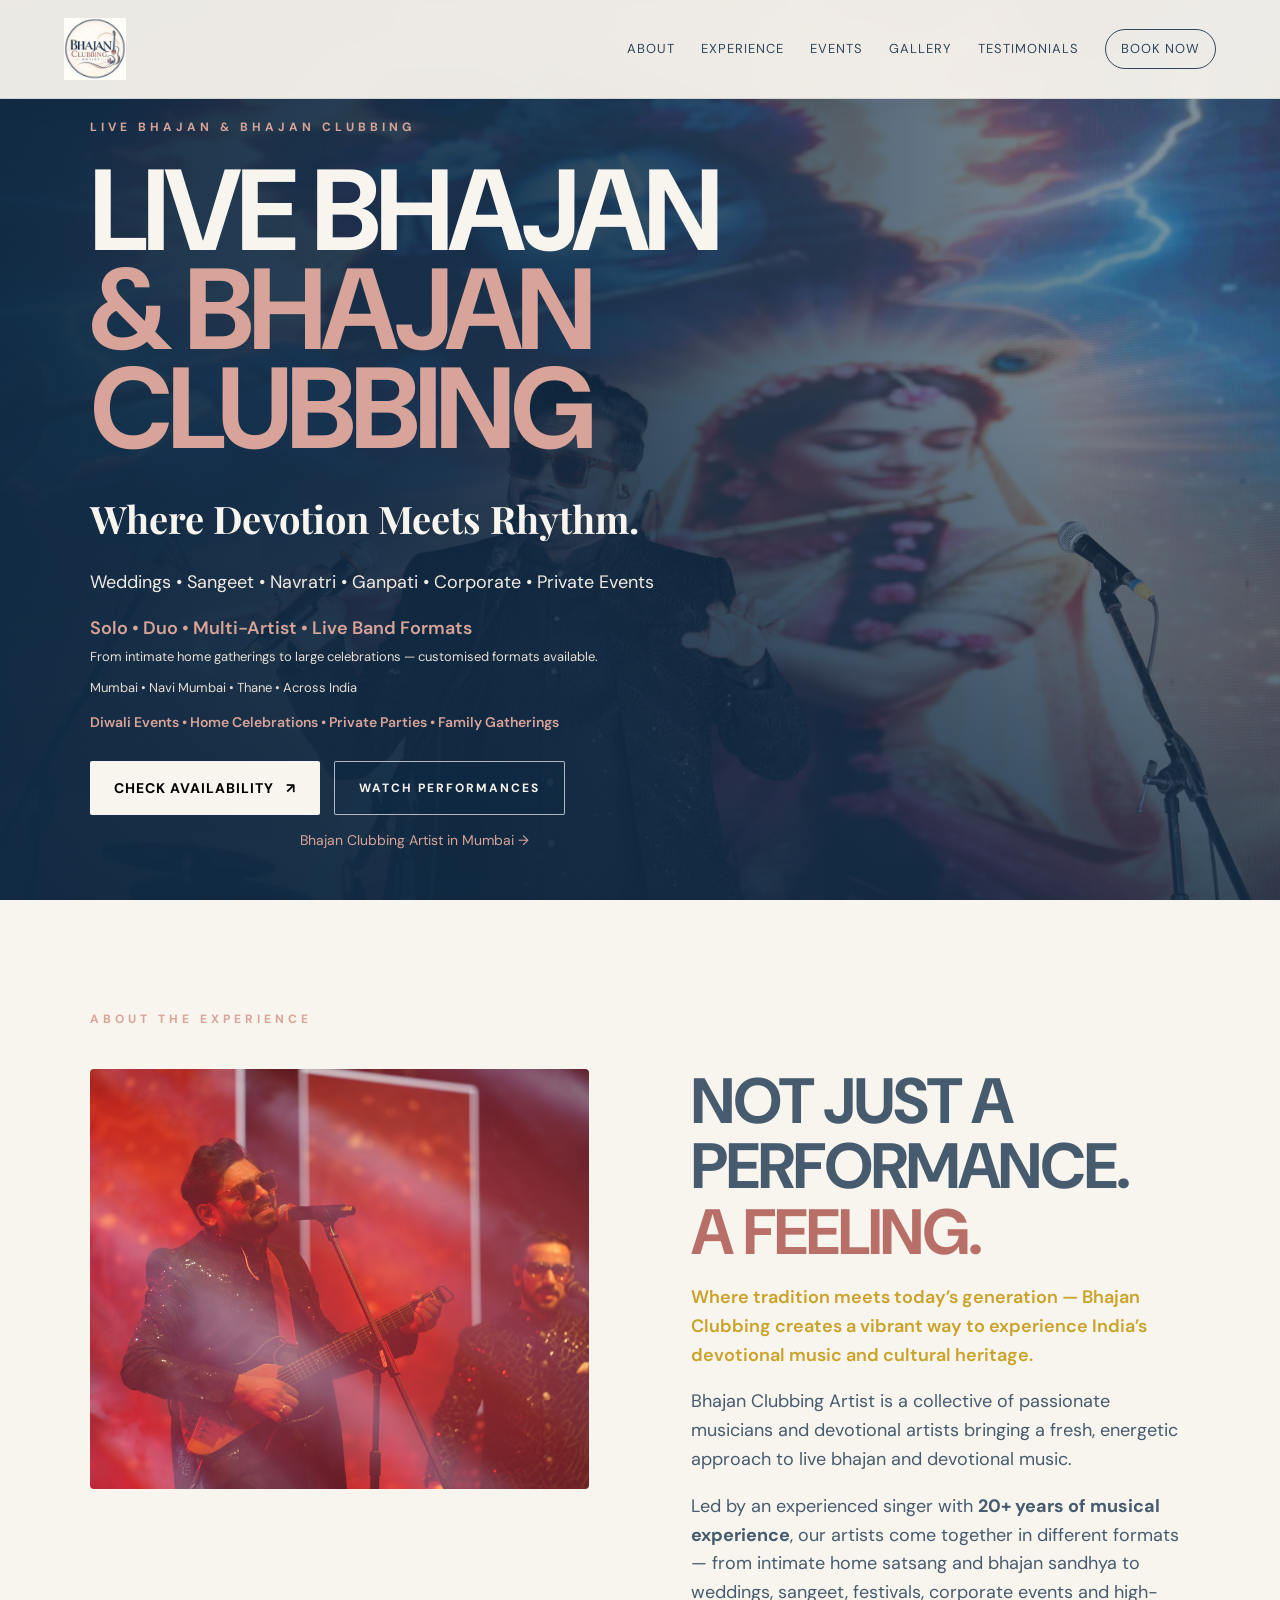
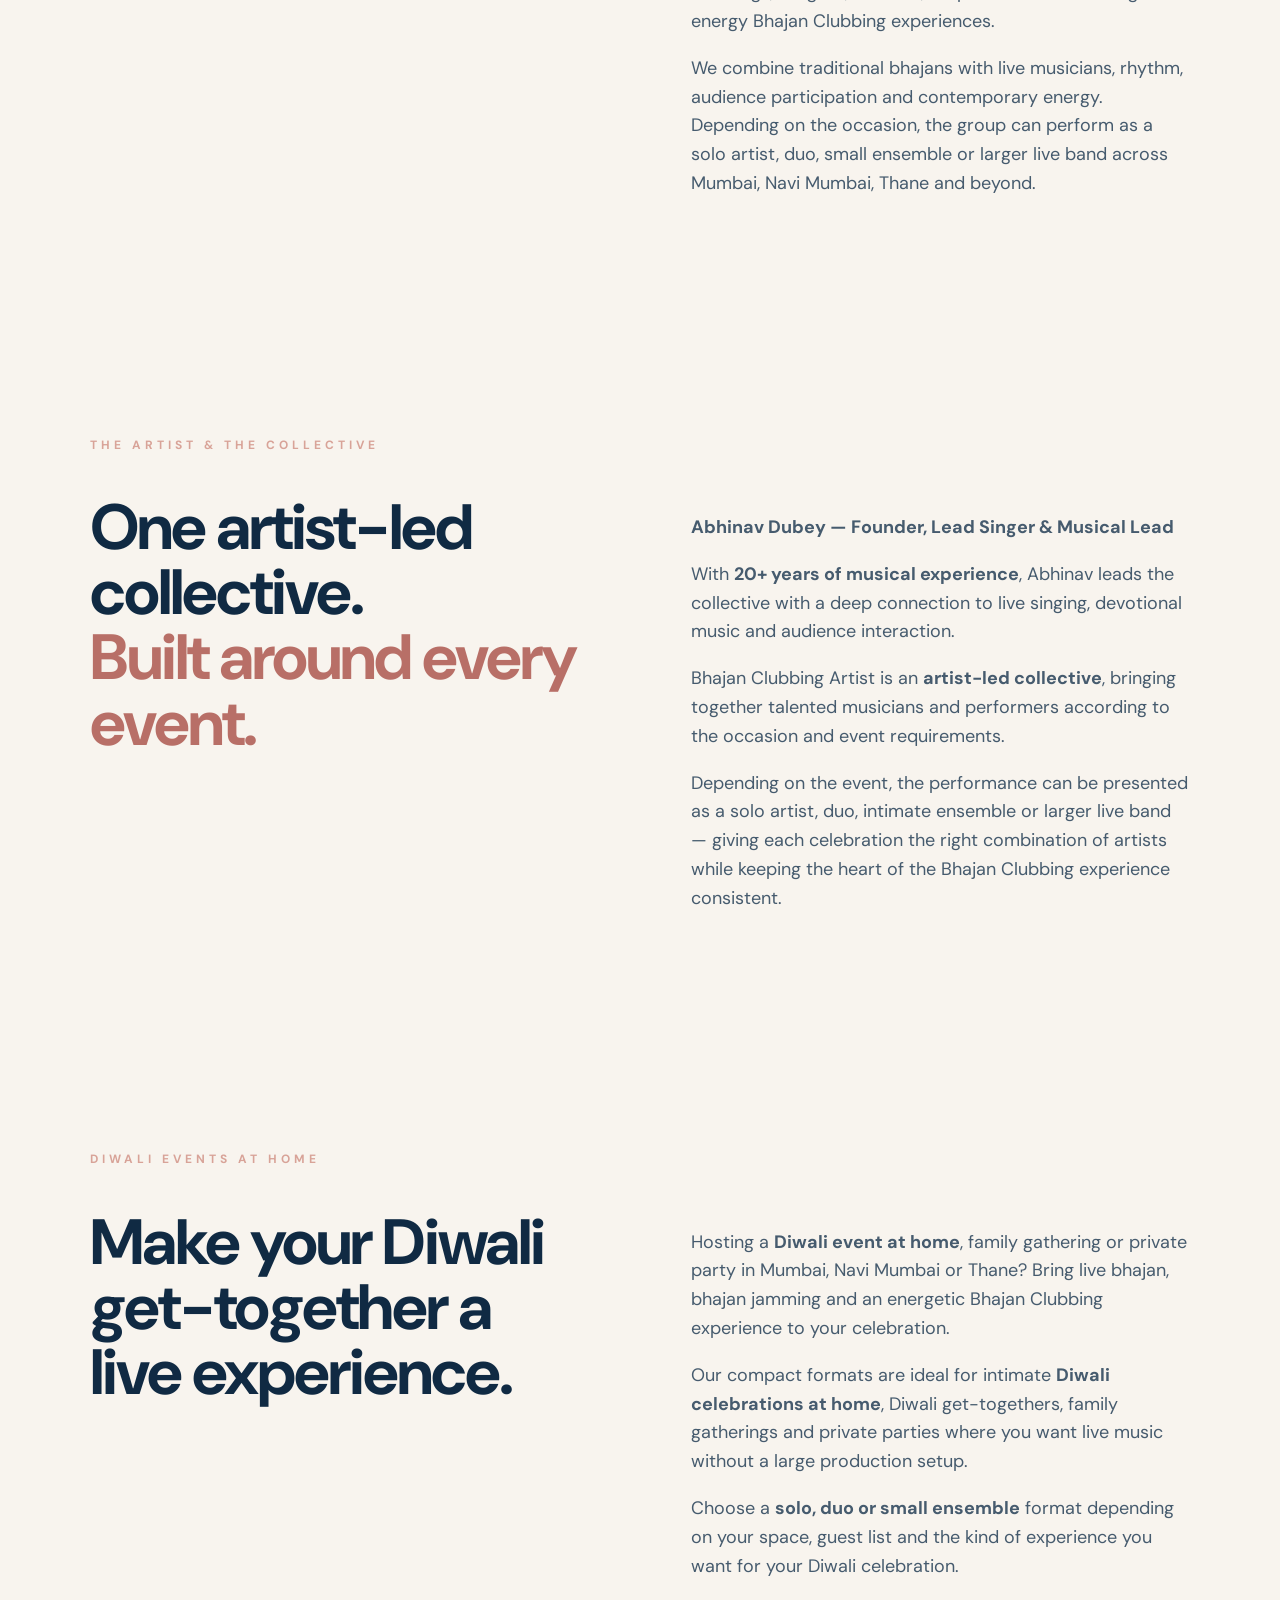
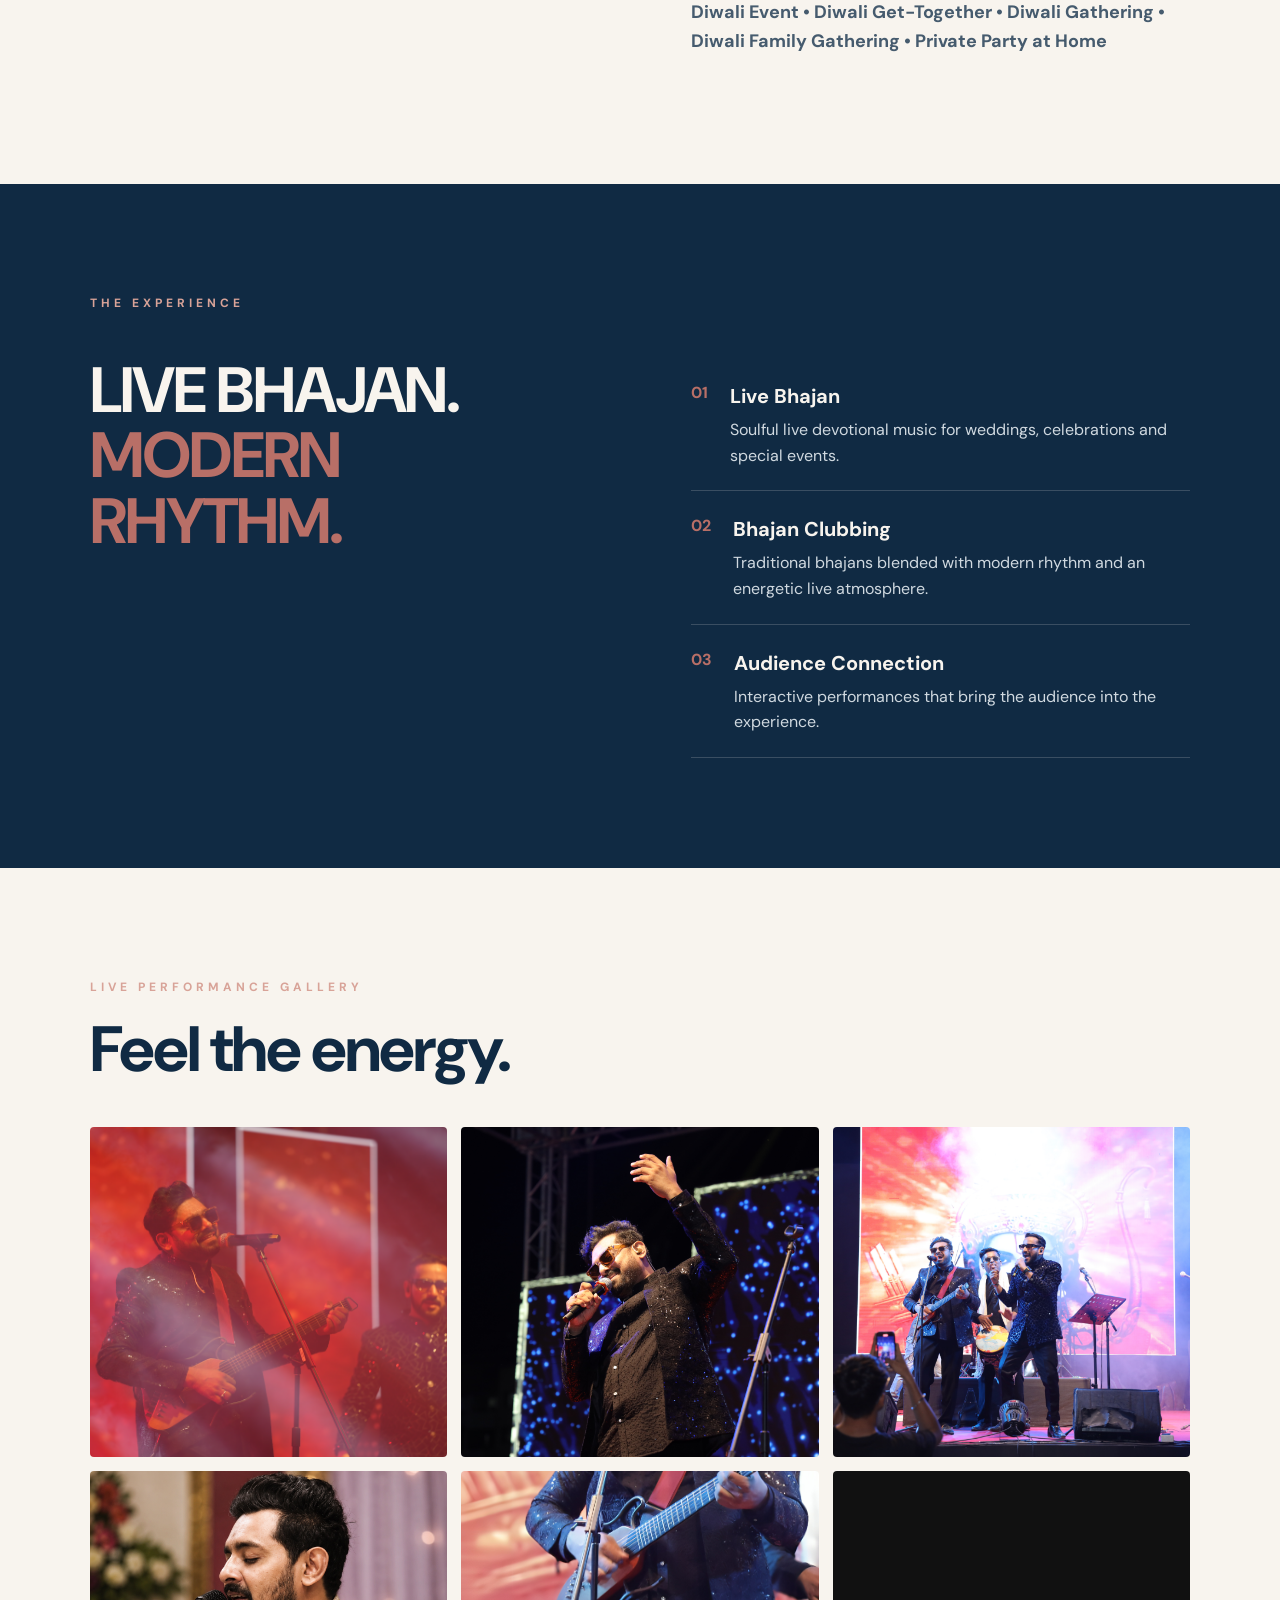
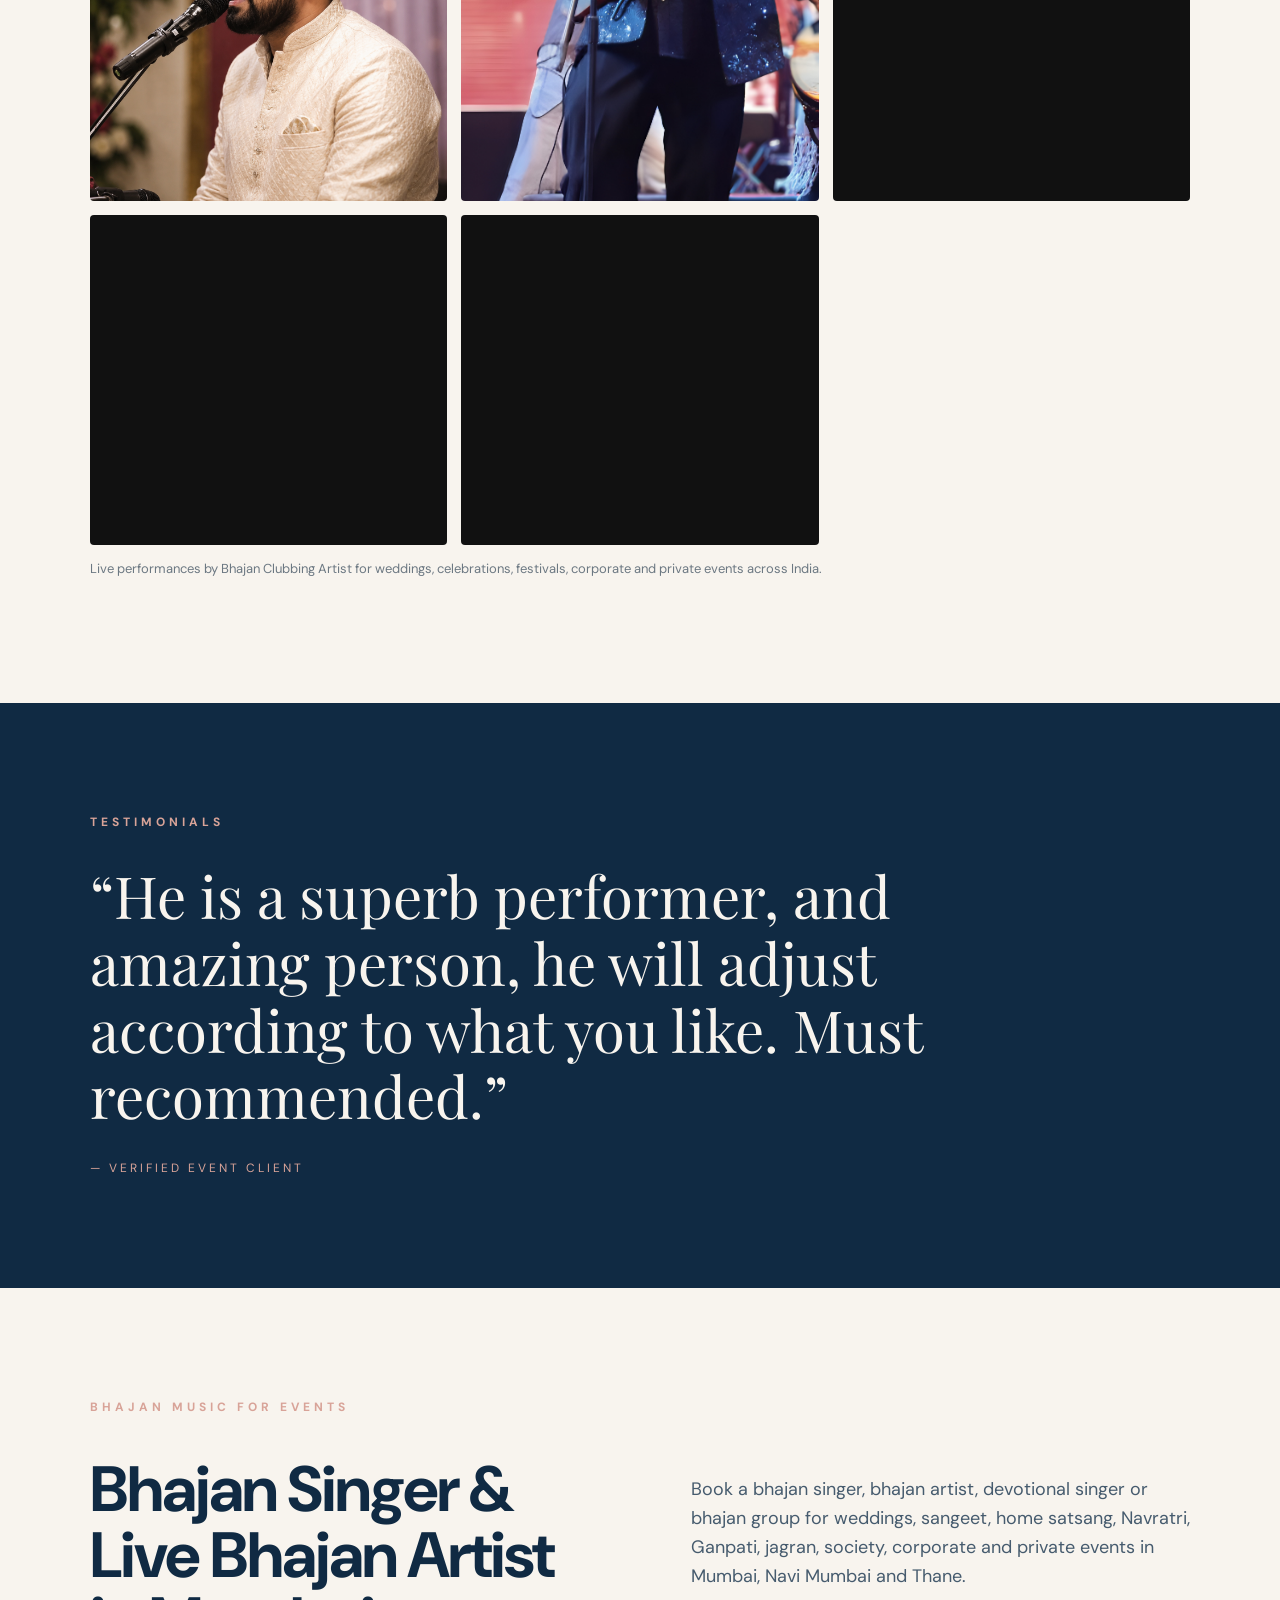
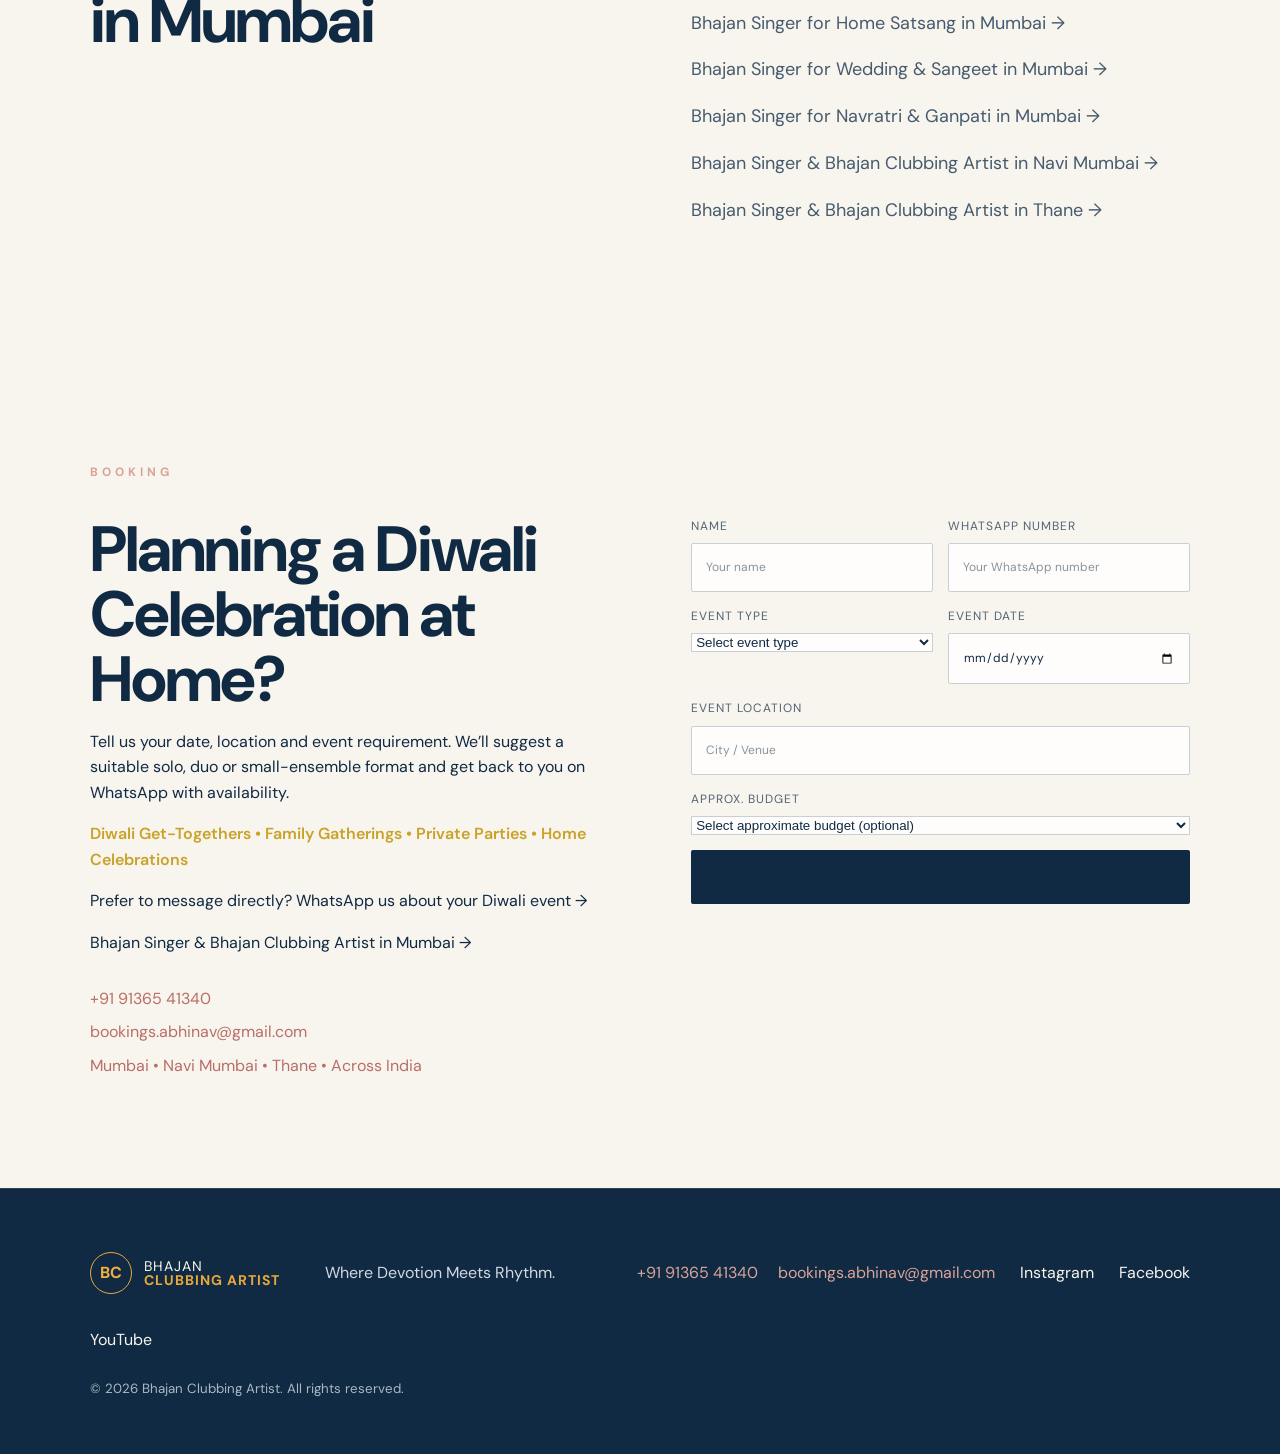
<file: index.html>
<!doctype html>
<html lang="en">
<!-- Google tag (gtag.js) -->
<script async src="https://www.googletagmanager.com/gtag/js?id=AW-18495339882">
</script>
<script>
  window.dataLayer = window.dataLayer || [];
  function gtag(){dataLayer.push(arguments);}
  gtag('js', new Date());

  gtag('config', 'AW-18495339882');
</script>
<head>
  <meta charset="utf-8">
  <meta name="viewport" content="width=device-width, initial-scale=1">

  <title>Bhajan Clubbing Artist in Mumbai &amp; Navi Mumbai | Live Bhajan</title>

  <meta name="description" content="Book a Bhajan Clubbing Artist, bhajan singer or live devotional music group in Mumbai, Navi Mumbai and Thane for Diwali events at home, Diwali get-togethers, family gatherings, private parties, weddings, festivals, corporate and private events.">

  <link rel="canonical" href="https://bhajanclubbingartist.com/">

  <meta property="og:title" content="Bhajan Clubbing Artist in Mumbai &amp; Navi Mumbai | Live Bhajan">
  <meta property="og:description" content="Live Bhajan, Bhajan Clubbing and Bhajan Jamming for weddings, Navratri, Ganpati, corporate and private events in Mumbai, Navi Mumbai, Thane and Maharashtra.">
  <meta property="og:url" content="https://bhajanclubbingartist.com/">
  <meta property="og:type" content="website">

  <meta name="twitter:card" content="summary_large_image">
  <meta name="twitter:title" content="Bhajan Clubbing Artist in Mumbai &amp; Navi Mumbai">
  <meta name="twitter:description" content="Live Bhajan, Bhajan Clubbing and Bhajan Jamming for weddings, Navratri, Ganpati, corporate and private events.">

  <link rel="preconnect" href="https://fonts.googleapis.com">
  <link rel="preconnect" href="https://fonts.gstatic.com" crossorigin>
  <link href="https://fonts.googleapis.com/css2?family=DM+Sans:wght@400;500;600;700&family=Playfair+Display:wght@600;700&display=swap" rel="stylesheet">

  <link rel="stylesheet" href="style.css">

  <script type="application/ld+json">
  {
    "@context": "https://schema.org",
    "@type": "LocalBusiness",
    "name": "Bhajan Clubbing Artist",
    "url": "https://bhajanclubbingartist.com/",
    "description": "Bhajan singer and Bhajan Clubbing Artist offering live bhajan, bhajan clubbing and bhajan jamming for weddings, sangeet, Navratri, Ganpati, satsang, corporate and private events.",
    "telephone": "+91 91365 41340",
    "email": "bookings.abhinav@gmail.com",
    "image": "https://bhajanclubbingartist.com/bhajanclubbingartist-logo.jpg",
    "priceRange": "₹₹",
    "areaServed": [
      { "@type": "City", "name": "Mumbai" },
      { "@type": "City", "name": "Navi Mumbai" },
      { "@type": "City", "name": "Thane" },
      { "@type": "State", "name": "Maharashtra" }
    ],
    "sameAs": [
      "https://www.instagram.com/soulfulabhinav3/",
      "https://www.facebook.com/share/1DUk1aSrC8/",
      "https://youtube.com/@drdmusicabhi"
    ]
  }
  </script>
</head>

<body>

  <header class="site-header">

    <a class="brand" href="#home" aria-label="Bhajan Clubbing Artist home">
  <img
    src="bhajanclubbingartist-logo.jpg"
    alt="Bhajan Clubbing Artist"
    style="height:70px;width:70px;object-fit:contain;display:block;"
  >
</a>

    <button class="menu-btn" id="menuBtn" aria-label="Open menu" aria-expanded="false">☰</button>

    <nav class="nav" id="nav">
      <a href="#about">About</a>
      <a href="#experience">Experience</a>
      <a href="#events">Events</a>
      <a href="#gallery">Gallery</a>
      <a href="#testimonials">Testimonials</a>
      <a class="nav-cta" href="#booking">Book Now</a>
    </nav>

  </header>

  <main>

    <section class="hero" id="home">
  <div class="hero-overlay"></div>

  <div class="hero-content">

    <div class="eyebrow">LIVE BHAJAN &amp; BHAJAN CLUBBING</div>

    <h1>
      LIVE BHAJAN<br>
      <span>&amp; BHAJAN CLUBBING</span>
    </h1>

    <h2>Where Devotion Meets Rhythm.</h2>

    <p>
      Weddings • Sangeet • Navratri • Ganpati • Corporate • Private Events
    </p>

    <p style="margin:14px 0 4px;color:#c9a227;font-size:18px;font-weight:600;">
      Solo • Duo • Multi-Artist • Live Band Formats
    </p>

    <p style="margin:0;color:#aaa;font-size:13px;">
      From intimate home gatherings to large celebrations — customised formats available.
    </p>

    <p style="margin:10px 0 0;color:#aaa;font-size:13px;">
      Mumbai • Navi Mumbai • Thane • Across India
    </p>

    <p style="margin:12px 0 0;color:#c9a227;font-size:14px;font-weight:600;">
      Diwali Events • Home Celebrations • Private Parties • Family Gatherings
    </p>

   <div class="hero-actions">
  <a class="btn btn-primary" href="#bookingForm">
    CHECK AVAILABILITY <span>↗</span>
  </a>

  <a class="btn btn-ghost" href="#gallery">
    WATCH PERFORMANCES
  </a>
</div>

<p style="margin:14px 0 0;text-align:center;font-size:14px;">
  <a href="/bhajan-clubbing-artist-mumbai.html"
     style="color:#c9a227;text-decoration:none;">
    Bhajan Clubbing Artist in Mumbai →
  </a>
</p>

  </div>
</section>

<!-- ABOUT -->
<section class="section about" id="about">

  <div class="section-label">ABOUT THE EXPERIENCE</div>

  <div class="two-col">

    <div>
      <img
        src="DSC06728.jpeg"
        alt="Bhajan singer and Bhajan Clubbing Artist performing live in Mumbai"
        style="width:100%;height:420px;object-fit:cover;border-radius:4px;display:block;"
      >
    </div>

    <div class="copy">

      <h2>
        NOT JUST A PERFORMANCE.<br>
        <span>A FEELING.</span>
      </h2>

      <p style="font-weight:600;color:#c9a227;">
        Where tradition meets today’s generation — Bhajan Clubbing creates a vibrant way to experience India’s devotional music and cultural heritage.
      </p>

      <p>
        Bhajan Clubbing Artist is a collective of passionate musicians and devotional artists bringing a fresh, energetic approach to live bhajan and devotional music.
      </p>

      <p>
        Led by an experienced singer with <strong>20+ years of musical experience</strong>, our artists come together in different formats — from intimate home satsang and bhajan sandhya to weddings, sangeet, festivals, corporate events and high-energy Bhajan Clubbing experiences.
      </p>

      <p>
        We combine traditional bhajans with live musicians, rhythm, audience participation and contemporary energy. Depending on the occasion, the group can perform as a solo artist, duo, small ensemble or larger live band across Mumbai, Navi Mumbai, Thane and beyond.
      </p>

    </div>

  </div>

</section>

<!-- ARTISTS -->
<section class="section" id="artists">

  <div class="section-label">THE ARTIST &amp; THE COLLECTIVE</div>

  <div class="two-col">
    <div>
      <h2>One artist-led collective.<br><span>Built around every event.</span></h2>
    </div>

    <div class="copy">
      <p>
        <strong>Abhinav Dubey — Founder, Lead Singer &amp; Musical Lead</strong>
      </p>

      <p>
        With <strong>20+ years of musical experience</strong>, Abhinav leads the collective with a deep connection to live singing, devotional music and audience interaction.
      </p>

      <p>
        Bhajan Clubbing Artist is an <strong>artist-led collective</strong>, bringing together talented musicians and performers according to the occasion and event requirements.
      </p>

      <p>
        Depending on the event, the performance can be presented as a solo artist, duo, intimate ensemble or larger live band — giving each celebration the right combination of artists while keeping the heart of the Bhajan Clubbing experience consistent.
      </p>
    </div>
  </div>

</section>


   <!-- DIWALI HOME EVENTS -->
<section class="section" id="diwali-events">

  <div class="section-label">DIWALI EVENTS AT HOME</div>

  <div class="two-col">
    <div>
      <h2>Make your Diwali get-together a live experience.</h2>
    </div>

    <div class="copy">
      <p>
        Hosting a <strong>Diwali event at home</strong>, family gathering or private party in Mumbai, Navi Mumbai or Thane? Bring live bhajan, bhajan jamming and an energetic Bhajan Clubbing experience to your celebration.
      </p>

      <p>
        Our compact formats are ideal for intimate <strong>Diwali celebrations at home</strong>, Diwali get-togethers, family gatherings and private parties where you want live music without a large production setup.
      </p>

      <p>
        Choose a <strong>solo, duo or small ensemble</strong> format depending on your space, guest list and the kind of experience you want for your Diwali celebration.
      </p>

      <p>
        <strong>Diwali Event • Diwali Get-Together • Diwali Gathering • Diwali Family Gathering • Private Party at Home</strong>
      </p>
    </div>
  </div>

</section>

<!-- EXPERIENCE -->
<section class="section dark" id="experience">

  <div class="section-label">THE EXPERIENCE</div>

  <div class="experience-grid">

    <div>
      <h2>
        LIVE BHAJAN.<br>
        <span>MODERN RHYTHM.</span>
      </h2>
    </div>

    <div class="feature-list">

      <div class="feature">
        <b>01</b>
        <div>
          <h3>Live Bhajan</h3>
          <p>
            Soulful live devotional music for weddings, celebrations and special events.
          </p>
        </div>
      </div>

      <div class="feature">
        <b>02</b>
        <div>
          <h3>Bhajan Clubbing</h3>
          <p>
            Traditional bhajans blended with modern rhythm and an energetic live atmosphere.
          </p>
        </div>
      </div>

      <div class="feature">
        <b>03</b>
        <div>
          <h3>Audience Connection</h3>
          <p>
            Interactive performances that bring the audience into the experience.
          </p>
        </div>
      </div>

    </div>

  </div>

</section>

    

   <!-- GALLERY -->
<section class="section media-section" id="gallery">

  <div class="section-label">LIVE PERFORMANCE GALLERY</div>

  <h2 class="section-title">Feel the energy.</h2>

  <div style="display:grid;grid-template-columns:repeat(3,1fr);gap:14px;">

    <div style="overflow:hidden;border-radius:4px;">
      <img src="DSC06728.jpeg"
           alt="Bhajan Clubbing Artist live performance"
           style="width:100%;height:330px;object-fit:cover;display:block;">
    </div>

    <div style="overflow:hidden;border-radius:4px;">
      <img src="0T0A6309.jpeg"
           alt="Live Bhajan Clubbing performance with musicians in Mumbai"
           style="width:100%;height:330px;object-fit:cover;display:block;">
    </div>

    <div style="overflow:hidden;border-radius:4px;">
      <img src="0T0A6297.jpeg"
           alt="Live bhajan singer and guitarist performing at an event in Mumbai"
           style="width:100%;height:330px;object-fit:cover;display:block;">
    </div>

    <div style="overflow:hidden;border-radius:4px;">
      <img src="F6178CBC-D972-4872-8378-82D3E4B531BD.png"
           alt="Bhajan Clubbing Artist live performance"
           style="width:100%;height:330px;object-fit:cover;display:block;">
    </div>

    <div style="overflow:hidden;border-radius:4px;">
      <img src="IMG_9334.JPG"
           alt="Live devotional bhajan music performance in Mumbai"
           style="width:100%;height:330px;object-fit:cover;display:block;">
    </div>

    <!-- YouTube Performance 1 -->
    <div style="overflow:hidden;border-radius:4px;background:#111;">
      <iframe
        src="https://www.youtube.com/embed/fI8KWr8RmvM"
        title="Bhajan Clubbing live performance"
        style="width:100%;height:330px;border:0;display:block;"
        allow="accelerometer; autoplay; clipboard-write; encrypted-media; gyroscope; picture-in-picture; web-share"
        allowfullscreen>
      </iframe>
    </div>

    <!-- YouTube Performance 2 -->
    <div style="overflow:hidden;border-radius:4px;background:#111;">
      <iframe
        src="https://www.youtube.com/embed/Nkga6KaKftc"
        title="Bhajan Clubbing live performance"
        style="width:100%;height:330px;border:0;display:block;"
        allow="accelerometer; autoplay; clipboard-write; encrypted-media; gyroscope; picture-in-picture; web-share"
        allowfullscreen>
      </iframe>
    </div>

    <!-- YouTube Performance 3 -->
    <div style="overflow:hidden;border-radius:4px;background:#111;">
      <iframe
        src="https://www.youtube.com/embed/dfwfM2CAWmE"
        title="Bhajan Clubbing live performance"
        style="width:100%;height:330px;border:0;display:block;"
        allow="accelerometer; autoplay; clipboard-write; encrypted-media; gyroscope; picture-in-picture; web-share"
        allowfullscreen>
      </iframe>
    </div>

  </div>

  <p class="note">
    Live performances by Bhajan Clubbing Artist for weddings, celebrations,
    festivals, corporate and private events across India.
  </p>

</section>
 
 
    
    
    <!-- TESTIMONIALS -->
<section class="section dark" id="testimonials">

  <div class="section-label">TESTIMONIALS</div>

  <div class="quote">
    “He is a superb performer, and amazing person, he will adjust according to what you like. Must recommended.”
  </div>

  <div class="quote-by">— VERIFIED EVENT CLIENT</div>

</section>

 <!-- SEO / SERVICES -->
<section class="section" id="services">
  <div class="section-label">BHAJAN MUSIC FOR EVENTS</div>
  <div class="two-col">
    <div>
      <h2>Bhajan Singer &amp; Live Bhajan Artist in Mumbai</h2>
    </div>
    <div class="copy">
      <p>Book a bhajan singer, bhajan artist, devotional singer or bhajan group for weddings, sangeet, home satsang, Navratri, Ganpati, jagran, society, corporate and private events in Mumbai, Navi Mumbai and Thane.</p>
      <p><a href="/bhajan-singer-home-satsang-mumbai.html">Bhajan Singer for Home Satsang in Mumbai →</a></p>
      <p><a href="/bhajan-singer-wedding-sangeet-mumbai.html">Bhajan Singer for Wedding &amp; Sangeet in Mumbai →</a></p>
      <p><a href="/bhajan-singer-navratri-ganpati-mumbai.html">Bhajan Singer for Navratri &amp; Ganpati in Mumbai →</a></p>
      <p><a href="/bhajan-singer-navi-mumbai.html">Bhajan Singer &amp; Bhajan Clubbing Artist in Navi Mumbai →</a></p>
      <p><a href="/bhajan-singer-thane.html">Bhajan Singer &amp; Bhajan Clubbing Artist in Thane →</a></p>
    </div>
  </div>
</section>

 <!-- BOOKING -->
<section class="section booking" id="booking">

  <div class="section-label">BOOKING</div>

  <div class="two-col booking-grid">

    <div>

      <h2>Planning a Diwali Celebration at Home?</h2>

      <p>
        Tell us your date, location and event requirement. We’ll suggest a suitable solo, duo or small-ensemble format and get back to you on WhatsApp with availability.
      </p>

      <p style="font-weight:600;color:#c9a227;">
        Diwali Get-Togethers • Family Gatherings • Private Parties • Home Celebrations
      </p>

      <p style="margin:0 0 16px;">
        Prefer to message directly?
        <a href="https://wa.me/919136541340?text=Hello%2C%20I%20am%20planning%20a%20Diwali%20celebration%20at%20home.%20I%20would%20like%20to%20check%20availability." target="_blank" rel="noopener">WhatsApp us about your Diwali event →</a>
      </p>

      <p style="margin:0 0 12px;">
        <a href="/bhajan-clubbing-artist-mumbai.html">Bhajan Singer &amp; Bhajan Clubbing Artist in Mumbai →</a>
      </p>

      <div class="contact-mini">
        <a href="tel:+919136541340">+91 91365 41340</a>

        <a href="mailto:bookings.abhinav@gmail.com">
          bookings.abhinav@gmail.com
        </a>

        <span>Mumbai • Navi Mumbai • Thane • Across India</span>
      </div>

    </div>

    <form id="bookingForm" class="booking-form">

      <label>
        Name
        <input
          name="name"
          type="text"
          placeholder="Your name"
          required>
      </label>

      <label>
        WhatsApp Number
        <input
          name="phone"
          type="tel"
          placeholder="Your WhatsApp number"
          required>
      </label>

      <label>
        Event Type
        <select name="event" required>
          <option value="">Select event type</option>
          <option value="Wedding / Sangeet">Wedding / Sangeet</option>
          <option value="Diwali Event">Diwali Event</option>
          <option value="Diwali Get-Together">Diwali Get-Together</option>
          <option value="Private / Home Celebration">Private / Home Celebration</option>
          <option value="Navratri">Navratri</option>
          <option value="Ganpati">Ganpati</option>
          <option value="Jagran / Satsang">Jagran / Satsang</option>
          <option value="Corporate Event">Corporate Event</option>
          <option value="Private Event">Private Event</option>
          <option value="Other">Other</option>
        </select>
      </label>

     <label>
  Event Date
  <input
    name="date"
    type="date"
    required
    onclick="if(this.showPicker) this.showPicker()"
    style="cursor:pointer;">
</label>

      <label>
        Event Location
        <input
          name="location"
          type="text"
          placeholder="City / Venue"
          required>
      </label>

      <label>
        Approx. Budget
        <select name="budget">
          <option value="">Select approximate budget (optional)</option>
          <option value="₹15,000 – ₹30,000">₹15,000 – ₹30,000</option>
          <option value="₹30,000 – ₹75,000">₹30,000 – ₹75,000</option>
          <option value="₹75,000 – ₹1.5 Lakh">₹75,000 – ₹1.5 Lakh</option>
          <option value="₹1.5 Lakh – ₹2.5 Lakh">₹1.5 Lakh – ₹2.5 Lakh</option>
          <option value="Customized Requirement">Customized Requirement</option>
          <option value="Not sure yet">Not sure yet</option>
        </select>
      </label>

      <button class="btn btn-primary" type="submit">
        SEND ENQUIRY ON WHATSAPP ↗
      </button>

    </form>

  </div>

</section>

  </main>


  <!-- FOOTER -->
  <footer class="footer">

    <div class="brand footer-brand">

      <span class="brand-mark">BC</span>

      <span class="brand-name">
        BHAJAN<br>
        <strong>CLUBBING ARTIST</strong>
      </span>

    </div>

    <p>Where Devotion Meets Rhythm.</p>

    <div class="footer-links">

      <a href="tel:+919136541340">
        +91 91365 41340
      </a>

      <a href="mailto:bookings.abhinav@gmail.com">
        bookings.abhinav@gmail.com
      </a>

    </div>

    <a
      href="https://www.instagram.com/soulfulabhinav3?stkn=MXh0MTVtN3JrY2pmYg%3D%3D&utm_source=qr"
      target="_blank"
      rel="noopener">
      Instagram
    </a>

    <a
      href="https://www.facebook.com/share/1DUk1aSrC8/?mibextid=wwXIfr"
      target="_blank"
      rel="noopener">
      Facebook
    </a>

    <a
      href="https://youtube.com/@drdmusicabhi?si=mj0S5ttZk9lfcn_G"
      target="_blank"
      rel="noopener">
      YouTube
    </a>

    <small>
      © <span id="year"></span> Bhajan Clubbing Artist. All rights reserved.
    </small>

  </footer>


  <script src="script.js"></script>

</body>
</html>
</file>
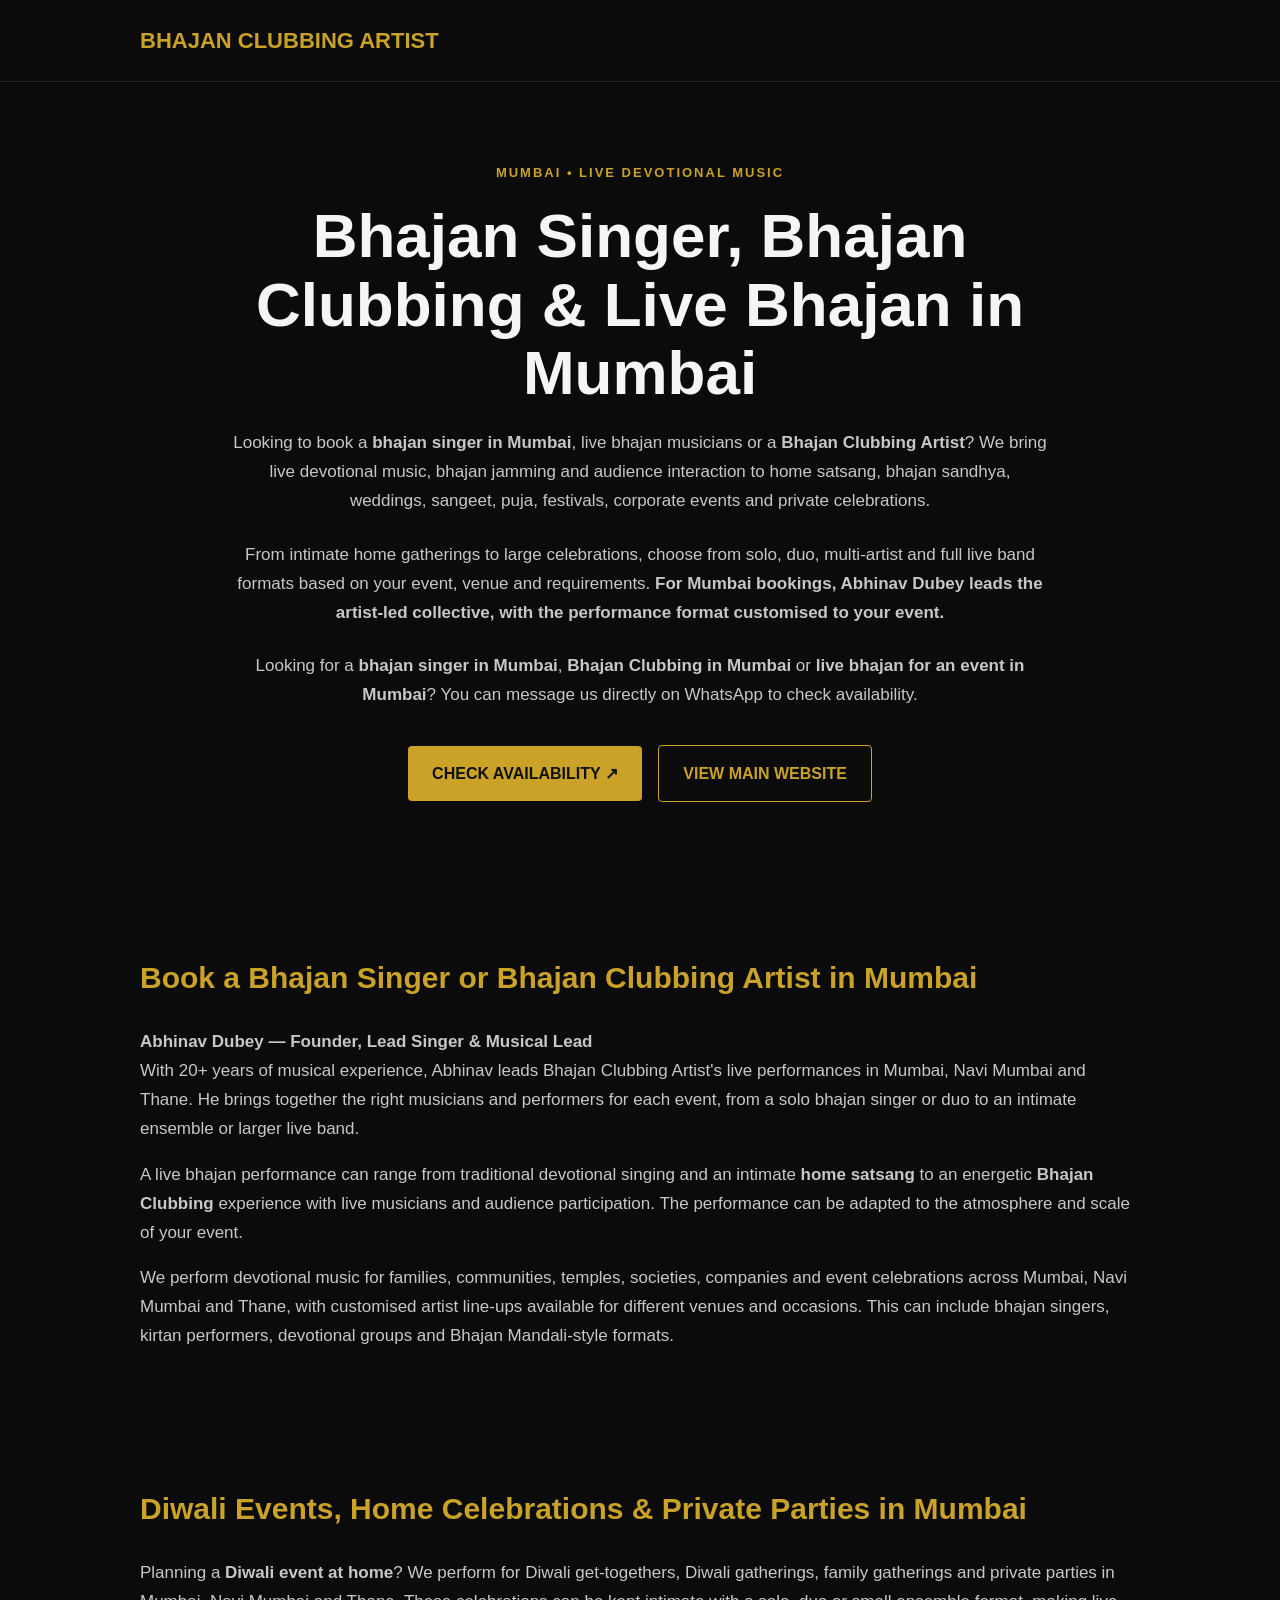
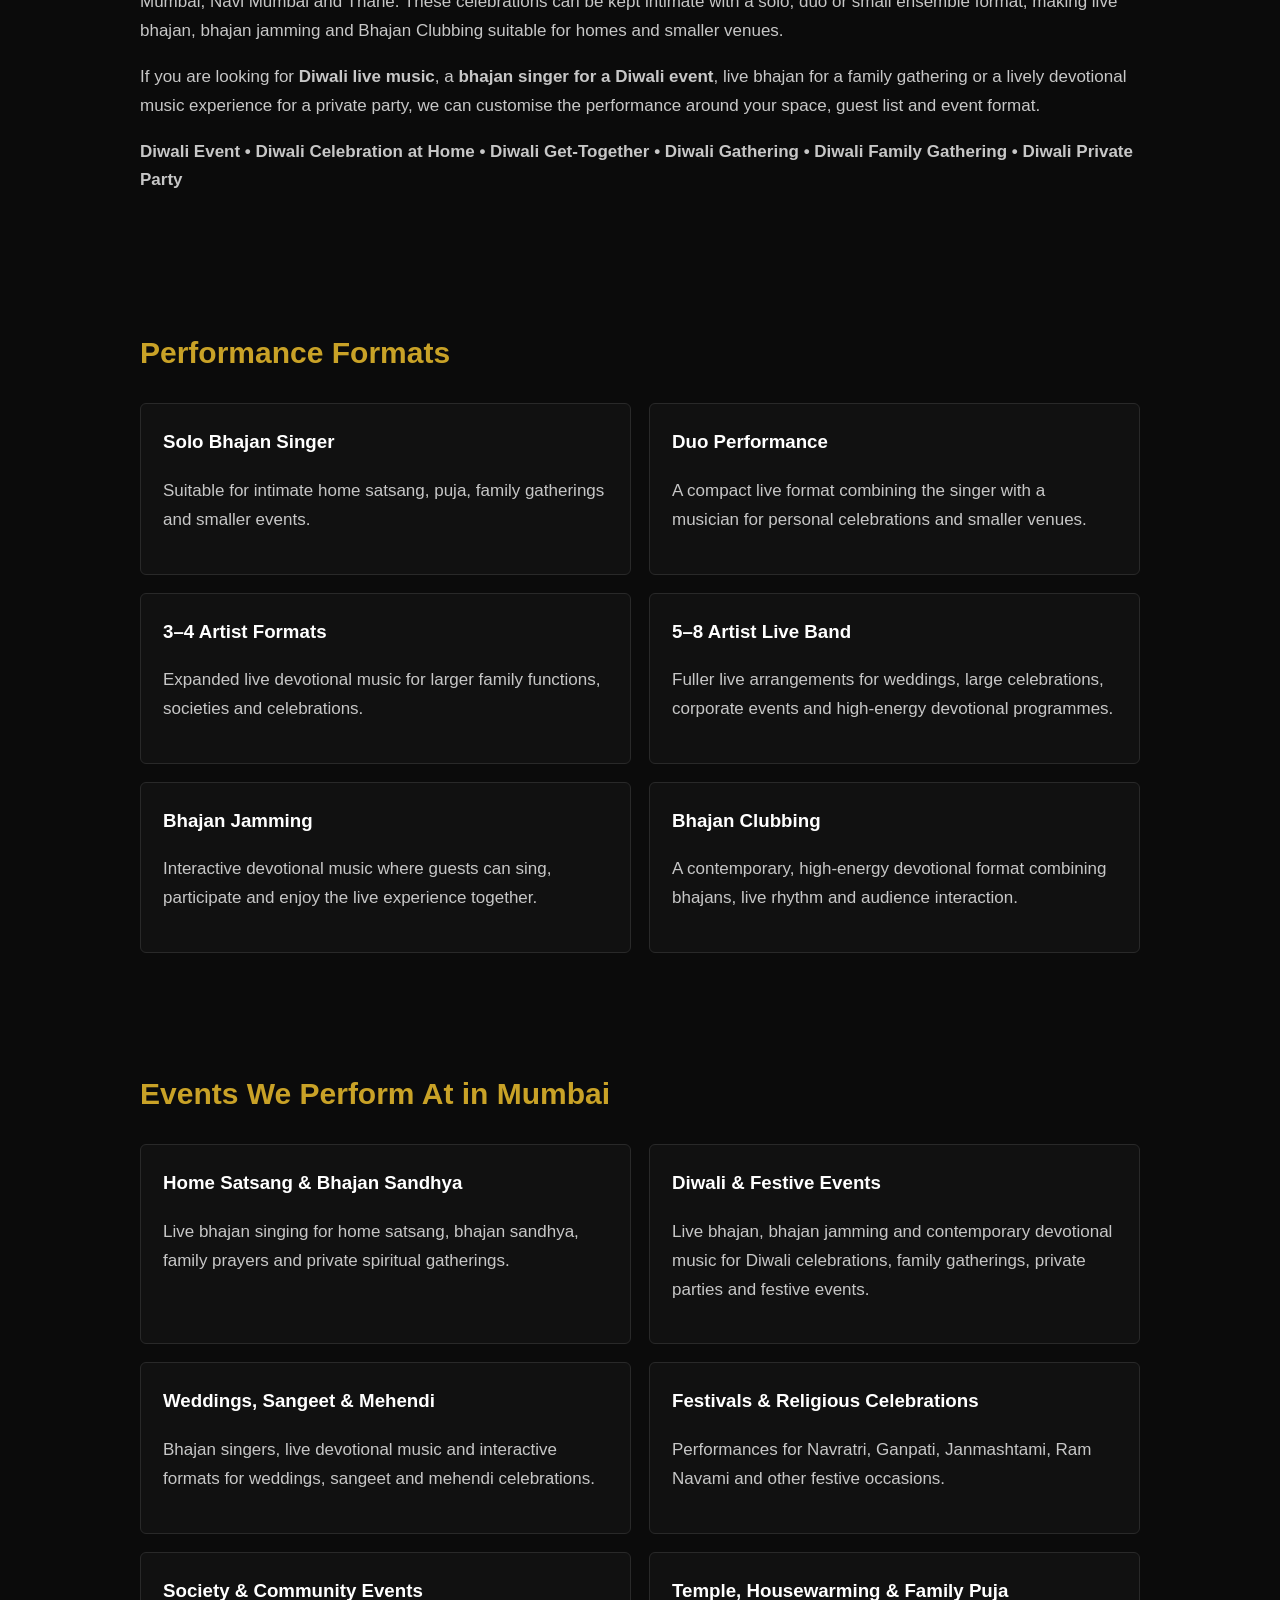
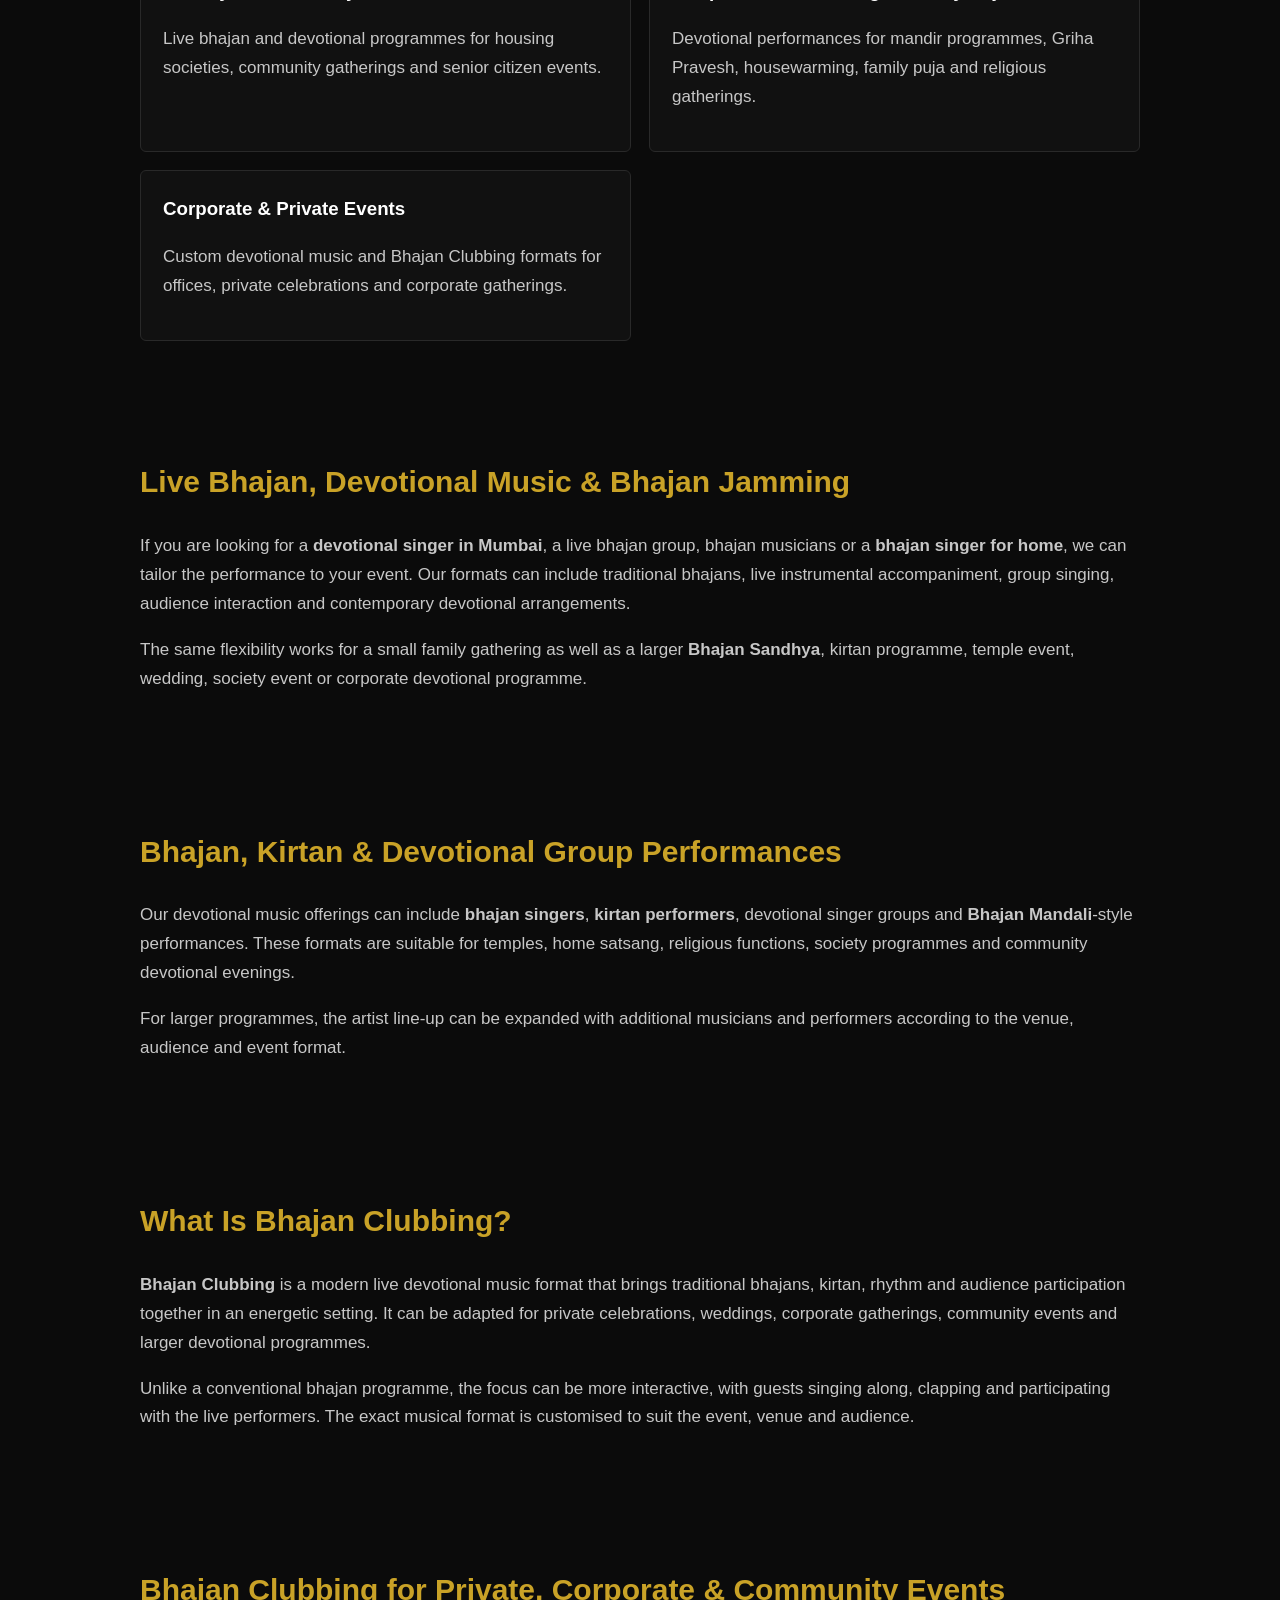
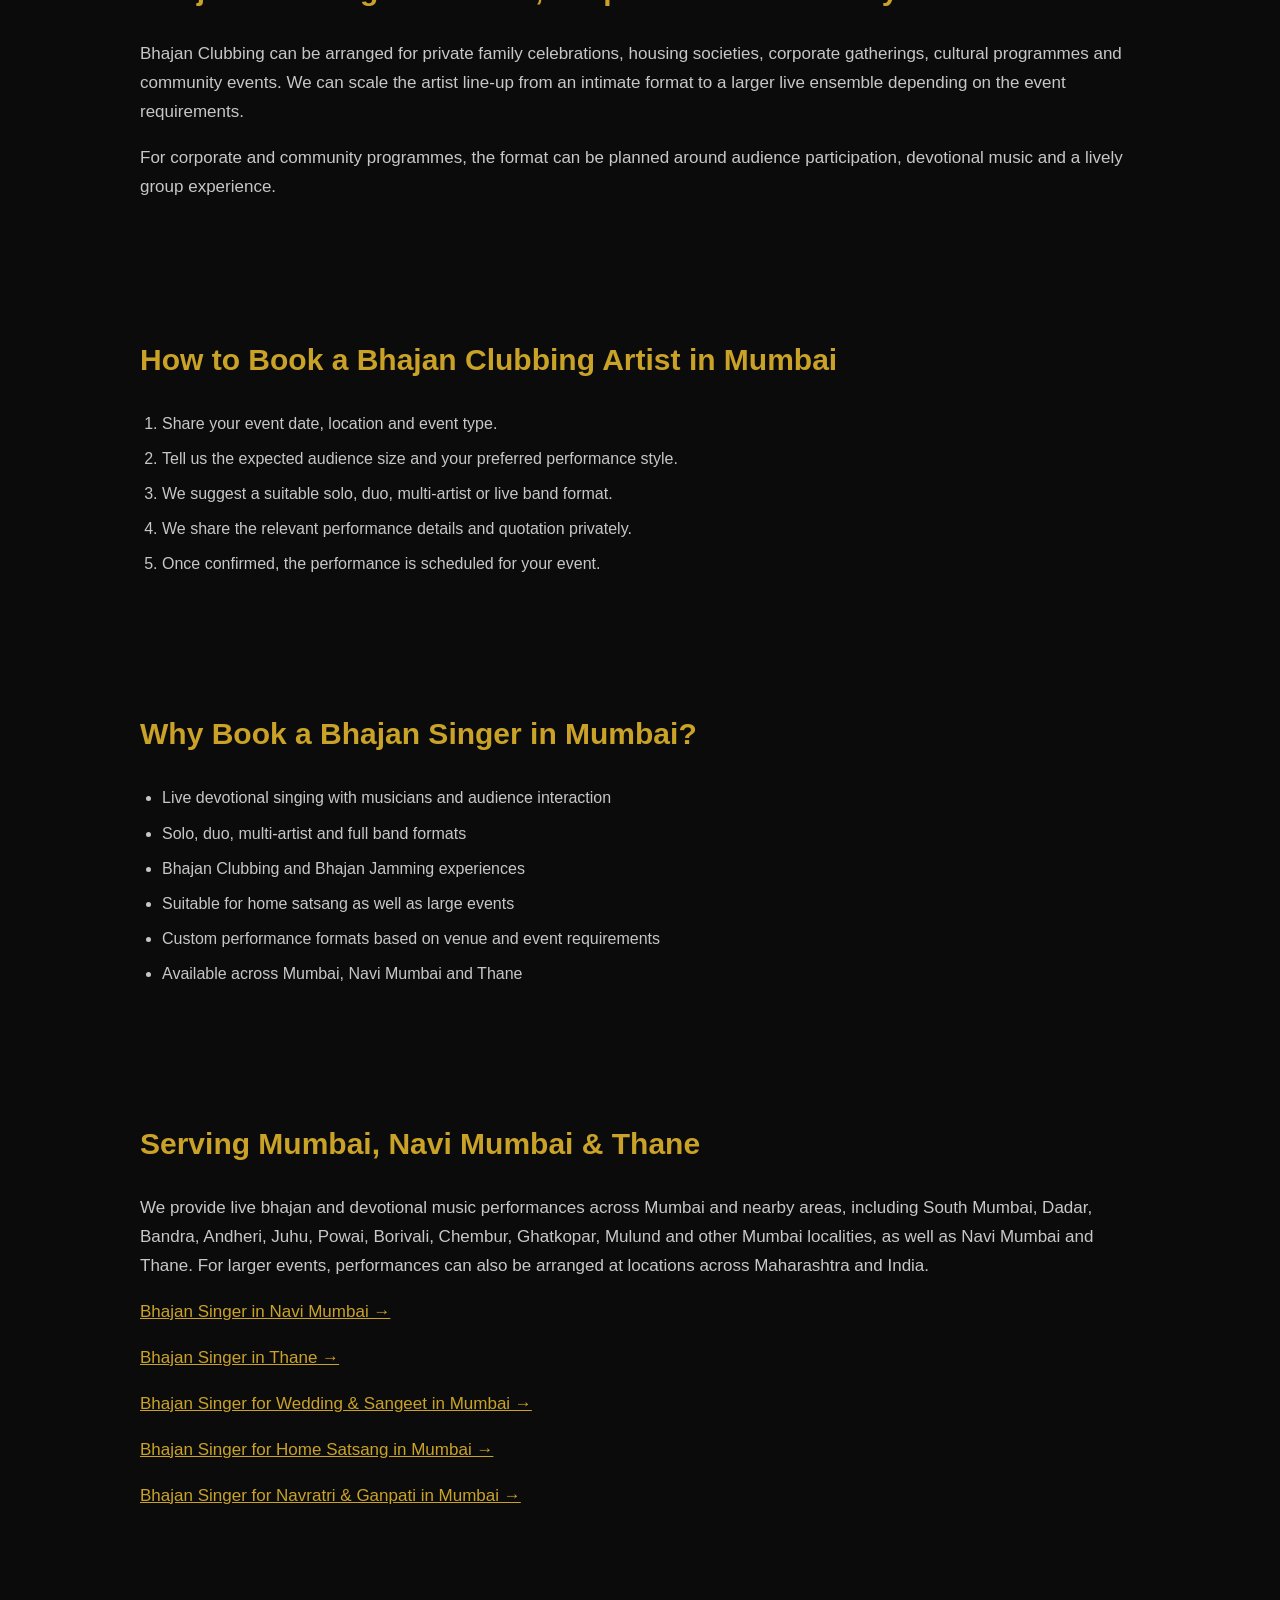
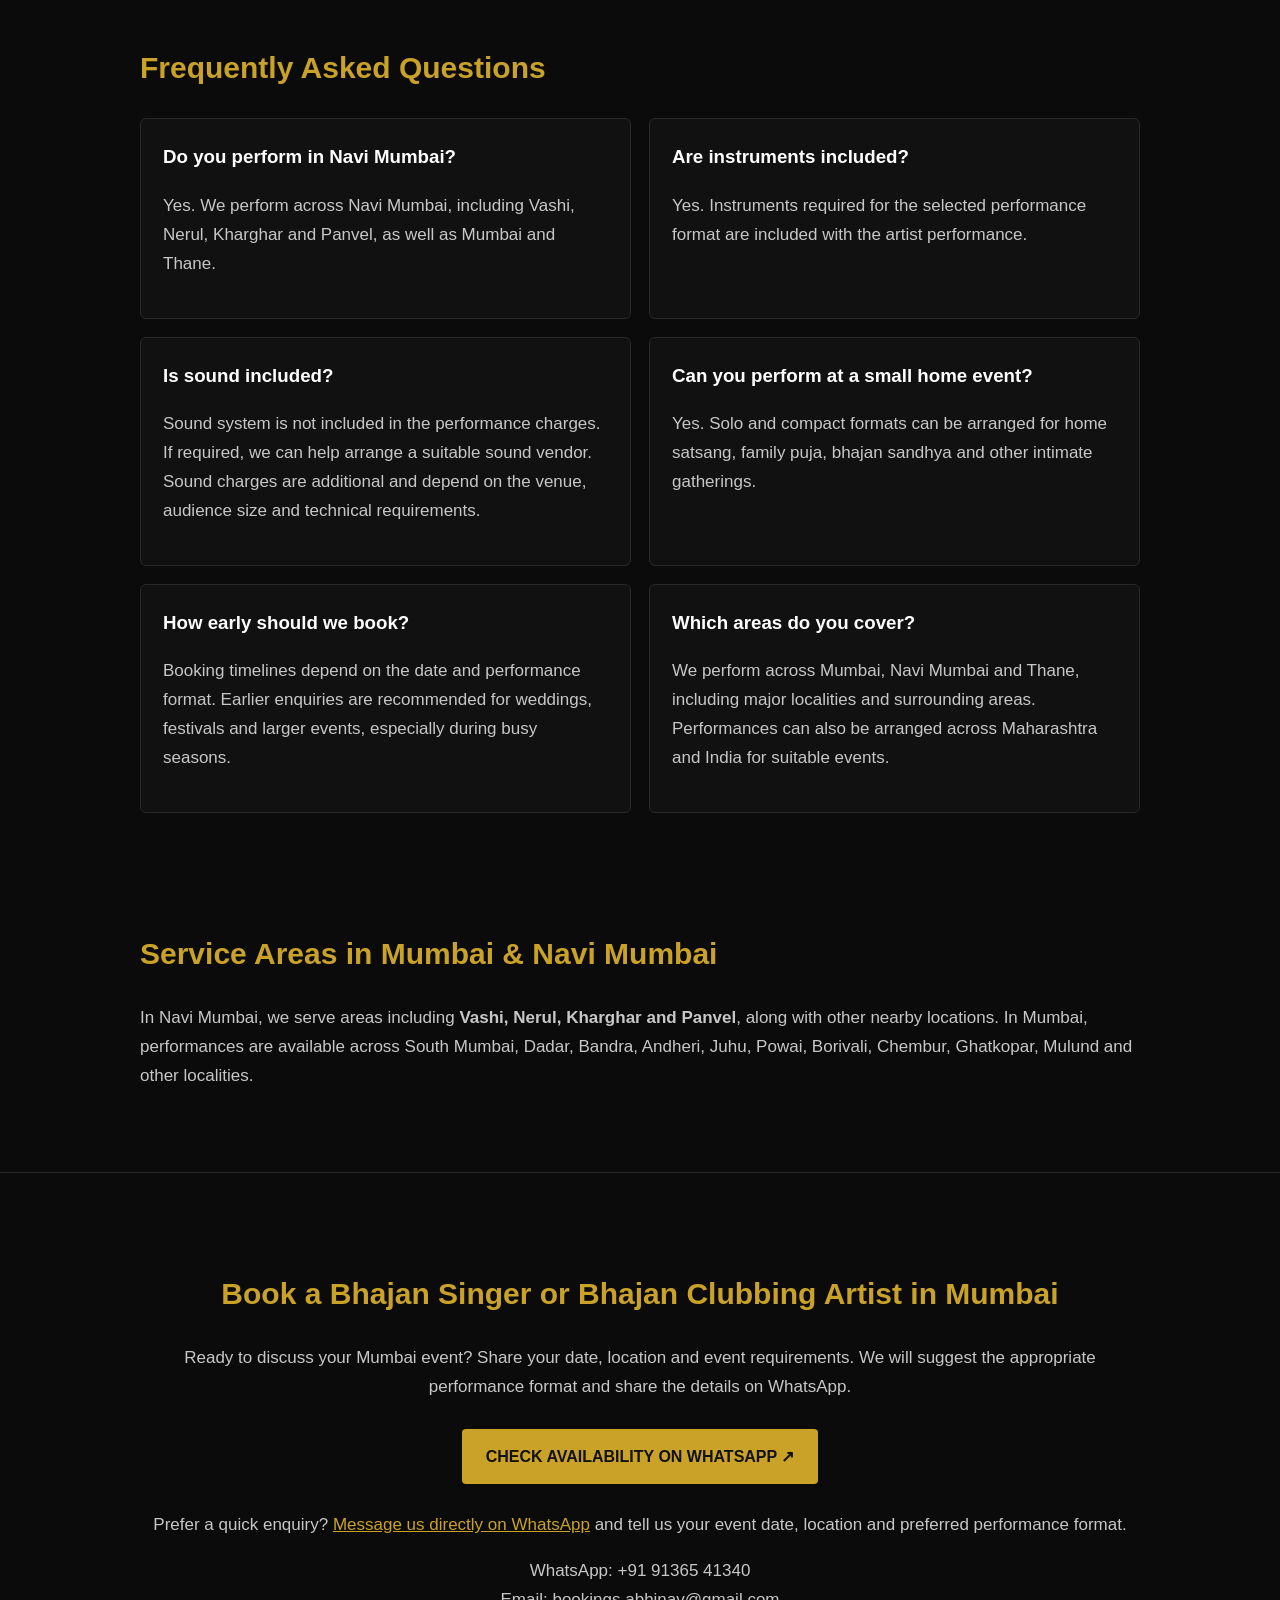
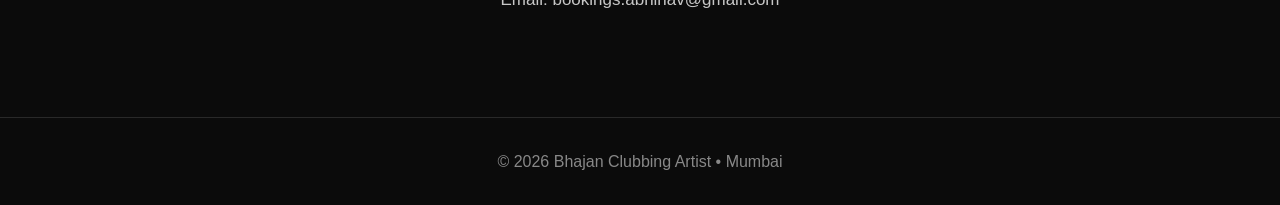
<file: bhajan-clubbing-artist-mumbai.html>
<!DOCTYPE html>
<html lang="en">
<head>
  <meta charset="UTF-8">
  <title>Bhajan Singer & Bhajan Clubbing in Mumbai | Live Devotional Music</title>

  <meta name="description" content="Book a Bhajan Clubbing Artist or bhajan singer in Mumbai for Diwali events at home, Diwali get-togethers, family gatherings, private parties, weddings, festivals, society and corporate events. Solo, duo and larger formats available.">

  <meta name="viewport" content="width=device-width, initial-scale=1.0">

  <link rel="canonical"
    href="https://bhajanclubbingartist.com/bhajan-clubbing-artist-mumbai.html">

  <style>
    * { box-sizing: border-box; }

    body {
      margin: 0;
      font-family: Arial, sans-serif;
      background: #0b0b0b;
      color: #f5f5f5;
      line-height: 1.7;
    }

    .container {
      width: min(1000px, 92%);
      margin: auto;
    }

    header {
      padding: 22px 0;
      border-bottom: 1px solid #252525;
    }

    .logo {
      color: #c9a227;
      font-size: 22px;
      font-weight: 700;
      text-decoration: none;
    }

    .hero {
      padding: 80px 0 60px;
      text-align: center;
    }

    .label {
      color: #c9a227;
      font-size: 13px;
      letter-spacing: 2px;
      font-weight: 700;
      margin-bottom: 18px;
    }

    h1 {
      font-size: clamp(34px, 6vw, 62px);
      line-height: 1.1;
      margin: 0 auto 22px;
      max-width: 900px;
    }

    h2 {
      color: #c9a227;
      margin-top: 45px;
      font-size: 30px;
    }

    p {
      color: #c7c7c7;
      font-size: 17px;
    }

    .hero p {
      max-width: 820px;
      margin: 0 auto 25px;
    }

    .btn {
      display: inline-block;
      margin: 10px 6px;
      padding: 14px 24px;
      text-decoration: none;
      font-weight: 700;
      border-radius: 4px;
    }

    .primary {
      background: #c9a227;
      color: #111;
    }

    .secondary {
      border: 1px solid #c9a227;
      color: #c9a227;
    }

    section {
      padding: 35px 0;
    }

    .card-grid {
      display: grid;
      grid-template-columns: repeat(2, 1fr);
      gap: 18px;
      margin-top: 25px;
    }

    .card {
      border: 1px solid #292929;
      padding: 22px;
      border-radius: 6px;
      background: #111;
    }

    .card h3 {
      color: #fff;
      margin-top: 0;
    }

    ul {
      color: #c7c7c7;
      padding-left: 22px;
    }

    li {
      margin: 8px 0;
    }

    .booking {
      text-align: center;
      border-top: 1px solid #292929;
      margin-top: 30px;
      padding-top: 50px;
    }

    footer {
      margin-top: 50px;
      padding: 30px 0;
      border-top: 1px solid #292929;
      text-align: center;
      color: #888;
    }

    a {
      color: #c9a227;
    }

    @media (max-width: 700px) {
      .card-grid {
        grid-template-columns: 1fr;
      }

      .hero {
        padding: 55px 0 40px;
      }
    }
  </style>

  <script type="application/ld+json">
  {
    "@context": "https://schema.org",
    "@type": "Service",
    "name": "Bhajan Singer, Bhajan Clubbing & Live Bhajan in Mumbai",
    "provider": {
      "@type": "Organization",
      "name": "Bhajan Clubbing Artist",
      "url": "https://bhajanclubbingartist.com/"
    },
    "areaServed": {
      "@type": "City",
      "name": "Mumbai"
    },
    "serviceType": [
      "Bhajan Clubbing",
      "Bhajan Singer",
      "Live Bhajan Performance",
      "Live Bhajan Musicians",
      "Bhajan Jamming",
      "Kirtan Performance",
      "Bhajan Mandali",
      "Devotional Singer",
      "Devotional Music",
      "Bhajan Sandhya",
      "Home Satsang",
      "Mata Ki Chowki",
      "Jagran",
      "Wedding Bhajan Performance",
      "Corporate Devotional Music"
    ],
    "url": "https://bhajanclubbingartist.com/bhajan-clubbing-artist-mumbai.html"
  }
  </script>
</head>

<body>

<header>
  <div class="container">
    <a class="logo" href="https://bhajanclubbingartist.com/">
      BHAJAN CLUBBING ARTIST
    </a>
  </div>
</header>

<main>

<section class="hero">
  <div class="container">
    <div class="label">MUMBAI • LIVE DEVOTIONAL MUSIC</div>

    <h1>Bhajan Singer, Bhajan Clubbing &amp; Live Bhajan in Mumbai</h1>

    <p>
      Looking to book a <strong>bhajan singer in Mumbai</strong>, live bhajan musicians
      or a <strong>Bhajan Clubbing Artist</strong>? We bring live devotional music,
      bhajan jamming and audience interaction to home satsang, bhajan sandhya,
      weddings, sangeet, puja, festivals, corporate events and private celebrations.
    </p>

    <p>
      From intimate home gatherings to large celebrations, choose from
      solo, duo, multi-artist and full live band formats based on your event,
      venue and requirements. <strong>For Mumbai bookings, Abhinav Dubey leads
      the artist-led collective, with the performance format customised to your event.</strong>
    </p>

    <p>
      Looking for a <strong>bhajan singer in Mumbai</strong>, <strong>Bhajan Clubbing in Mumbai</strong>
      or <strong>live bhajan for an event in Mumbai</strong>? You can message us directly on WhatsApp
      to check availability.
    </p>

    <a class="btn primary" href="https://wa.me/919136541340">
      CHECK AVAILABILITY ↗
    </a>

    <a class="btn secondary" href="https://bhajanclubbingartist.com/">
      VIEW MAIN WEBSITE
    </a>
  </div>
</section>

<section>
  <div class="container">
    <h2>Book a Bhajan Singer or Bhajan Clubbing Artist in Mumbai</h2>

    <p>
      <strong>Abhinav Dubey — Founder, Lead Singer &amp; Musical Lead</strong><br>
      With 20+ years of musical experience, Abhinav leads Bhajan Clubbing Artist's
      live performances in Mumbai, Navi Mumbai and Thane. He brings together the
      right musicians and performers for each event, from a solo bhajan singer
      or duo to an intimate ensemble or larger live band.
    </p>

    <p>
      A live bhajan performance can range from traditional devotional singing
      and an intimate <strong>home satsang</strong> to an energetic
      <strong>Bhajan Clubbing</strong> experience with live musicians and audience
      participation. The performance can be adapted to the atmosphere and scale
      of your event.
    </p>

    <p>
      We perform devotional music for families, communities, temples, societies, companies and event
      celebrations across Mumbai, Navi Mumbai and Thane, with customised artist
      line-ups available for different venues and occasions. This can include
      bhajan singers, kirtan performers, devotional groups and Bhajan Mandali-style formats.
    </p>
  </div>
</section>

<section>
  <div class="container">
    <h2>Diwali Events, Home Celebrations &amp; Private Parties in Mumbai</h2>

    <p>
      Planning a <strong>Diwali event at home</strong>? We perform for Diwali get-togethers,
      Diwali gatherings, family gatherings and private parties in Mumbai, Navi Mumbai and Thane.
      These celebrations can be kept intimate with a solo, duo or small ensemble format,
      making live bhajan, bhajan jamming and Bhajan Clubbing suitable for homes and smaller venues.
    </p>

    <p>
      If you are looking for <strong>Diwali live music</strong>, a <strong>bhajan singer for a Diwali event</strong>,
      live bhajan for a family gathering or a lively devotional music experience for a private party,
      we can customise the performance around your space, guest list and event format.
    </p>

    <p>
      <strong>Diwali Event • Diwali Celebration at Home • Diwali Get-Together • Diwali Gathering • Diwali Family Gathering • Diwali Private Party</strong>
    </p>
  </div>
</section>

<section>
  <div class="container">
    <h2>Performance Formats</h2>

    <div class="card-grid">
      <div class="card">
        <h3>Solo Bhajan Singer</h3>
        <p>Suitable for intimate home satsang, puja, family gatherings and smaller events.</p>
      </div>

      <div class="card">
        <h3>Duo Performance</h3>
        <p>A compact live format combining the singer with a musician for personal celebrations and smaller venues.</p>
      </div>

      <div class="card">
        <h3>3–4 Artist Formats</h3>
        <p>Expanded live devotional music for larger family functions, societies and celebrations.</p>
      </div>

      <div class="card">
        <h3>5–8 Artist Live Band</h3>
        <p>Fuller live arrangements for weddings, large celebrations, corporate events and high-energy devotional programmes.</p>
      </div>

      <div class="card">
        <h3>Bhajan Jamming</h3>
        <p>Interactive devotional music where guests can sing, participate and enjoy the live experience together.</p>
      </div>

      <div class="card">
        <h3>Bhajan Clubbing</h3>
        <p>A contemporary, high-energy devotional format combining bhajans, live rhythm and audience interaction.</p>
      </div>
    </div>
  </div>
</section>

<section>
  <div class="container">
    <h2>Events We Perform At in Mumbai</h2>

    <div class="card-grid">
      <div class="card">
        <h3>Home Satsang &amp; Bhajan Sandhya</h3>
        <p>Live bhajan singing for home satsang, bhajan sandhya, family prayers and private spiritual gatherings.</p>
      </div>

      <div class="card">
        <h3>Diwali &amp; Festive Events</h3>
        <p>Live bhajan, bhajan jamming and contemporary devotional music for Diwali celebrations, family gatherings, private parties and festive events.</p>
      </div>

      <div class="card">
        <h3>Weddings, Sangeet &amp; Mehendi</h3>
        <p>Bhajan singers, live devotional music and interactive formats for weddings, sangeet and mehendi celebrations.</p>
      </div>

      <div class="card">
        <h3>Festivals &amp; Religious Celebrations</h3>
        <p>Performances for Navratri, Ganpati, Janmashtami, Ram Navami and other festive occasions.</p>
      </div>

      <div class="card">
        <h3>Society &amp; Community Events</h3>
        <p>Live bhajan and devotional programmes for housing societies, community gatherings and senior citizen events.</p>
      </div>

      <div class="card">
        <h3>Temple, Housewarming &amp; Family Puja</h3>
        <p>Devotional performances for mandir programmes, Griha Pravesh, housewarming, family puja and religious gatherings.</p>
      </div>

      <div class="card">
        <h3>Corporate &amp; Private Events</h3>
        <p>Custom devotional music and Bhajan Clubbing formats for offices, private celebrations and corporate gatherings.</p>
      </div>
    </div>
  </div>
</section>

<section>
  <div class="container">
    <h2>Live Bhajan, Devotional Music &amp; Bhajan Jamming</h2>

    <p>
      If you are looking for a <strong>devotional singer in Mumbai</strong>,
      a live bhajan group, bhajan musicians or a <strong>bhajan singer for home</strong>,
      we can tailor the performance to your event. Our formats can include
      traditional bhajans, live instrumental accompaniment, group singing,
      audience interaction and contemporary devotional arrangements.
    </p>

    <p>
      The same flexibility works for a small family gathering as well as a
      larger <strong>Bhajan Sandhya</strong>, kirtan programme, temple event,
      wedding, society event or corporate devotional programme.
    </p>
  </div>
</section>

<section>
  <div class="container">
    <h2>Bhajan, Kirtan &amp; Devotional Group Performances</h2>

    <p>
      Our devotional music offerings can include <strong>bhajan singers</strong>,
      <strong>kirtan performers</strong>, devotional singer groups and
      <strong>Bhajan Mandali</strong>-style performances. These formats are suitable
      for temples, home satsang, religious functions, society programmes and
      community devotional evenings.
    </p>

    <p>
      For larger programmes, the artist line-up can be expanded with additional
      musicians and performers according to the venue, audience and event format.
    </p>
  </div>
</section>

<section>
  <div class="container">
    <h2>What Is Bhajan Clubbing?</h2>

    <p>
      <strong>Bhajan Clubbing</strong> is a modern live devotional music format
      that brings traditional bhajans, kirtan, rhythm and audience participation
      together in an energetic setting. It can be adapted for private celebrations,
      weddings, corporate gatherings, community events and larger devotional programmes.
    </p>

    <p>
      Unlike a conventional bhajan programme, the focus can be more interactive,
      with guests singing along, clapping and participating with the live performers.
      The exact musical format is customised to suit the event, venue and audience.
    </p>
  </div>
</section>

<section>
  <div class="container">
    <h2>Bhajan Clubbing for Private, Corporate &amp; Community Events</h2>

    <p>
      Bhajan Clubbing can be arranged for private family celebrations, housing societies,
      corporate gatherings, cultural programmes and community events. We can scale the
      artist line-up from an intimate format to a larger live ensemble depending on the
      event requirements.
    </p>

    <p>
      For corporate and community programmes, the format can be planned around audience
      participation, devotional music and a lively group experience.
    </p>
  </div>
</section>

<section>
  <div class="container">
    <h2>How to Book a Bhajan Clubbing Artist in Mumbai</h2>

    <ol style="color:#c7c7c7; padding-left:22px;">
      <li>Share your event date, location and event type.</li>
      <li>Tell us the expected audience size and your preferred performance style.</li>
      <li>We suggest a suitable solo, duo, multi-artist or live band format.</li>
      <li>We share the relevant performance details and quotation privately.</li>
      <li>Once confirmed, the performance is scheduled for your event.</li>
    </ol>
  </div>
</section>

<section>
  <div class="container">
    <h2>Why Book a Bhajan Singer in Mumbai?</h2>

    <ul>
      <li>Live devotional singing with musicians and audience interaction</li>
      <li>Solo, duo, multi-artist and full band formats</li>
      <li>Bhajan Clubbing and Bhajan Jamming experiences</li>
      <li>Suitable for home satsang as well as large events</li>
      <li>Custom performance formats based on venue and event requirements</li>
      <li>Available across Mumbai, Navi Mumbai and Thane</li>
    </ul>
  </div>
</section>

<section>
  <div class="container">
    <h2>Serving Mumbai, Navi Mumbai &amp; Thane</h2>

    <p>
      We provide live bhajan and devotional music performances across Mumbai
      and nearby areas, including South Mumbai, Dadar, Bandra, Andheri, Juhu, Powai,
      Borivali, Chembur, Ghatkopar, Mulund and other Mumbai localities, as well as
      Navi Mumbai and Thane. For larger events,
      performances can also be arranged at locations across Maharashtra and India.
    </p>

    <p>
      <a href="https://bhajanclubbingartist.com/bhajan-singer-navi-mumbai.html">Bhajan Singer in Navi Mumbai →</a>
    </p>
    <p>
      <a href="https://bhajanclubbingartist.com/bhajan-singer-thane.html">Bhajan Singer in Thane →</a>
    </p>
    <p>
      <a href="https://bhajanclubbingartist.com/bhajan-singer-wedding-sangeet-mumbai.html">Bhajan Singer for Wedding &amp; Sangeet in Mumbai →</a>
    </p>
    <p>
      <a href="https://bhajanclubbingartist.com/bhajan-singer-home-satsang-mumbai.html">Bhajan Singer for Home Satsang in Mumbai →</a>
    </p>
    <p>
      <a href="https://bhajanclubbingartist.com/bhajan-singer-navratri-ganpati-mumbai.html">Bhajan Singer for Navratri &amp; Ganpati in Mumbai →</a>
    </p>
  </div>
</section>

<section>
  <div class="container">
    <h2>Frequently Asked Questions</h2>

    <div class="card-grid">
      <div class="card">
        <h3>Do you perform in Navi Mumbai?</h3>
        <p>Yes. We perform across Navi Mumbai, including Vashi, Nerul, Kharghar and Panvel, as well as Mumbai and Thane.</p>
      </div>

      <div class="card">
        <h3>Are instruments included?</h3>
        <p>Yes. Instruments required for the selected performance format are included with the artist performance.</p>
      </div>

      <div class="card">
        <h3>Is sound included?</h3>
        <p>Sound system is not included in the performance charges. If required, we can help arrange a suitable sound vendor. Sound charges are additional and depend on the venue, audience size and technical requirements.</p>
      </div>

      <div class="card">
        <h3>Can you perform at a small home event?</h3>
        <p>Yes. Solo and compact formats can be arranged for home satsang, family puja, bhajan sandhya and other intimate gatherings.</p>
      </div>

      <div class="card">
        <h3>How early should we book?</h3>
        <p>Booking timelines depend on the date and performance format. Earlier enquiries are recommended for weddings, festivals and larger events, especially during busy seasons.</p>
      </div>

      <div class="card">
        <h3>Which areas do you cover?</h3>
        <p>We perform across Mumbai, Navi Mumbai and Thane, including major localities and surrounding areas. Performances can also be arranged across Maharashtra and India for suitable events.</p>
      </div>
    </div>
  </div>
</section>

<section>
  <div class="container">
    <h2>Service Areas in Mumbai &amp; Navi Mumbai</h2>
    <p>
      In Navi Mumbai, we serve areas including <strong>Vashi, Nerul, Kharghar and Panvel</strong>, along with other nearby locations. In Mumbai, performances are available across South Mumbai, Dadar, Bandra, Andheri, Juhu, Powai, Borivali, Chembur, Ghatkopar, Mulund and other localities.
    </p>
  </section>

<section class="booking">
  <div class="container">
    <h2>Book a Bhajan Singer or Bhajan Clubbing Artist in Mumbai</h2>

    <p>
      Ready to discuss your Mumbai event? Share your date, location and event requirements.
      We will suggest the appropriate performance format and share the details on WhatsApp.
    </p>

    <a class="btn primary" href="https://wa.me/919136541340">
      CHECK AVAILABILITY ON WHATSAPP ↗
    </a>

    <p>
      Prefer a quick enquiry? <a href="https://wa.me/919136541340">Message us directly on WhatsApp</a>
      and tell us your event date, location and preferred performance format.
    </p>

    <p>
      WhatsApp: +91 91365 41340<br>
      Email: bookings.abhinav@gmail.com
    </p>
  </div>
</section>

</main>

<footer>
  <div class="container">
    © 2026 Bhajan Clubbing Artist • Mumbai
  </div>
</footer>

</body>
</html>
</file>
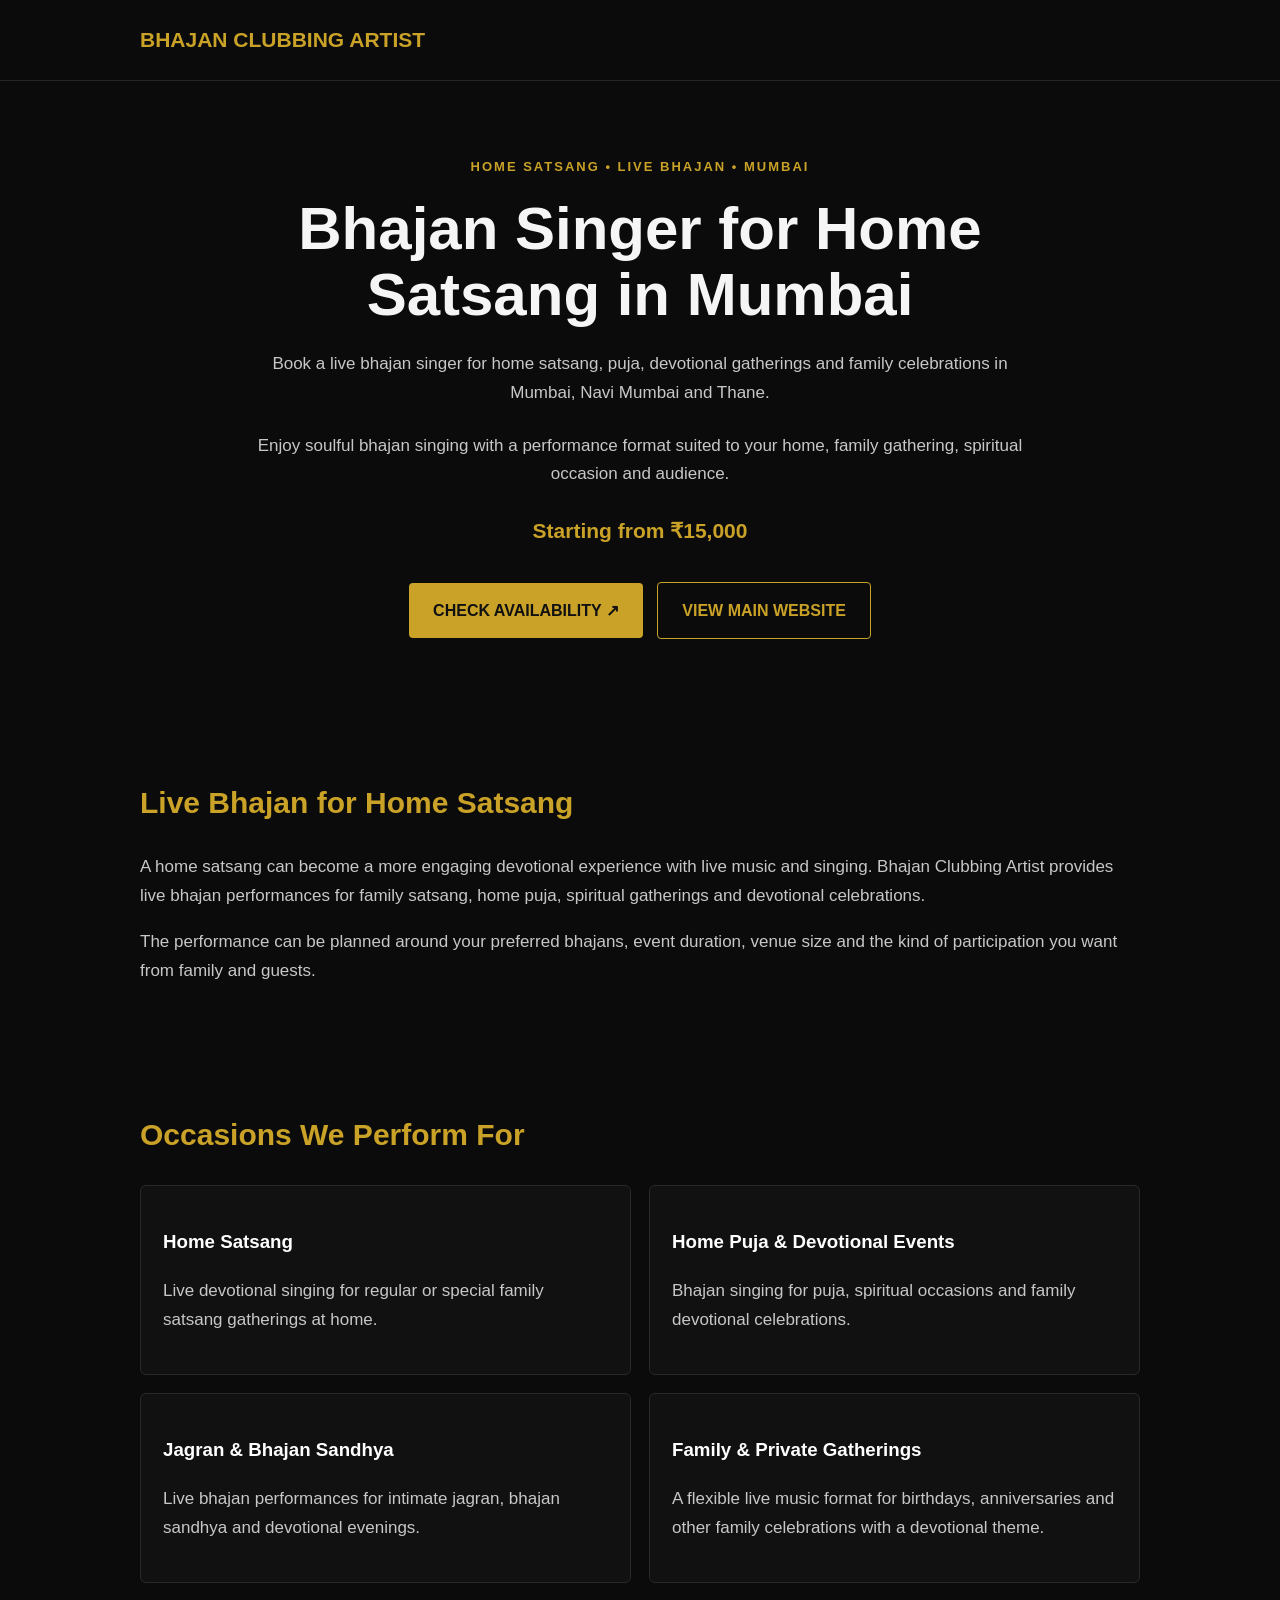
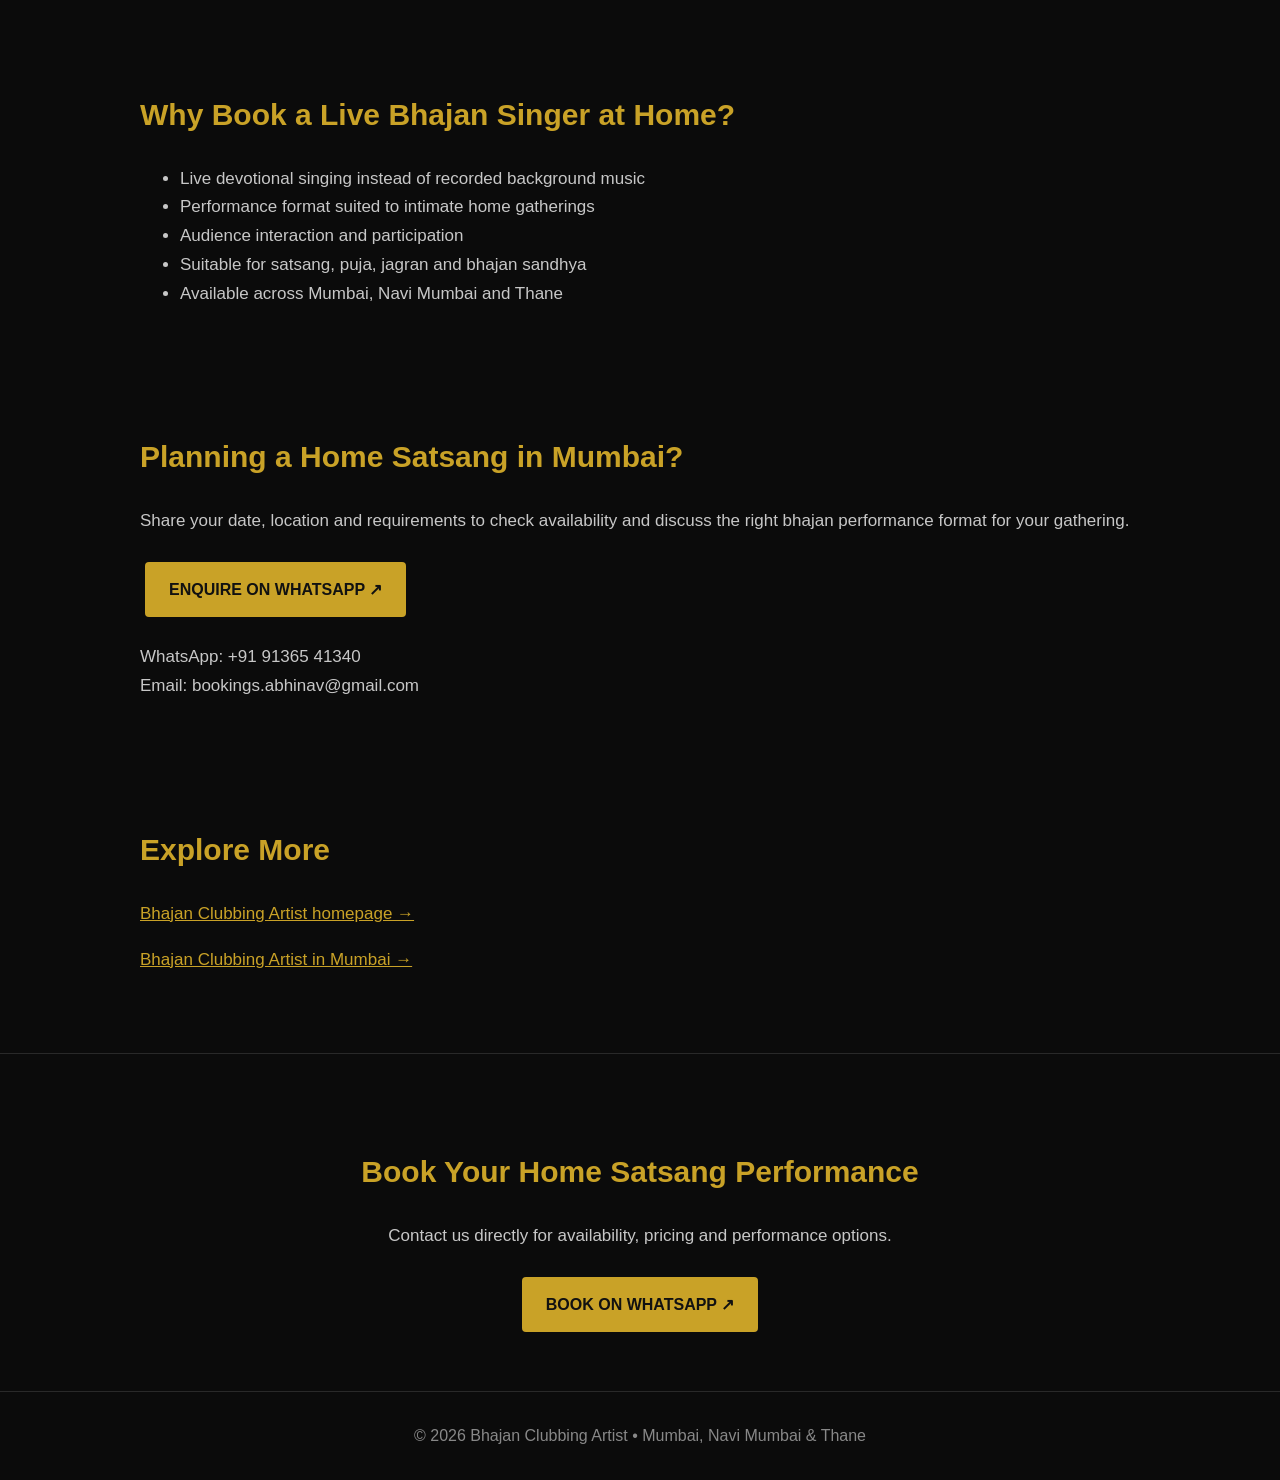
<file: bhajan-singer-home-satsang-mumbai.html>
<!doctype html>
<html lang="en">
<head>
  <meta charset="utf-8">
  <meta name="viewport" content="width=device-width, initial-scale=1">

  <title>Bhajan Singer for Home Satsang in Mumbai | Live Bhajan</title>

  <meta name="description" content="Book a bhajan singer for home satsang in Mumbai, Navi Mumbai and Thane. Live bhajan, devotional singing and bhajan jamming for home puja, satsang and family gatherings.">

  <link rel="canonical" href="https://bhajanclubbingartist.com/bhajan-singer-home-satsang-mumbai.html">

  <meta property="og:title" content="Bhajan Singer for Home Satsang in Mumbai | Live Bhajan">
  <meta property="og:description" content="Live bhajan and devotional singing for home satsang, puja and family gatherings in Mumbai, Navi Mumbai and Thane.">
  <meta property="og:url" content="https://bhajanclubbingartist.com/bhajan-singer-home-satsang-mumbai.html">
  <meta property="og:type" content="website">

  <style>
    * { box-sizing: border-box; }
    body {
      margin: 0;
      font-family: Arial, sans-serif;
      background: #0b0b0b;
      color: #f5f5f5;
      line-height: 1.7;
    }
    .container { width: min(1000px, 92%); margin: auto; }
    header {
      padding: 22px 0;
      border-bottom: 1px solid #252525;
    }
    .logo {
      color: #c9a227;
      font-size: 21px;
      font-weight: 700;
      text-decoration: none;
    }
    .hero {
      padding: 75px 0 55px;
      text-align: center;
    }
    .label {
      color: #c9a227;
      font-size: 13px;
      letter-spacing: 2px;
      font-weight: 700;
      margin-bottom: 18px;
    }
    h1 {
      font-size: clamp(34px, 6vw, 60px);
      line-height: 1.1;
      margin: 0 auto 22px;
      max-width: 900px;
    }
    h2 {
      color: #c9a227;
      margin-top: 42px;
      font-size: 30px;
    }
    h3 { color: #fff; }
    p, li { color: #c7c7c7; font-size: 17px; }
    .hero p { max-width: 800px; margin: 0 auto 24px; }
    .btn {
      display: inline-block;
      margin: 9px 5px;
      padding: 14px 24px;
      text-decoration: none;
      font-weight: 700;
      border-radius: 4px;
    }
    .primary { background: #c9a227; color: #111; }
    .secondary { border: 1px solid #c9a227; color: #c9a227; }
    section { padding: 32px 0; }
    .grid {
      display: grid;
      grid-template-columns: repeat(2, 1fr);
      gap: 18px;
      margin-top: 24px;
    }
    .card {
      border: 1px solid #292929;
      padding: 22px;
      border-radius: 6px;
      background: #111;
    }
    .price {
      color: #c9a227;
      font-size: 21px;
      font-weight: 700;
    }
    .booking {
      text-align: center;
      border-top: 1px solid #292929;
      margin-top: 30px;
      padding: 50px 0;
    }
    footer {
      padding: 30px 0;
      border-top: 1px solid #292929;
      text-align: center;
      color: #888;
    }
    footer a { color: #aaa; }
    @media (max-width: 700px) {
      .grid { grid-template-columns: 1fr; }
      .hero { padding: 55px 0 40px; }
    }
  </style>

  <script type="application/ld+json">
  {
    "@context": "https://schema.org",
    "@type": "Service",
    "name": "Bhajan Singer for Home Satsang in Mumbai",
    "provider": {
      "@type": "LocalBusiness",
      "name": "Bhajan Clubbing Artist",
      "url": "https://bhajanclubbingartist.com/",
      "telephone": "+91 91365 41340"
    },
    "serviceType": "Bhajan Singer for Home Satsang",
    "areaServed": [
      { "@type": "City", "name": "Mumbai" },
      { "@type": "City", "name": "Navi Mumbai" },
      { "@type": "City", "name": "Thane" }
    ],
    "url": "https://bhajanclubbingartist.com/bhajan-singer-home-satsang-mumbai.html"
  }
  </script>
</head>

<body>

<header>
  <div class="container">
    <a class="logo" href="https://bhajanclubbingartist.com/">
      BHAJAN CLUBBING ARTIST
    </a>
  </div>
</header>

<main>

<section class="hero">
  <div class="container">
    <div class="label">HOME SATSANG • LIVE BHAJAN • MUMBAI</div>

    <h1>Bhajan Singer for Home Satsang in Mumbai</h1>

    <p>
      Book a live bhajan singer for home satsang, puja, devotional gatherings
      and family celebrations in Mumbai, Navi Mumbai and Thane.
    </p>

    <p>
      Enjoy soulful bhajan singing with a performance format suited to your
      home, family gathering, spiritual occasion and audience.
    </p>

    <p><strong class="price">Starting from ₹15,000</strong></p>

    <a class="btn primary" href="https://wa.me/919136541340">
      CHECK AVAILABILITY ↗
    </a>

    <a class="btn secondary" href="https://bhajanclubbingartist.com/">
      VIEW MAIN WEBSITE
    </a>
  </div>
</section>

<section>
  <div class="container">
    <h2>Live Bhajan for Home Satsang</h2>

    <p>
      A home satsang can become a more engaging devotional experience with
      live music and singing. Bhajan Clubbing Artist provides live bhajan
      performances for family satsang, home puja, spiritual gatherings and
      devotional celebrations.
    </p>

    <p>
      The performance can be planned around your preferred bhajans, event
      duration, venue size and the kind of participation you want from family
      and guests.
    </p>
  </div>
</section>

<section>
  <div class="container">
    <h2>Occasions We Perform For</h2>

    <div class="grid">
      <div class="card">
        <h3>Home Satsang</h3>
        <p>
          Live devotional singing for regular or special family satsang
          gatherings at home.
        </p>
      </div>

      <div class="card">
        <h3>Home Puja & Devotional Events</h3>
        <p>
          Bhajan singing for puja, spiritual occasions and family devotional
          celebrations.
        </p>
      </div>

      <div class="card">
        <h3>Jagran & Bhajan Sandhya</h3>
        <p>
          Live bhajan performances for intimate jagran, bhajan sandhya and
          devotional evenings.
        </p>
      </div>

      <div class="card">
        <h3>Family & Private Gatherings</h3>
        <p>
          A flexible live music format for birthdays, anniversaries and other
          family celebrations with a devotional theme.
        </p>
      </div>
    </div>
  </div>
</section>

<section>
  <div class="container">
    <h2>Why Book a Live Bhajan Singer at Home?</h2>

    <ul>
      <li>Live devotional singing instead of recorded background music</li>
      <li>Performance format suited to intimate home gatherings</li>
      <li>Audience interaction and participation</li>
      <li>Suitable for satsang, puja, jagran and bhajan sandhya</li>
      <li>Available across Mumbai, Navi Mumbai and Thane</li>
    </ul>
  </div>
</section>

<section>
  <div class="container">
    <h2>Planning a Home Satsang in Mumbai?</h2>

    <p>
      Share your date, location and requirements to check availability and
      discuss the right bhajan performance format for your gathering.
    </p>

    <a class="btn primary" href="https://wa.me/919136541340">
      ENQUIRE ON WHATSAPP ↗
    </a>

    <p>
      WhatsApp: +91 91365 41340<br>
      Email: bookings.abhinav@gmail.com
    </p>
  </div>
</section>

<section>
  <div class="container">
    <h2>Explore More</h2>
    <p>
      <a href="https://bhajanclubbingartist.com/" style="color:#c9a227;">
        Bhajan Clubbing Artist homepage →
      </a>
    </p>
    <p>
      <a href="https://bhajanclubbingartist.com/bhajan-clubbing-artist-mumbai.html" style="color:#c9a227;">
        Bhajan Clubbing Artist in Mumbai →
      </a>
    </p>
  </div>
</section>

<section class="booking">
  <div class="container">
    <h2>Book Your Home Satsang Performance</h2>
    <p>
      Contact us directly for availability, pricing and performance options.
    </p>
    <a class="btn primary" href="https://wa.me/919136541340">
      BOOK ON WHATSAPP ↗
    </a>
  </div>
</section>

</main>

<footer>
  <div class="container">
    © 2026 Bhajan Clubbing Artist • Mumbai, Navi Mumbai & Thane
  </div>
</footer>

</body>
</html>
</file>
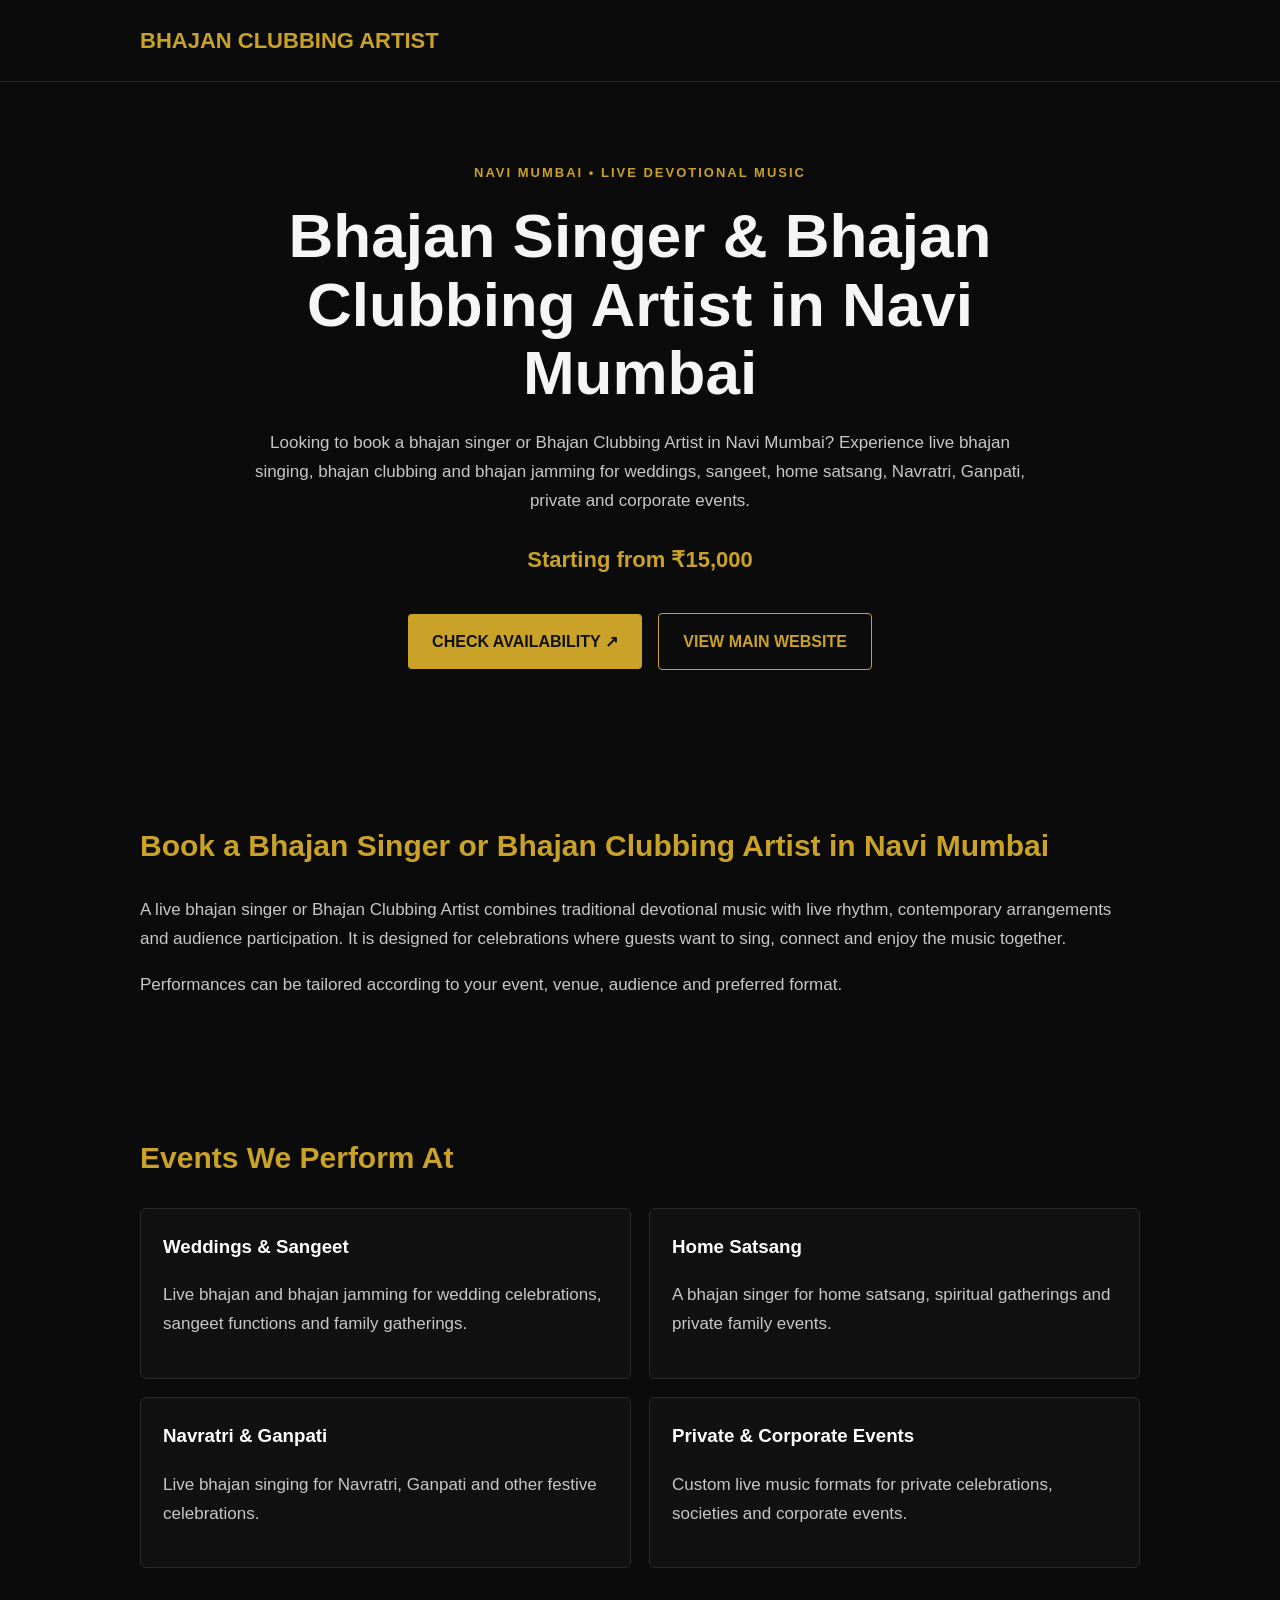
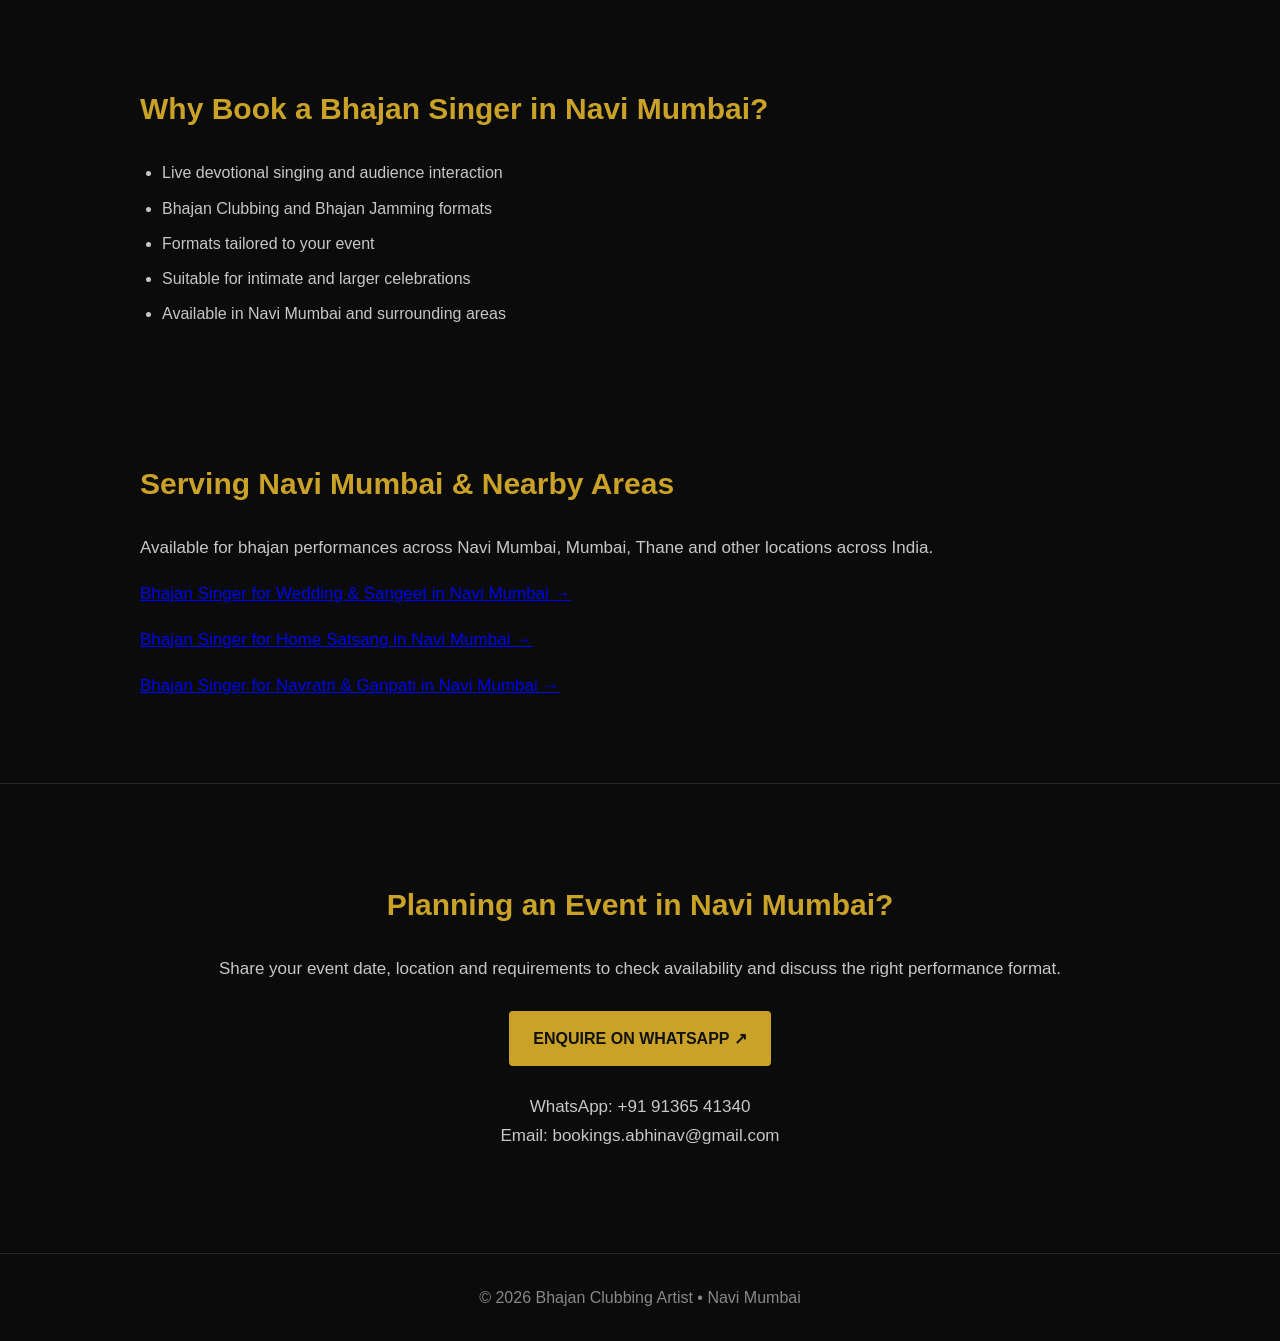
<file: bhajan-singer-navi-mumbai.html>
<!DOCTYPE html>
<html lang="en">
<head>
  <meta charset="UTF-8">
  <title>Bhajan Singer &amp; Bhajan Clubbing Artist in Navi Mumbai | Live Bhajan</title>

  <meta name="description" content="Book a bhajan singer or Bhajan Clubbing Artist in Navi Mumbai for weddings, sangeet, home satsang, Navratri, Ganpati, jagran and private events. Live bhajan & bhajan jamming.">

  <meta name="viewport" content="width=device-width, initial-scale=1.0">

  <link rel="canonical"
    href="https://bhajanclubbingartist.com/bhajan-singer-navi-mumbai.html">

  <style>
    * { box-sizing: border-box; }

    body {
      margin: 0;
      font-family: Arial, sans-serif;
      background: #0b0b0b;
      color: #f5f5f5;
      line-height: 1.7;
    }

    .container {
      width: min(1000px, 92%);
      margin: auto;
    }

    header {
      padding: 22px 0;
      border-bottom: 1px solid #252525;
    }

    .logo {
      color: #c9a227;
      font-size: 22px;
      font-weight: 700;
      text-decoration: none;
    }

    .hero {
      padding: 80px 0 60px;
      text-align: center;
    }

    .label {
      color: #c9a227;
      font-size: 13px;
      letter-spacing: 2px;
      font-weight: 700;
      margin-bottom: 18px;
    }

    h1 {
      font-size: clamp(34px, 6vw, 62px);
      line-height: 1.1;
      margin: 0 auto 22px;
      max-width: 900px;
    }

    h2 {
      color: #c9a227;
      margin-top: 45px;
      font-size: 30px;
    }

    p {
      color: #c7c7c7;
      font-size: 17px;
    }

    .hero p {
      max-width: 780px;
      margin: 0 auto 25px;
    }

    .btn {
      display: inline-block;
      margin: 10px 6px;
      padding: 14px 24px;
      text-decoration: none;
      font-weight: 700;
      border-radius: 4px;
    }

    .primary {
      background: #c9a227;
      color: #111;
    }

    .secondary {
      border: 1px solid #c9a227;
      color: #c9a227;
    }

    section {
      padding: 35px 0;
    }

    .card-grid {
      display: grid;
      grid-template-columns: repeat(2, 1fr);
      gap: 18px;
      margin-top: 25px;
    }

    .card {
      border: 1px solid #292929;
      padding: 22px;
      border-radius: 6px;
      background: #111;
    }

    .card h3 {
      color: #fff;
      margin-top: 0;
    }

    ul {
      color: #c7c7c7;
      padding-left: 22px;
    }

    li {
      margin: 8px 0;
    }

    .price {
      color: #c9a227;
      font-size: 22px;
      font-weight: 700;
    }

    .booking {
      text-align: center;
      border-top: 1px solid #292929;
      margin-top: 30px;
      padding-top: 50px;
    }

    footer {
      margin-top: 50px;
      padding: 30px 0;
      border-top: 1px solid #292929;
      text-align: center;
      color: #888;
    }

    @media (max-width: 700px) {
      .card-grid {
        grid-template-columns: 1fr;
      }

      .hero {
        padding: 55px 0 40px;
      }
    }
  </style>

  <script type="application/ld+json">
  {
    "@context": "https://schema.org",
    "@type": "Service",
    "name": "Bhajan Clubbing Artist in Mumbai",
    "provider": {
      "@type": "Organization",
      "name": "Bhajan Clubbing Artist",
      "url": "https://bhajanclubbingartist.com/"
    },
    "areaServed": {
      "@type": "City",
      "name": "Navi Mumbai"
    },
    "serviceType": [
      "Bhajan Clubbing",
      "Live Bhajan Performance",
      "Bhajan Jamming",
      "Bhajan Artist for Events"
    ],
    "url": "https://bhajanclubbingartist.com/bhajan-singer-navi-mumbai.html"
  }
  </script>
</head>

<body>

<header>
  <div class="container">
    <a class="logo" href="https://bhajanclubbingartist.com/">
      BHAJAN CLUBBING ARTIST
    </a>
  </div>
</header>

<main>

<section class="hero">
  <div class="container">
    <div class="label">NAVI MUMBAI • LIVE DEVOTIONAL MUSIC</div>

    <h1>Bhajan Singer &amp; Bhajan Clubbing Artist in Navi Mumbai</h1>

    <p>
      Looking to book a bhajan singer or Bhajan Clubbing Artist in Navi Mumbai?
      Experience live bhajan singing, bhajan clubbing and bhajan jamming
      for weddings, sangeet, home satsang, Navratri, Ganpati,
      private and corporate events.
    </p>

    <p><strong class="price">Starting from ₹15,000</strong></p>

    <a class="btn primary" href="https://wa.me/919136541340">
      CHECK AVAILABILITY ↗
    </a>

    <a class="btn secondary" href="https://bhajanclubbingartist.com/">
      VIEW MAIN WEBSITE
    </a>
  </div>
</section>

<section>
  <div class="container">
    <h2>Book a Bhajan Singer or Bhajan Clubbing Artist in Navi Mumbai</h2>

    <p>
      A live bhajan singer or Bhajan Clubbing Artist combines traditional devotional music with
      live rhythm, contemporary arrangements and audience
      participation. It is designed for celebrations where guests
      want to sing, connect and enjoy the music together.
    </p>

    <p>
      Performances can be tailored according to your event,
      venue, audience and preferred format.
    </p>
  </div>
</section>

<section>
  <div class="container">
    <h2>Events We Perform At</h2>

    <div class="card-grid">
      <div class="card">
        <h3>Weddings & Sangeet</h3>
        <p>
          Live bhajan and bhajan jamming for wedding celebrations,
          sangeet functions and family gatherings.
        </p>
      </div>

      <div class="card">
        <h3>Home Satsang</h3>
        <p>
          A bhajan singer for home satsang, spiritual
          gatherings and private family events.
        </p>
      </div>

      <div class="card">
        <h3>Navratri & Ganpati</h3>
        <p>
          Live bhajan singing for Navratri, Ganpati and
          other festive celebrations.
        </p>
      </div>

      <div class="card">
        <h3>Private & Corporate Events</h3>
        <p>
          Custom live music formats for private celebrations,
          societies and corporate events.
        </p>
      </div>
    </div>
  </div>
</section>

<section>
  <div class="container">
    <h2>Why Book a Bhajan Singer in Navi Mumbai?</h2>

    <ul>
      <li>Live devotional singing and audience interaction</li>
      <li>Bhajan Clubbing and Bhajan Jamming formats</li>
      <li>Formats tailored to your event</li>
      <li>Suitable for intimate and larger celebrations</li>
      <li>Available in Navi Mumbai and surrounding areas</li>
    </ul>
  </div>
</section>

<section>
  <div class="container">
    <h2>Serving Navi Mumbai & Nearby Areas</h2>

    <p>
      Available for bhajan performances across Navi Mumbai,
      Mumbai, Thane and other locations across India.
    </p>

    <p>
      <a href="https://bhajanclubbingartist.com/bhajan-singer-wedding-sangeet-mumbai.html">Bhajan Singer for Wedding &amp; Sangeet in Navi Mumbai →</a>
    </p>
    <p>
      <a href="https://bhajanclubbingartist.com/bhajan-singer-home-satsang-mumbai.html">Bhajan Singer for Home Satsang in Navi Mumbai →</a>
    </p>
    <p>
      <a href="https://bhajanclubbingartist.com/bhajan-singer-navratri-ganpati-mumbai.html">Bhajan Singer for Navratri &amp; Ganpati in Navi Mumbai →</a>
    </p>
  </div>
</section>

<section class="booking">
  <div class="container">
    <h2>Planning an Event in Navi Mumbai?</h2>

    <p>
      Share your event date, location and requirements to check
      availability and discuss the right performance format.
    </p>

    <a class="btn primary" href="https://wa.me/919136541340">
      ENQUIRE ON WHATSAPP ↗
    </a>

    <p>
      WhatsApp: +91 91365 41340<br>
      Email: bookings.abhinav@gmail.com
    </p>
  </div>
</section>

</main>

<footer>
  <div class="container">
    © 2026 Bhajan Clubbing Artist • Navi Mumbai
  </div>
</footer>

</body>
</html>
</file>
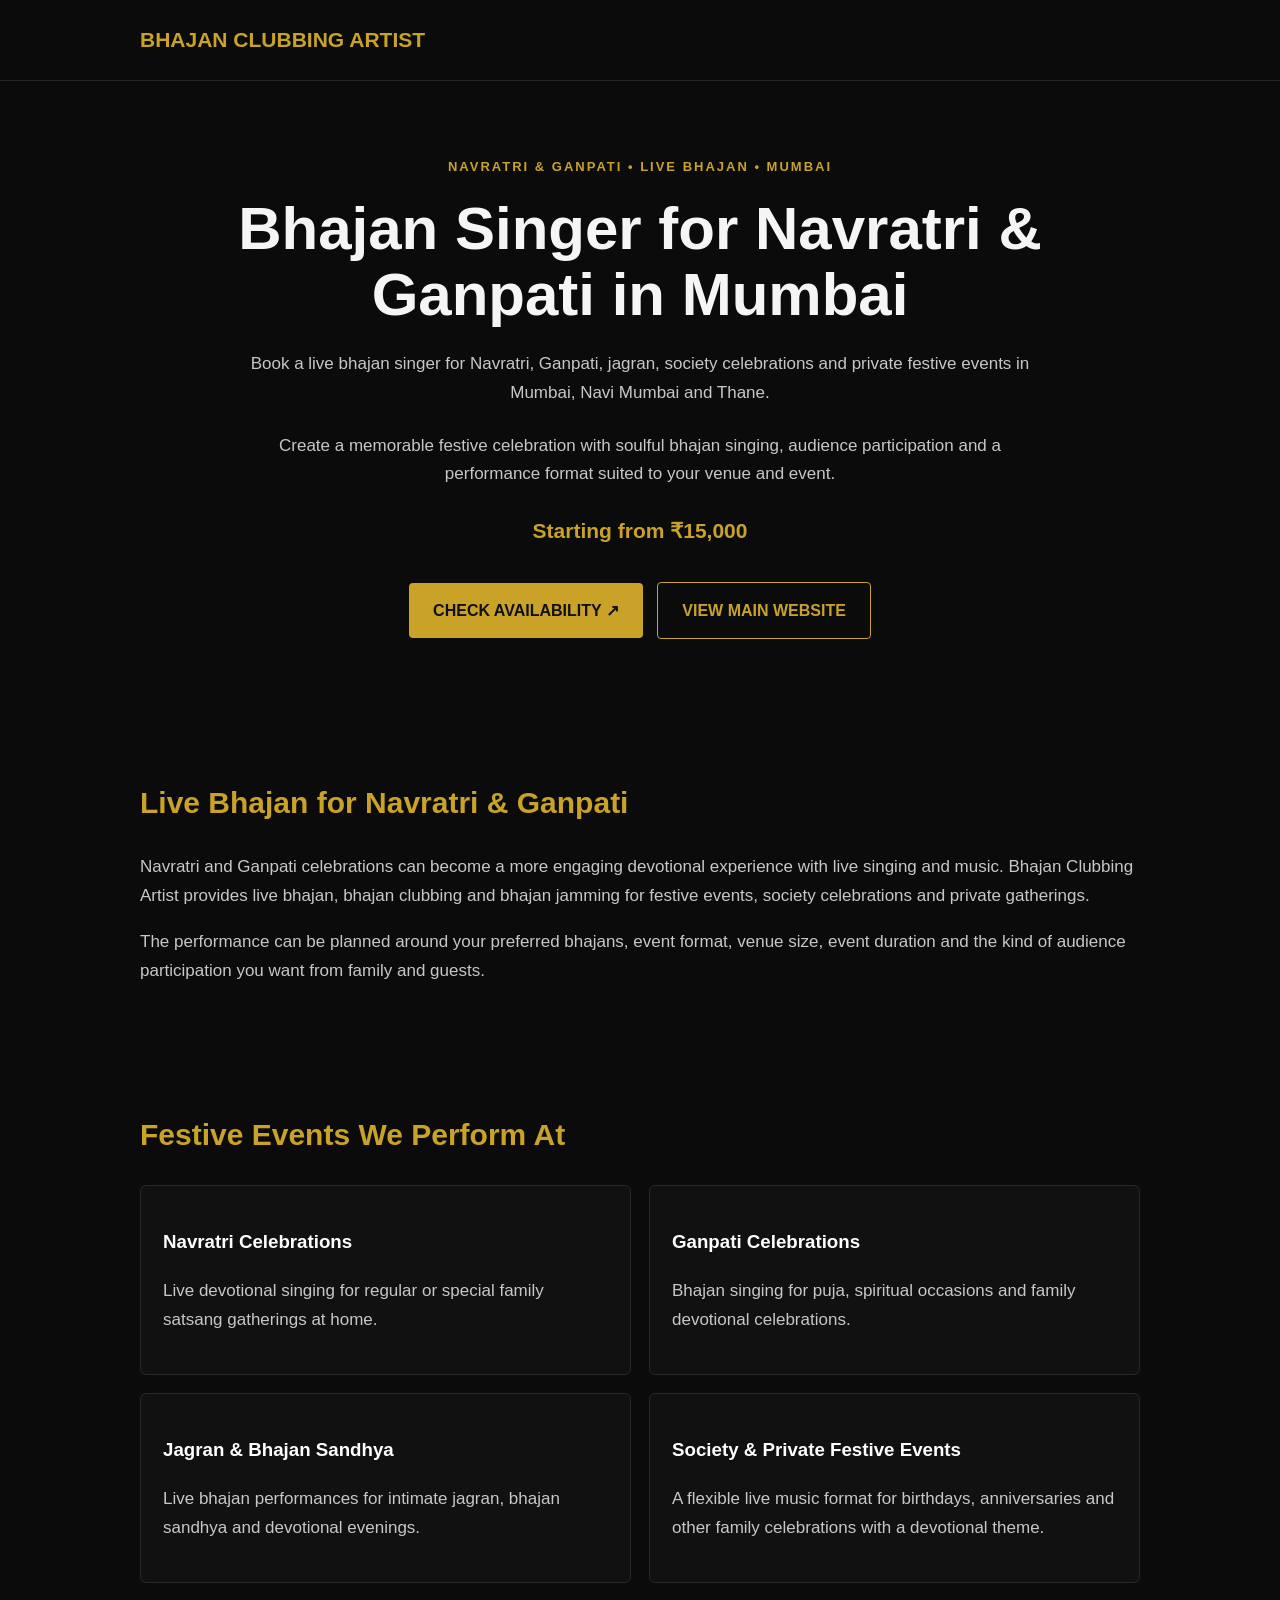
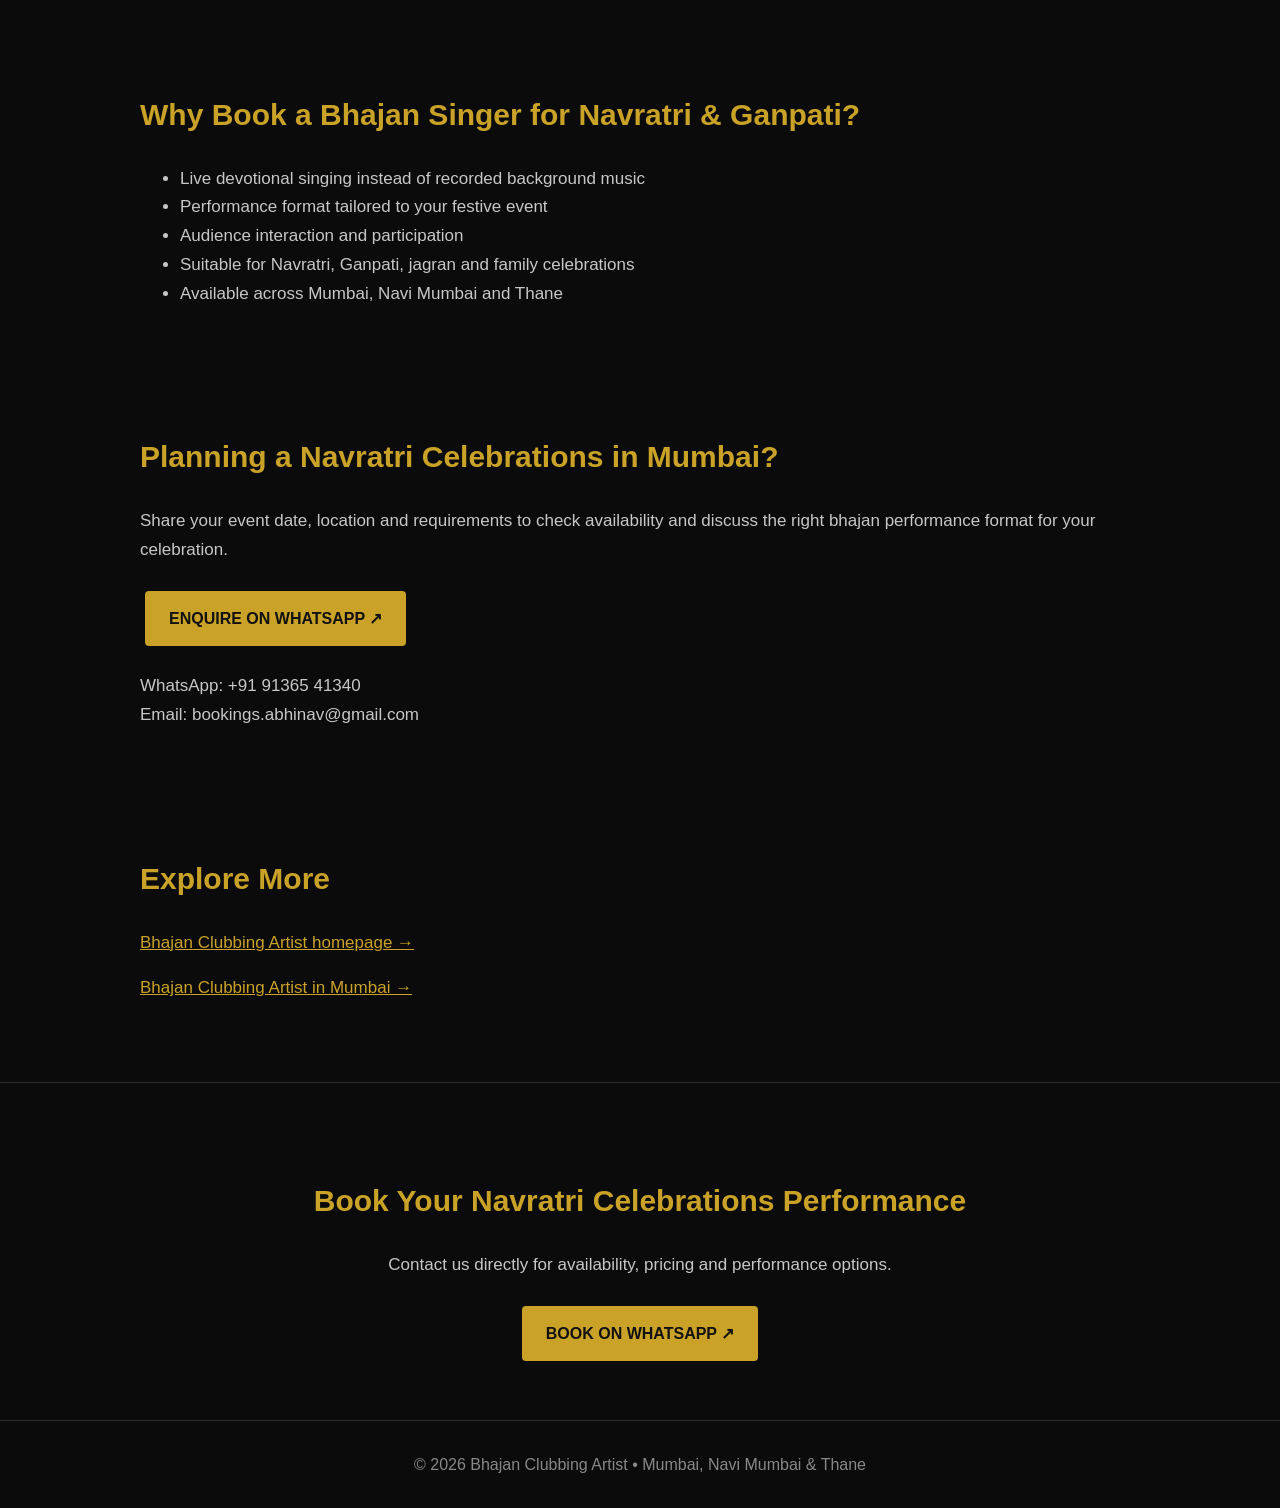
<file: bhajan-singer-navratri-ganpati-mumbai.html>
<!doctype html>
<html lang="en">
<head>
  <meta charset="utf-8">
  <meta name="viewport" content="width=device-width, initial-scale=1">

  <title>Bhajan Singer for Navratri & Ganpati in Mumbai | Live Bhajan</title>

  <meta name="description" content="Book a bhajan singer for Navratri and Ganpati in Mumbai, Navi Mumbai and Thane. Live bhajan, devotional singing and bhajan jamming for festive celebrations, society events and private gatherings.">

  <link rel="canonical" href="https://bhajanclubbingartist.com/bhajan-singer-navratri-ganpati-mumbai.html">

  <meta property="og:title" content="Bhajan Singer for Navratri & Ganpati in Mumbai | Live Bhajan">
  <meta property="og:description" content="Live bhajan and devotional singing for Navratri, Ganpati, jagran, society celebrations and private festive events in Mumbai, Navi Mumbai and Thane.">
  <meta property="og:url" content="https://bhajanclubbingartist.com/bhajan-singer-navratri-ganpati-mumbai.html">
  <meta property="og:type" content="website">

  <style>
    * { box-sizing: border-box; }
    body {
      margin: 0;
      font-family: Arial, sans-serif;
      background: #0b0b0b;
      color: #f5f5f5;
      line-height: 1.7;
    }
    .container { width: min(1000px, 92%); margin: auto; }
    header {
      padding: 22px 0;
      border-bottom: 1px solid #252525;
    }
    .logo {
      color: #c9a227;
      font-size: 21px;
      font-weight: 700;
      text-decoration: none;
    }
    .hero {
      padding: 75px 0 55px;
      text-align: center;
    }
    .label {
      color: #c9a227;
      font-size: 13px;
      letter-spacing: 2px;
      font-weight: 700;
      margin-bottom: 18px;
    }
    h1 {
      font-size: clamp(34px, 6vw, 60px);
      line-height: 1.1;
      margin: 0 auto 22px;
      max-width: 900px;
    }
    h2 {
      color: #c9a227;
      margin-top: 42px;
      font-size: 30px;
    }
    h3 { color: #fff; }
    p, li { color: #c7c7c7; font-size: 17px; }
    .hero p { max-width: 800px; margin: 0 auto 24px; }
    .btn {
      display: inline-block;
      margin: 9px 5px;
      padding: 14px 24px;
      text-decoration: none;
      font-weight: 700;
      border-radius: 4px;
    }
    .primary { background: #c9a227; color: #111; }
    .secondary { border: 1px solid #c9a227; color: #c9a227; }
    section { padding: 32px 0; }
    .grid {
      display: grid;
      grid-template-columns: repeat(2, 1fr);
      gap: 18px;
      margin-top: 24px;
    }
    .card {
      border: 1px solid #292929;
      padding: 22px;
      border-radius: 6px;
      background: #111;
    }
    .price {
      color: #c9a227;
      font-size: 21px;
      font-weight: 700;
    }
    .booking {
      text-align: center;
      border-top: 1px solid #292929;
      margin-top: 30px;
      padding: 50px 0;
    }
    footer {
      padding: 30px 0;
      border-top: 1px solid #292929;
      text-align: center;
      color: #888;
    }
    footer a { color: #aaa; }
    @media (max-width: 700px) {
      .grid { grid-template-columns: 1fr; }
      .hero { padding: 55px 0 40px; }
    }
  </style>

  <script type="application/ld+json">
  {
    "@context": "https://schema.org",
    "@type": "Service",
    "name": "Bhajan Singer for Navratri & Ganpati in Mumbai",
    "provider": {
      "@type": "LocalBusiness",
      "name": "Bhajan Clubbing Artist",
      "url": "https://bhajanclubbingartist.com/",
      "telephone": "+91 91365 41340"
    },
    "serviceType": "Bhajan Singer for Navratri Celebrations",
    "areaServed": [
      { "@type": "City", "name": "Mumbai" },
      { "@type": "City", "name": "Navi Mumbai" },
      { "@type": "City", "name": "Thane" }
    ],
    "url": "https://bhajanclubbingartist.com/bhajan-singer-navratri-ganpati-mumbai.html"
  }
  </script>
</head>

<body>

<header>
  <div class="container">
    <a class="logo" href="https://bhajanclubbingartist.com/">
      BHAJAN CLUBBING ARTIST
    </a>
  </div>
</header>

<main>

<section class="hero">
  <div class="container">
    <div class="label">NAVRATRI & GANPATI • LIVE BHAJAN • MUMBAI</div>

    <h1>Bhajan Singer for Navratri & Ganpati in Mumbai</h1>

    <p>
      Book a live bhajan singer for Navratri, Ganpati, jagran, society celebrations
      and private festive events in Mumbai, Navi Mumbai and Thane.
    </p>

    <p>
      Create a memorable festive celebration with soulful bhajan singing, audience
      participation and a performance format suited to your venue and event.
    </p>

    <p><strong class="price">Starting from ₹15,000</strong></p>

    <a class="btn primary" href="https://wa.me/919136541340">
      CHECK AVAILABILITY ↗
    </a>

    <a class="btn secondary" href="https://bhajanclubbingartist.com/">
      VIEW MAIN WEBSITE
    </a>
  </div>
</section>

<section>
  <div class="container">
    <h2>Live Bhajan for Navratri & Ganpati</h2>

    <p>
      Navratri and Ganpati celebrations can become a more engaging devotional experience with
      live singing and music. Bhajan Clubbing Artist provides live bhajan, bhajan clubbing
      and bhajan jamming for festive events, society celebrations and private gatherings.
    </p>

    <p>
      The performance can be planned around your preferred bhajans, event
      format, venue size, event duration and the kind of audience participation
      you want from family and guests.
    </p>
  </div>
</section>

<section>
  <div class="container">
    <h2>Festive Events We Perform At</h2>

    <div class="grid">
      <div class="card">
        <h3>Navratri Celebrations</h3>
        <p>
          Live devotional singing for regular or special family satsang
          gatherings at home.
        </p>
      </div>

      <div class="card">
        <h3>Ganpati Celebrations</h3>
        <p>
          Bhajan singing for puja, spiritual occasions and family devotional
          celebrations.
        </p>
      </div>

      <div class="card">
        <h3>Jagran & Bhajan Sandhya</h3>
        <p>
          Live bhajan performances for intimate jagran, bhajan sandhya and
          devotional evenings.
        </p>
      </div>

      <div class="card">
        <h3>Society & Private Festive Events</h3>
        <p>
          A flexible live music format for birthdays, anniversaries and other
          family celebrations with a devotional theme.
        </p>
      </div>
    </div>
  </div>
</section>

<section>
  <div class="container">
    <h2>Why Book a Bhajan Singer for Navratri & Ganpati?</h2>

    <ul>
      <li>Live devotional singing instead of recorded background music</li>
      <li>Performance format tailored to your festive event</li>
      <li>Audience interaction and participation</li>
      <li>Suitable for Navratri, Ganpati, jagran and family celebrations</li>
      <li>Available across Mumbai, Navi Mumbai and Thane</li>
    </ul>
  </div>
</section>

<section>
  <div class="container">
    <h2>Planning a Navratri Celebrations in Mumbai?</h2>

    <p>
      Share your event date, location and requirements to check availability and
      discuss the right bhajan performance format for your celebration.
    </p>

    <a class="btn primary" href="https://wa.me/919136541340">
      ENQUIRE ON WHATSAPP ↗
    </a>

    <p>
      WhatsApp: +91 91365 41340<br>
      Email: bookings.abhinav@gmail.com
    </p>
  </div>
</section>

<section>
  <div class="container">
    <h2>Explore More</h2>
    <p>
      <a href="https://bhajanclubbingartist.com/" style="color:#c9a227;">
        Bhajan Clubbing Artist homepage →
      </a>
    </p>
    <p>
      <a href="https://bhajanclubbingartist.com/bhajan-clubbing-artist-mumbai.html" style="color:#c9a227;">
        Bhajan Clubbing Artist in Mumbai →
      </a>
    </p>
  </div>
</section>

<section class="booking">
  <div class="container">
    <h2>Book Your Navratri Celebrations Performance</h2>
    <p>
      Contact us directly for availability, pricing and performance options.
    </p>
    <a class="btn primary" href="https://wa.me/919136541340">
      BOOK ON WHATSAPP ↗
    </a>
  </div>
</section>

</main>

<footer>
  <div class="container">
    © 2026 Bhajan Clubbing Artist • Mumbai, Navi Mumbai & Thane
  </div>
</footer>

</body>
</html>
</file>
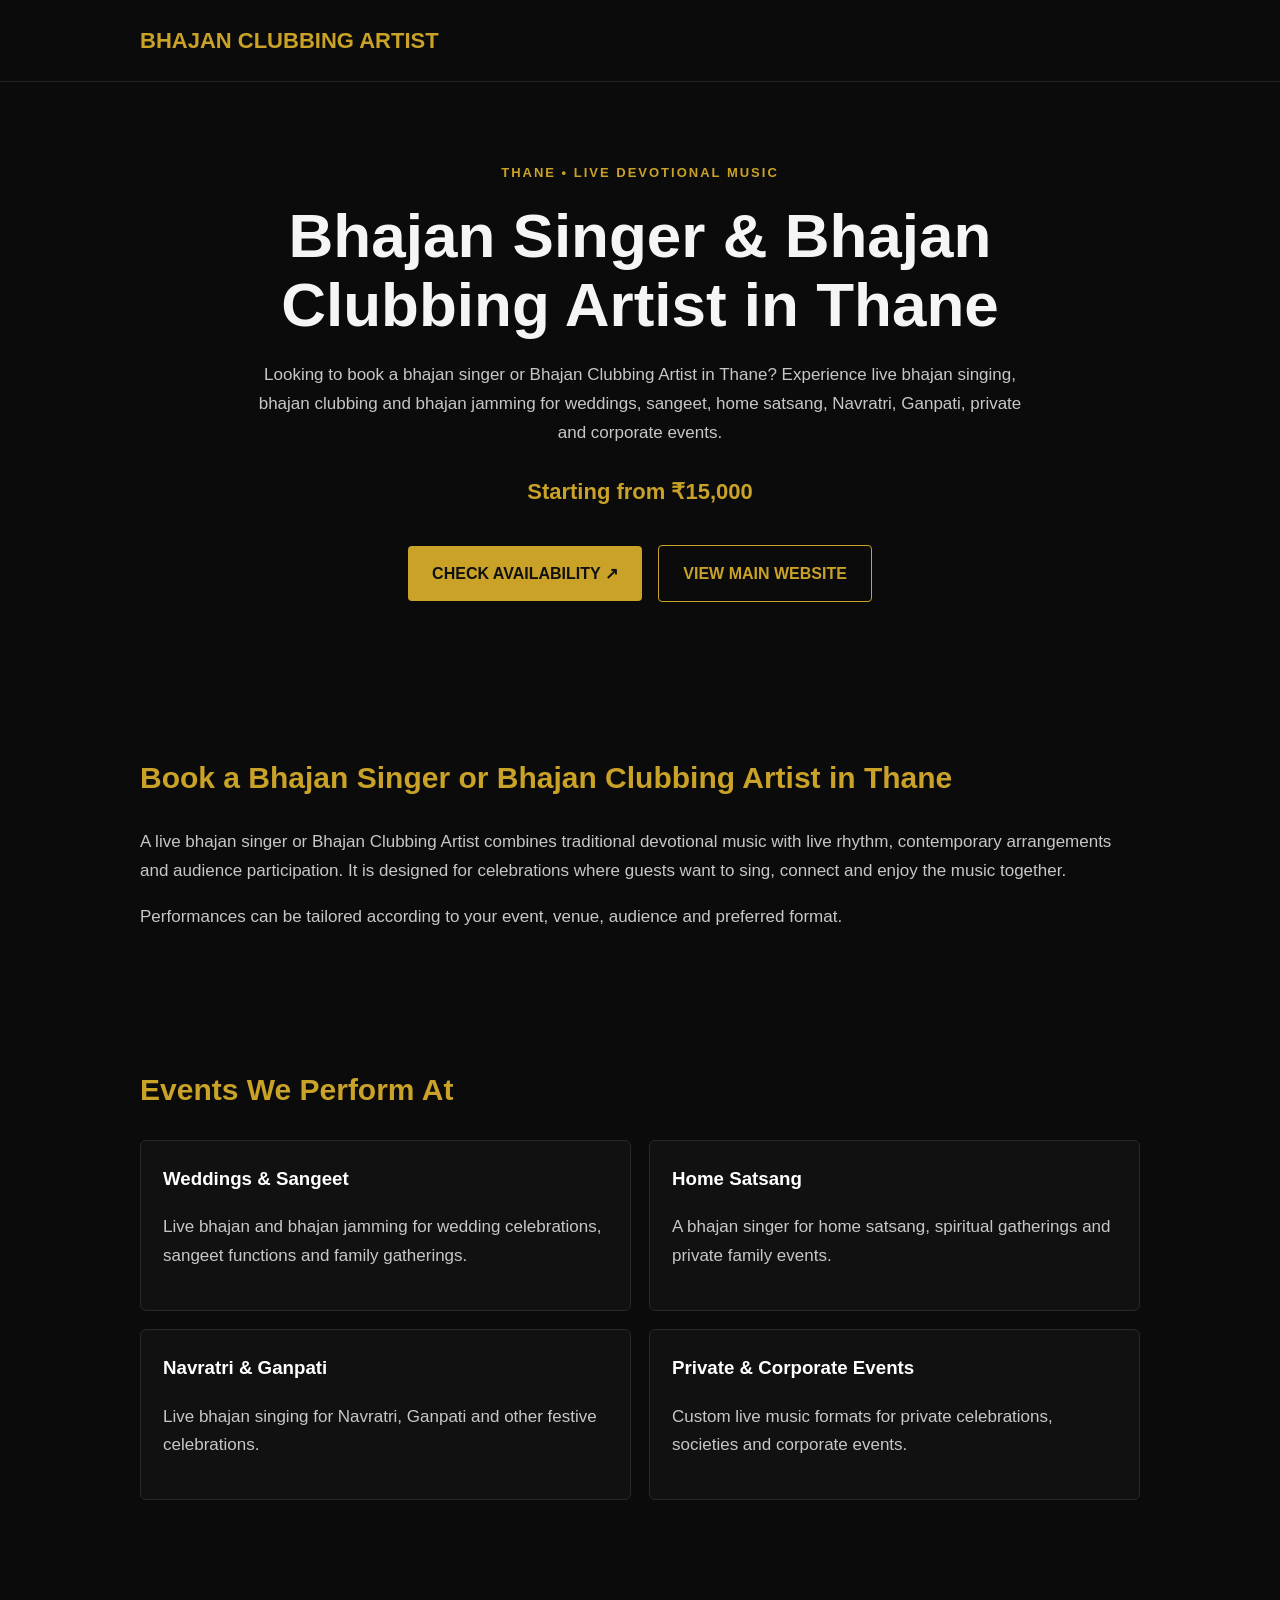
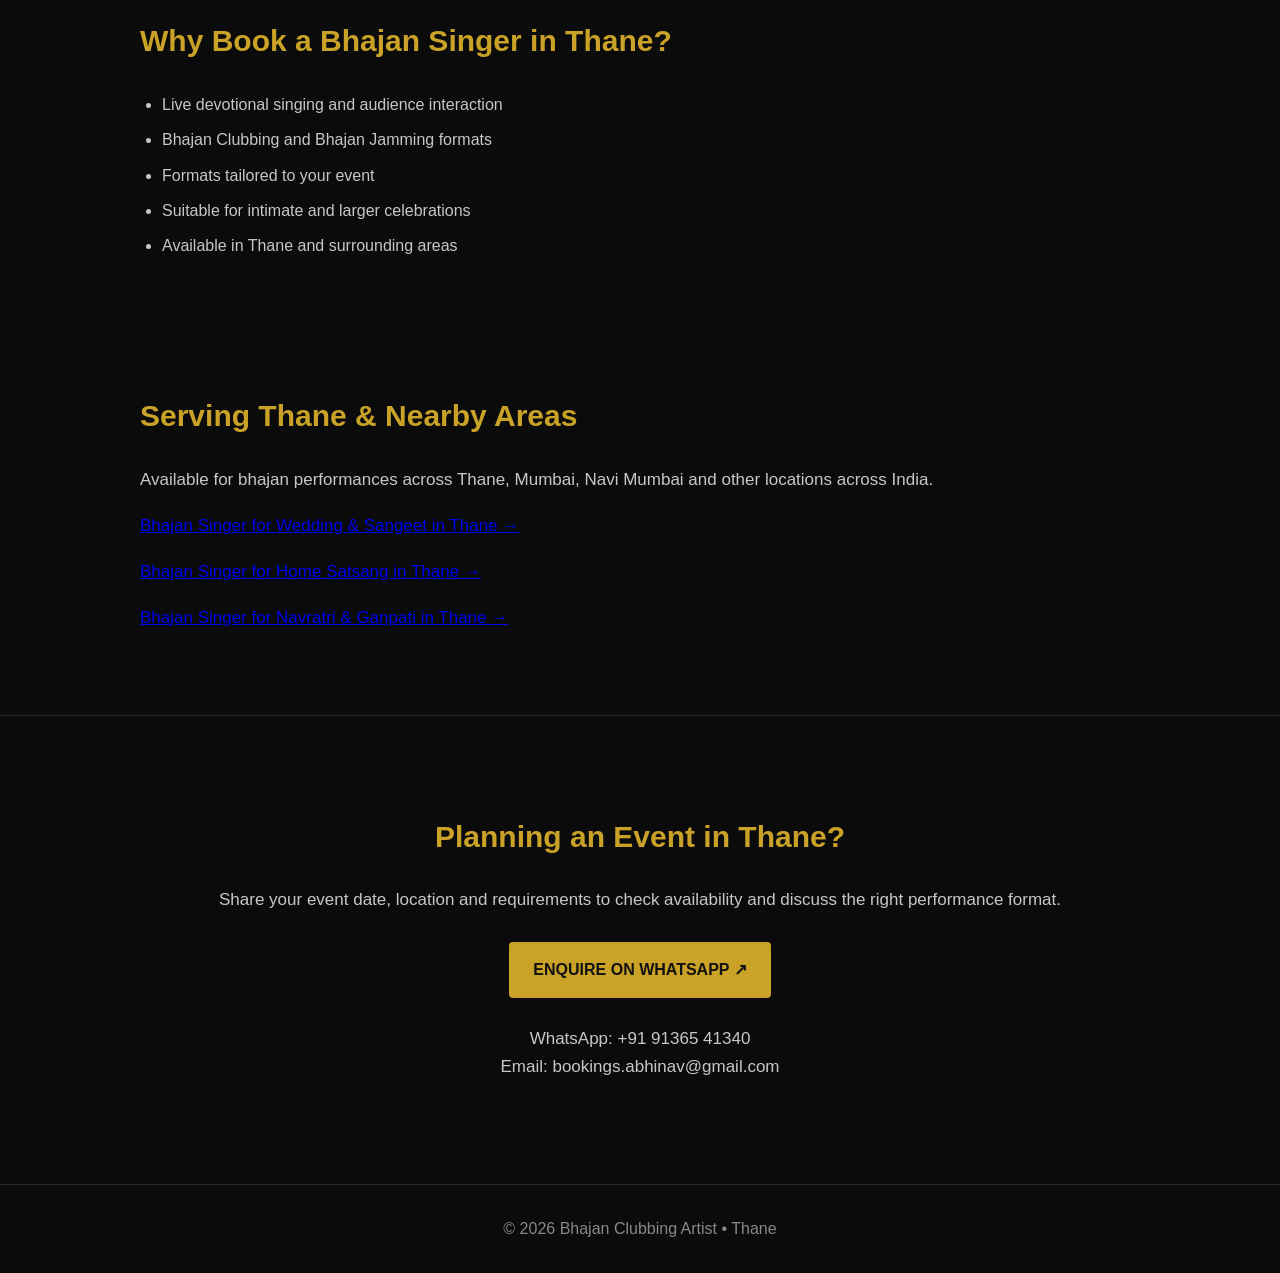
<file: bhajan-singer-thane.html>
<!DOCTYPE html>
<html lang="en">
<head>
  <meta charset="UTF-8">
  <title>Bhajan Singer &amp; Bhajan Clubbing Artist in Thane | Live Bhajan</title>

  <meta name="description" content="Book a bhajan singer or Bhajan Clubbing Artist in Thane for weddings, sangeet, home satsang, Navratri, Ganpati, jagran and private events. Live bhajan & bhajan jamming.">

  <meta name="viewport" content="width=device-width, initial-scale=1.0">

  <link rel="canonical"
    href="https://bhajanclubbingartist.com/bhajan-singer-thane.html">

  <style>
    * { box-sizing: border-box; }

    body {
      margin: 0;
      font-family: Arial, sans-serif;
      background: #0b0b0b;
      color: #f5f5f5;
      line-height: 1.7;
    }

    .container {
      width: min(1000px, 92%);
      margin: auto;
    }

    header {
      padding: 22px 0;
      border-bottom: 1px solid #252525;
    }

    .logo {
      color: #c9a227;
      font-size: 22px;
      font-weight: 700;
      text-decoration: none;
    }

    .hero {
      padding: 80px 0 60px;
      text-align: center;
    }

    .label {
      color: #c9a227;
      font-size: 13px;
      letter-spacing: 2px;
      font-weight: 700;
      margin-bottom: 18px;
    }

    h1 {
      font-size: clamp(34px, 6vw, 62px);
      line-height: 1.1;
      margin: 0 auto 22px;
      max-width: 900px;
    }

    h2 {
      color: #c9a227;
      margin-top: 45px;
      font-size: 30px;
    }

    p {
      color: #c7c7c7;
      font-size: 17px;
    }

    .hero p {
      max-width: 780px;
      margin: 0 auto 25px;
    }

    .btn {
      display: inline-block;
      margin: 10px 6px;
      padding: 14px 24px;
      text-decoration: none;
      font-weight: 700;
      border-radius: 4px;
    }

    .primary {
      background: #c9a227;
      color: #111;
    }

    .secondary {
      border: 1px solid #c9a227;
      color: #c9a227;
    }

    section {
      padding: 35px 0;
    }

    .card-grid {
      display: grid;
      grid-template-columns: repeat(2, 1fr);
      gap: 18px;
      margin-top: 25px;
    }

    .card {
      border: 1px solid #292929;
      padding: 22px;
      border-radius: 6px;
      background: #111;
    }

    .card h3 {
      color: #fff;
      margin-top: 0;
    }

    ul {
      color: #c7c7c7;
      padding-left: 22px;
    }

    li {
      margin: 8px 0;
    }

    .price {
      color: #c9a227;
      font-size: 22px;
      font-weight: 700;
    }

    .booking {
      text-align: center;
      border-top: 1px solid #292929;
      margin-top: 30px;
      padding-top: 50px;
    }

    footer {
      margin-top: 50px;
      padding: 30px 0;
      border-top: 1px solid #292929;
      text-align: center;
      color: #888;
    }

    @media (max-width: 700px) {
      .card-grid {
        grid-template-columns: 1fr;
      }

      .hero {
        padding: 55px 0 40px;
      }
    }
  </style>

  <script type="application/ld+json">
  {
    "@context": "https://schema.org",
    "@type": "Service",
    "name": "Bhajan Clubbing Artist in Thane",
    "provider": {
      "@type": "Organization",
      "name": "Bhajan Clubbing Artist",
      "url": "https://bhajanclubbingartist.com/"
    },
    "areaServed": {
      "@type": "City",
      "name": "Thane"
    },
    "serviceType": [
      "Bhajan Clubbing",
      "Live Bhajan Performance",
      "Bhajan Jamming",
      "Bhajan Artist for Events"
    ],
    "url": "https://bhajanclubbingartist.com/bhajan-singer-thane.html"
  }
  </script>
</head>

<body>

<header>
  <div class="container">
    <a class="logo" href="https://bhajanclubbingartist.com/">
      BHAJAN CLUBBING ARTIST
    </a>
  </div>
</header>

<main>

<section class="hero">
  <div class="container">
    <div class="label">THANE • LIVE DEVOTIONAL MUSIC</div>

    <h1>Bhajan Singer &amp; Bhajan Clubbing Artist in Thane</h1>

    <p>
      Looking to book a bhajan singer or Bhajan Clubbing Artist in Thane?
      Experience live bhajan singing, bhajan clubbing and bhajan jamming
      for weddings, sangeet, home satsang, Navratri, Ganpati,
      private and corporate events.
    </p>

    <p><strong class="price">Starting from ₹15,000</strong></p>

    <a class="btn primary" href="https://wa.me/919136541340">
      CHECK AVAILABILITY ↗
    </a>

    <a class="btn secondary" href="https://bhajanclubbingartist.com/">
      VIEW MAIN WEBSITE
    </a>
  </div>
</section>

<section>
  <div class="container">
    <h2>Book a Bhajan Singer or Bhajan Clubbing Artist in Thane</h2>

    <p>
      A live bhajan singer or Bhajan Clubbing Artist combines traditional devotional music with
      live rhythm, contemporary arrangements and audience
      participation. It is designed for celebrations where guests
      want to sing, connect and enjoy the music together.
    </p>

    <p>
      Performances can be tailored according to your event,
      venue, audience and preferred format.
    </p>
  </div>
</section>

<section>
  <div class="container">
    <h2>Events We Perform At</h2>

    <div class="card-grid">
      <div class="card">
        <h3>Weddings & Sangeet</h3>
        <p>
          Live bhajan and bhajan jamming for wedding celebrations,
          sangeet functions and family gatherings.
        </p>
      </div>

      <div class="card">
        <h3>Home Satsang</h3>
        <p>
          A bhajan singer for home satsang, spiritual
          gatherings and private family events.
        </p>
      </div>

      <div class="card">
        <h3>Navratri & Ganpati</h3>
        <p>
          Live bhajan singing for Navratri, Ganpati and
          other festive celebrations.
        </p>
      </div>

      <div class="card">
        <h3>Private & Corporate Events</h3>
        <p>
          Custom live music formats for private celebrations,
          societies and corporate events.
        </p>
      </div>
    </div>
  </div>
</section>

<section>
  <div class="container">
    <h2>Why Book a Bhajan Singer in Thane?</h2>

    <ul>
      <li>Live devotional singing and audience interaction</li>
      <li>Bhajan Clubbing and Bhajan Jamming formats</li>
      <li>Formats tailored to your event</li>
      <li>Suitable for intimate and larger celebrations</li>
      <li>Available in Thane and surrounding areas</li>
    </ul>
  </div>
</section>

<section>
  <div class="container">
    <h2>Serving Thane & Nearby Areas</h2>

    <p>
      Available for bhajan performances across Thane,
      Mumbai, Navi Mumbai and other locations across India.
    </p>

    <p>
      <a href="https://bhajanclubbingartist.com/bhajan-singer-wedding-sangeet-mumbai.html">Bhajan Singer for Wedding &amp; Sangeet in Thane →</a>
    </p>
    <p>
      <a href="https://bhajanclubbingartist.com/bhajan-singer-home-satsang-mumbai.html">Bhajan Singer for Home Satsang in Thane →</a>
    </p>
    <p>
      <a href="https://bhajanclubbingartist.com/bhajan-singer-navratri-ganpati-mumbai.html">Bhajan Singer for Navratri &amp; Ganpati in Thane →</a>
    </p>
  </div>
</section>

<section class="booking">
  <div class="container">
    <h2>Planning an Event in Thane?</h2>

    <p>
      Share your event date, location and requirements to check
      availability and discuss the right performance format.
    </p>

    <a class="btn primary" href="https://wa.me/919136541340">
      ENQUIRE ON WHATSAPP ↗
    </a>

    <p>
      WhatsApp: +91 91365 41340<br>
      Email: bookings.abhinav@gmail.com
    </p>
  </div>
</section>

</main>

<footer>
  <div class="container">
    © 2026 Bhajan Clubbing Artist • Thane
  </div>
</footer>

</body>
</html>
</file>
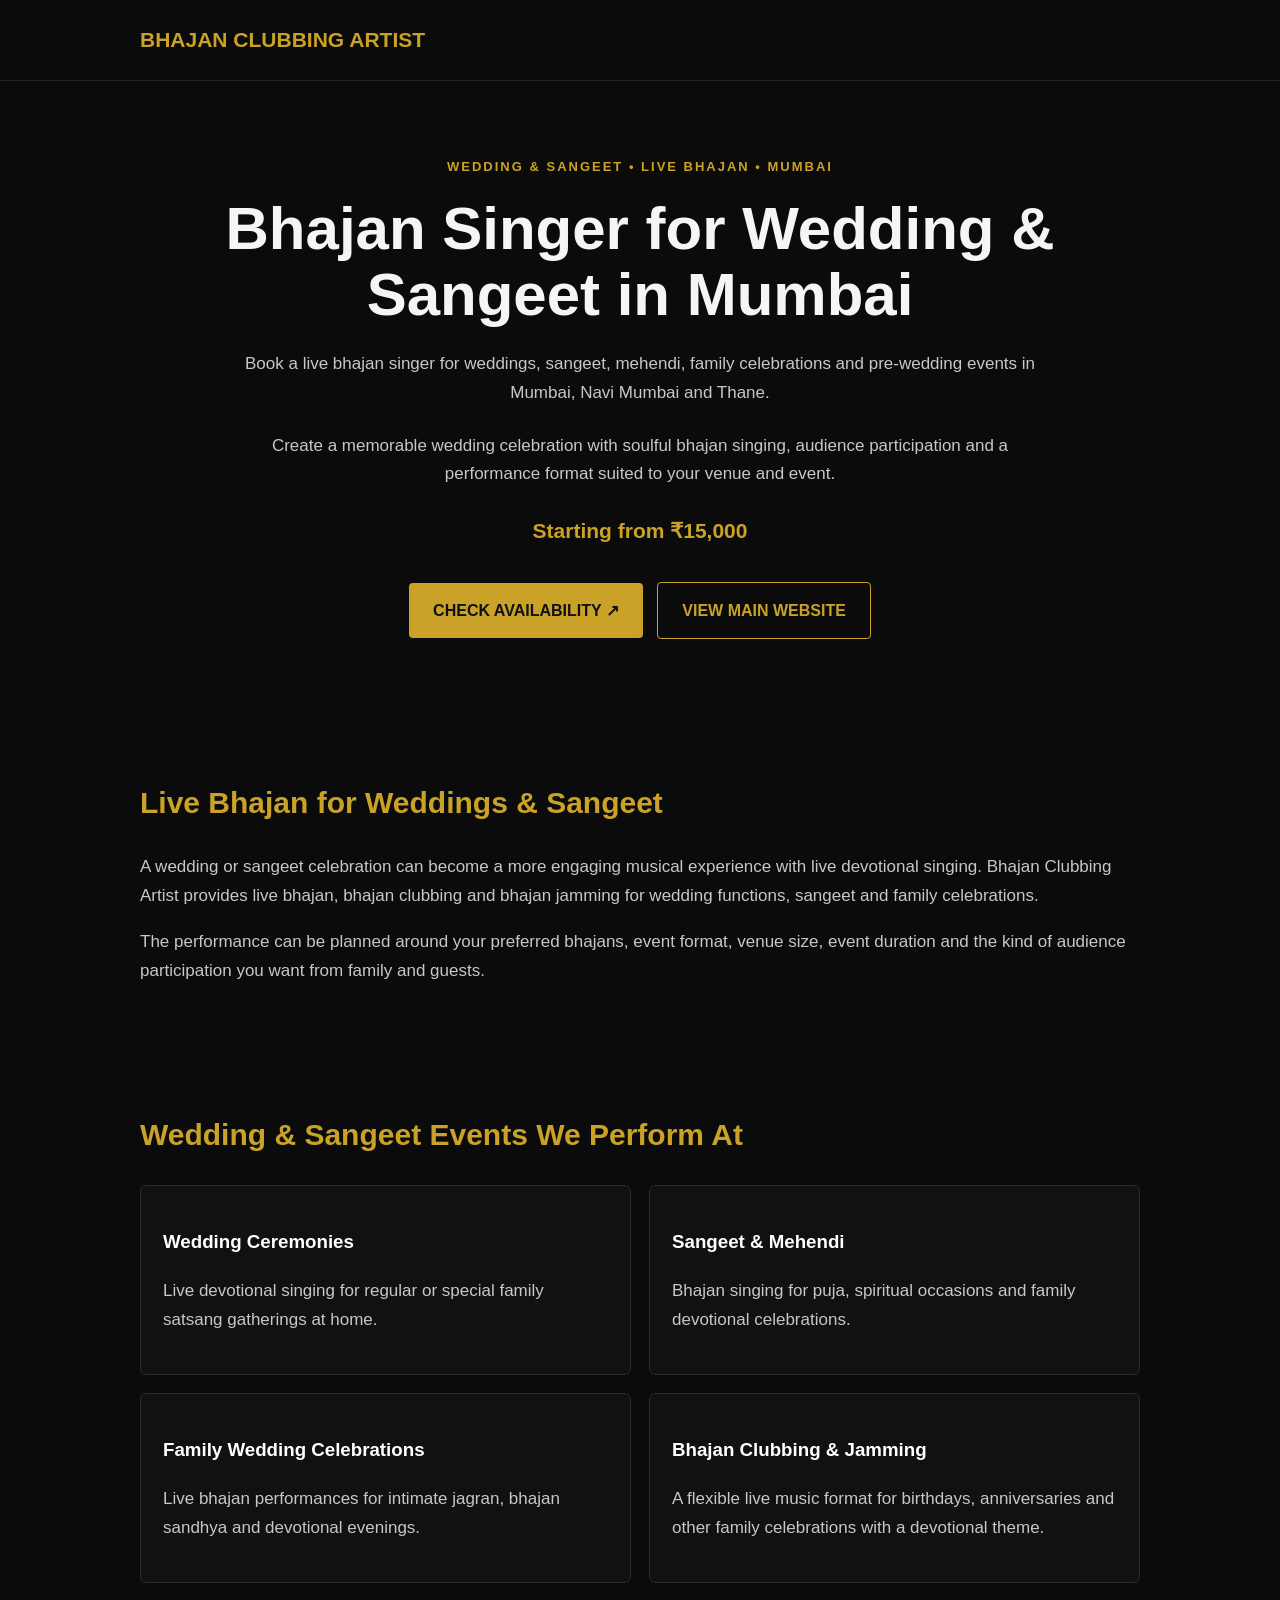
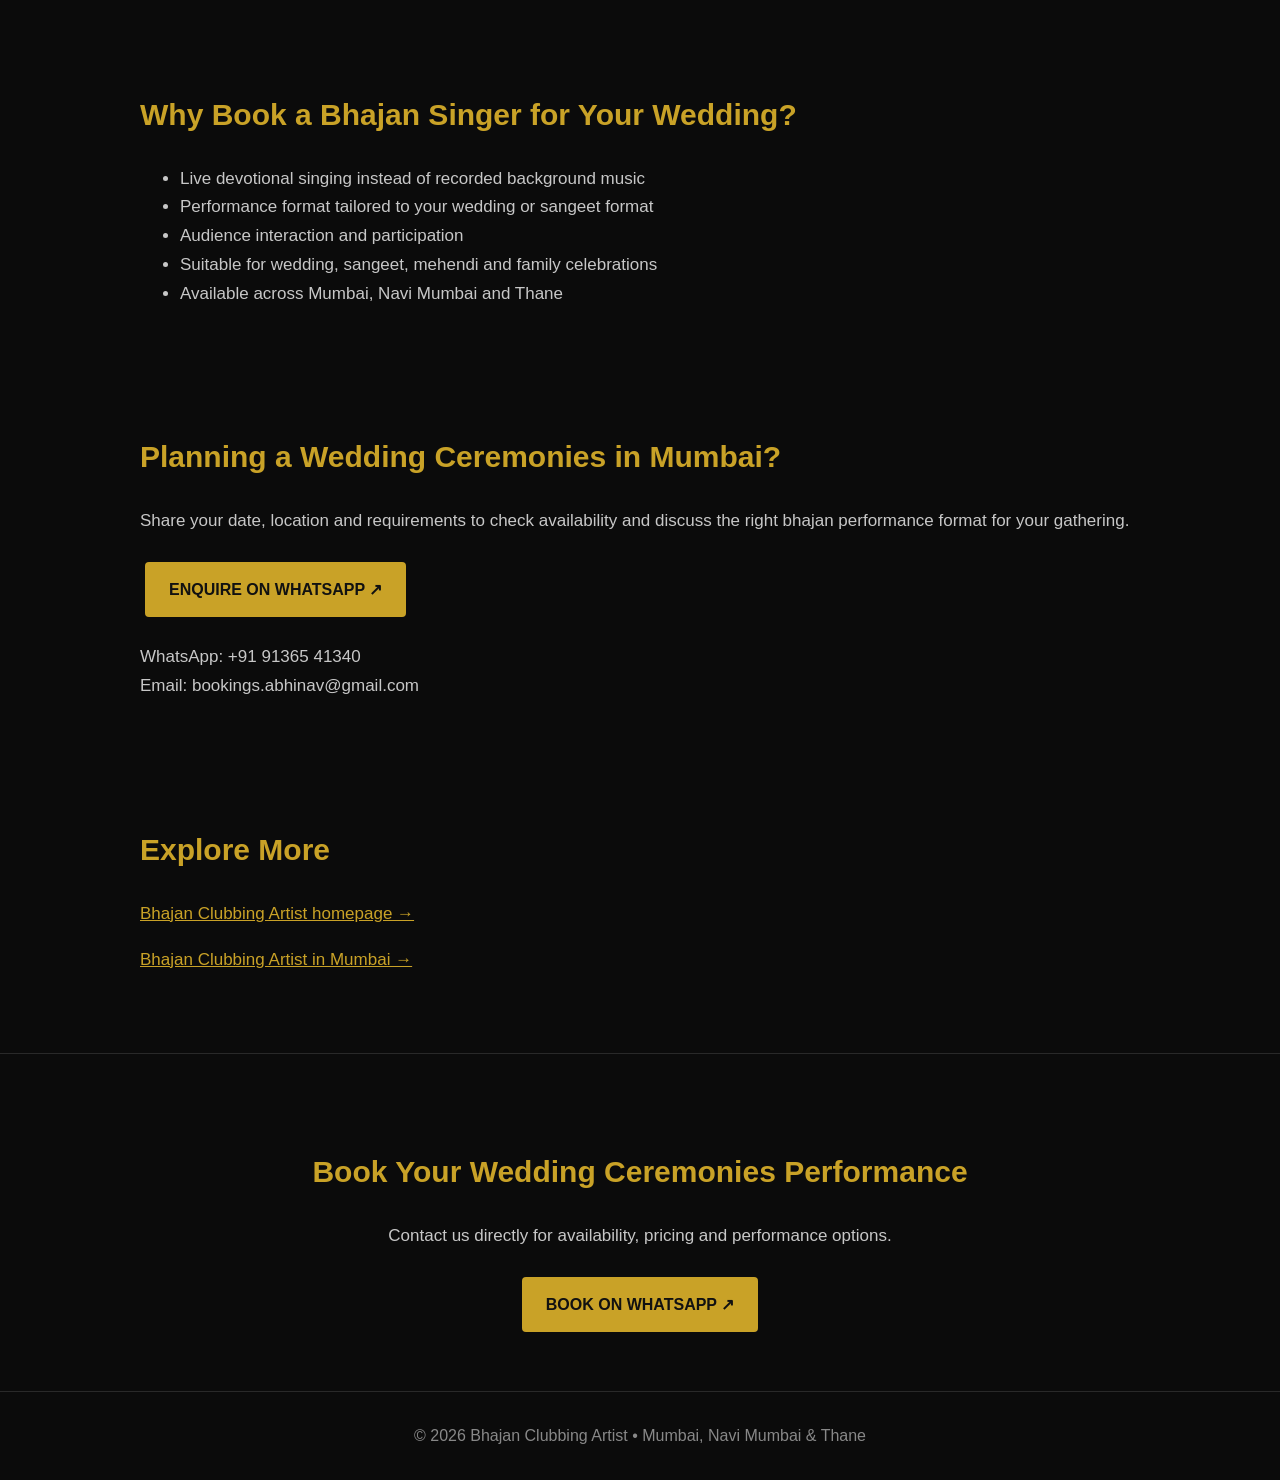
<file: bhajan-singer-wedding-sangeet-mumbai.html>
<!doctype html>
<html lang="en">
<head>
  <meta charset="utf-8">
  <meta name="viewport" content="width=device-width, initial-scale=1">

  <title>Bhajan Singer for Wedding & Sangeet in Mumbai | Live Bhajan</title>

  <meta name="description" content="Book a bhajan singer for weddings and sangeet in Mumbai, Navi Mumbai and Thane. Live bhajan, devotional singing and bhajan jamming for wedding celebrations and pre-wedding events.">

  <link rel="canonical" href="https://bhajanclubbingartist.com/bhajan-singer-wedding-sangeet-mumbai.html">

  <meta property="og:title" content="Bhajan Singer for Wedding & Sangeet in Mumbai | Live Bhajan">
  <meta property="og:description" content="Live bhajan and devotional singing for weddings, sangeet, mehendi, family celebrations and pre-wedding events in Mumbai, Navi Mumbai and Thane.">
  <meta property="og:url" content="https://bhajanclubbingartist.com/bhajan-singer-wedding-sangeet-mumbai.html">
  <meta property="og:type" content="website">

  <style>
    * { box-sizing: border-box; }
    body {
      margin: 0;
      font-family: Arial, sans-serif;
      background: #0b0b0b;
      color: #f5f5f5;
      line-height: 1.7;
    }
    .container { width: min(1000px, 92%); margin: auto; }
    header {
      padding: 22px 0;
      border-bottom: 1px solid #252525;
    }
    .logo {
      color: #c9a227;
      font-size: 21px;
      font-weight: 700;
      text-decoration: none;
    }
    .hero {
      padding: 75px 0 55px;
      text-align: center;
    }
    .label {
      color: #c9a227;
      font-size: 13px;
      letter-spacing: 2px;
      font-weight: 700;
      margin-bottom: 18px;
    }
    h1 {
      font-size: clamp(34px, 6vw, 60px);
      line-height: 1.1;
      margin: 0 auto 22px;
      max-width: 900px;
    }
    h2 {
      color: #c9a227;
      margin-top: 42px;
      font-size: 30px;
    }
    h3 { color: #fff; }
    p, li { color: #c7c7c7; font-size: 17px; }
    .hero p { max-width: 800px; margin: 0 auto 24px; }
    .btn {
      display: inline-block;
      margin: 9px 5px;
      padding: 14px 24px;
      text-decoration: none;
      font-weight: 700;
      border-radius: 4px;
    }
    .primary { background: #c9a227; color: #111; }
    .secondary { border: 1px solid #c9a227; color: #c9a227; }
    section { padding: 32px 0; }
    .grid {
      display: grid;
      grid-template-columns: repeat(2, 1fr);
      gap: 18px;
      margin-top: 24px;
    }
    .card {
      border: 1px solid #292929;
      padding: 22px;
      border-radius: 6px;
      background: #111;
    }
    .price {
      color: #c9a227;
      font-size: 21px;
      font-weight: 700;
    }
    .booking {
      text-align: center;
      border-top: 1px solid #292929;
      margin-top: 30px;
      padding: 50px 0;
    }
    footer {
      padding: 30px 0;
      border-top: 1px solid #292929;
      text-align: center;
      color: #888;
    }
    footer a { color: #aaa; }
    @media (max-width: 700px) {
      .grid { grid-template-columns: 1fr; }
      .hero { padding: 55px 0 40px; }
    }
  </style>

  <script type="application/ld+json">
  {
    "@context": "https://schema.org",
    "@type": "Service",
    "name": "Bhajan Singer for Wedding & Sangeet in Mumbai",
    "provider": {
      "@type": "LocalBusiness",
      "name": "Bhajan Clubbing Artist",
      "url": "https://bhajanclubbingartist.com/",
      "telephone": "+91 91365 41340"
    },
    "serviceType": "Bhajan Singer for Wedding Ceremonies",
    "areaServed": [
      { "@type": "City", "name": "Mumbai" },
      { "@type": "City", "name": "Navi Mumbai" },
      { "@type": "City", "name": "Thane" }
    ],
    "url": "https://bhajanclubbingartist.com/bhajan-singer-wedding-sangeet-mumbai.html"
  }
  </script>
</head>

<body>

<header>
  <div class="container">
    <a class="logo" href="https://bhajanclubbingartist.com/">
      BHAJAN CLUBBING ARTIST
    </a>
  </div>
</header>

<main>

<section class="hero">
  <div class="container">
    <div class="label">WEDDING & SANGEET • LIVE BHAJAN • MUMBAI</div>

    <h1>Bhajan Singer for Wedding & Sangeet in Mumbai</h1>

    <p>
      Book a live bhajan singer for weddings, sangeet, mehendi, family celebrations
      and pre-wedding events in Mumbai, Navi Mumbai and Thane.
    </p>

    <p>
      Create a memorable wedding celebration with soulful bhajan singing, audience
      participation and a performance format suited to your venue and event.
    </p>

    <p><strong class="price">Starting from ₹15,000</strong></p>

    <a class="btn primary" href="https://wa.me/919136541340">
      CHECK AVAILABILITY ↗
    </a>

    <a class="btn secondary" href="https://bhajanclubbingartist.com/">
      VIEW MAIN WEBSITE
    </a>
  </div>
</section>

<section>
  <div class="container">
    <h2>Live Bhajan for Weddings & Sangeet</h2>

    <p>
      A wedding or sangeet celebration can become a more engaging musical experience with
      live devotional singing. Bhajan Clubbing Artist provides live bhajan, bhajan
      clubbing and bhajan jamming for wedding functions, sangeet and family celebrations.
    </p>

    <p>
      The performance can be planned around your preferred bhajans, event
      format, venue size, event duration and the kind of audience participation
      you want from family and guests.
    </p>
  </div>
</section>

<section>
  <div class="container">
    <h2>Wedding & Sangeet Events We Perform At</h2>

    <div class="grid">
      <div class="card">
        <h3>Wedding Ceremonies</h3>
        <p>
          Live devotional singing for regular or special family satsang
          gatherings at home.
        </p>
      </div>

      <div class="card">
        <h3>Sangeet & Mehendi</h3>
        <p>
          Bhajan singing for puja, spiritual occasions and family devotional
          celebrations.
        </p>
      </div>

      <div class="card">
        <h3>Family Wedding Celebrations</h3>
        <p>
          Live bhajan performances for intimate jagran, bhajan sandhya and
          devotional evenings.
        </p>
      </div>

      <div class="card">
        <h3>Bhajan Clubbing & Jamming</h3>
        <p>
          A flexible live music format for birthdays, anniversaries and other
          family celebrations with a devotional theme.
        </p>
      </div>
    </div>
  </div>
</section>

<section>
  <div class="container">
    <h2>Why Book a Bhajan Singer for Your Wedding?</h2>

    <ul>
      <li>Live devotional singing instead of recorded background music</li>
      <li>Performance format tailored to your wedding or sangeet format</li>
      <li>Audience interaction and participation</li>
      <li>Suitable for wedding, sangeet, mehendi and family celebrations</li>
      <li>Available across Mumbai, Navi Mumbai and Thane</li>
    </ul>
  </div>
</section>

<section>
  <div class="container">
    <h2>Planning a Wedding Ceremonies in Mumbai?</h2>

    <p>
      Share your date, location and requirements to check availability and
      discuss the right bhajan performance format for your gathering.
    </p>

    <a class="btn primary" href="https://wa.me/919136541340">
      ENQUIRE ON WHATSAPP ↗
    </a>

    <p>
      WhatsApp: +91 91365 41340<br>
      Email: bookings.abhinav@gmail.com
    </p>
  </div>
</section>

<section>
  <div class="container">
    <h2>Explore More</h2>
    <p>
      <a href="https://bhajanclubbingartist.com/" style="color:#c9a227;">
        Bhajan Clubbing Artist homepage →
      </a>
    </p>
    <p>
      <a href="https://bhajanclubbingartist.com/bhajan-clubbing-artist-mumbai.html" style="color:#c9a227;">
        Bhajan Clubbing Artist in Mumbai →
      </a>
    </p>
  </div>
</section>

<section class="booking">
  <div class="container">
    <h2>Book Your Wedding Ceremonies Performance</h2>
    <p>
      Contact us directly for availability, pricing and performance options.
    </p>
    <a class="btn primary" href="https://wa.me/919136541340">
      BOOK ON WHATSAPP ↗
    </a>
  </div>
</section>

</main>

<footer>
  <div class="container">
    © 2026 Bhajan Clubbing Artist • Mumbai, Navi Mumbai & Thane
  </div>
</footer>

</body>
</html>
</file>
<file: style.css>
*{box-sizing:border-box}html{scroll-behavior:smooth}body{margin:0;background:#0a0a0b;color:#f7f3ec;font-family:"DM Sans",sans-serif;line-height:1.6;overflow-x:hidden}a{color:inherit;text-decoration:none}.site-header{position:fixed;top:0;left:0;right:0;z-index:20;display:flex;align-items:center;justify-content:space-between;padding:18px 5vw;background:rgba(8,8,9,.72);backdrop-filter:blur(14px);border-bottom:1px solid rgba(255,255,255,.08)}.brand{display:flex;align-items:center;gap:12px}.brand-mark{width:42px;height:42px;border:1px solid #e9a83b;border-radius:50%;display:grid;place-items:center;color:#f3b03f;font-weight:700}.brand-name{font-size:14px;line-height:1.05;letter-spacing:1px}.brand-name strong{color:#e9a83b}.nav{display:flex;gap:26px;align-items:center;font-size:13px;text-transform:uppercase;letter-spacing:1px}.nav a{opacity:.85}.nav a:hover{color:#f3b03f}.nav-cta{border:1px solid #e9a83b;padding:9px 15px!important;border-radius:999px;color:#f3b03f!important}.menu-btn{display:none;background:none;border:0;color:white;font-size:27px}.hero{min-height:100svh;display:flex;align-items:center;position:relative;background-image:url("IMG_0956.JPEG");background-size:cover;background-position:center}.hero-overlay{position:absolute;inset:0;background:linear-gradient(90deg,rgba(3,6,7,.95) 0%,rgba(3,6,7,.72) 48%,rgba(3,6,7,.2) 100%),linear-gradient(0deg,rgba(0,0,0,.65),transparent 55%)}.hero-content{position:relative;z-index:1;width:min(760px,90%);margin-left:7vw;padding-top:70px}.eyebrow,.section-label{color:#e9a83b;font-size:12px;letter-spacing:4px;font-weight:700}.eyebrow{margin-bottom:24px}.hero h1{font-family:"DM Sans",sans-serif;font-size:clamp(58px,9vw,118px);line-height:.86;margin:0 0 30px;letter-spacing:-5px}.hero h1 span{color:#f2ae3d}.hero h2{font-family:"Playfair Display",serif;font-size:clamp(23px,3vw,38px);margin:0 0 18px}.hero p{font-size:18px;max-width:650px;color:#d4d1cb}.hero-actions{display:flex;gap:14px;flex-wrap:wrap;margin-top:28px}.btn{display:inline-flex;align-items:center;justify-content:center;gap:12px;min-height:54px;padding:14px 24px;border:0;border-radius:2px;text-transform:uppercase;letter-spacing:2px;font-size:12px;font-weight:700;cursor:pointer}.btn-primary{background:#f2ae3d;color:#101010}.btn-primary:hover{background:#ffc15c}.btn-ghost{border:1px solid rgba(255,255,255,.45);background:rgba(0,0,0,.2)}.section{padding:110px 7vw}.section.dark{background:#101012}.two-col{display:grid;grid-template-columns:1fr 1fr;gap:8vw;align-items:start;margin-top:40px}.section h2{font-size:clamp(36px,5vw,72px);line-height:1.02;margin:0;letter-spacing:-2px}.section h2 span{color:#e9a83b}.copy{font-size:18px;color:#c7c3bd;max-width:620px}.text-link{color:#f2ae3d;font-weight:700}.experience-grid{display:grid;grid-template-columns:1fr 1fr;gap:8vw;margin-top:45px}.feature{display:flex;gap:22px;padding:22px 0;border-bottom:1px solid rgba(255,255,255,.12)}.feature b{color:#e9a83b}.feature h3{margin:0 0 5px;font-size:20px}.feature p{margin:0;color:#a9a6a0}.section-title{margin:20px 0 45px!important}.cards{display:grid;grid-template-columns:repeat(4,1fr);gap:16px}.card{min-height:250px;padding:28px;border:1px solid rgba(255,255,255,.12);background:#111113}.card span{color:#e9a83b}.card h3{font-size:22px;margin:45px 0 10px}.card p{color:#aaa}.gallery{display:grid;grid-template-columns:repeat(4,1fr);gap:14px}..gallery-item{height:330px;border-radius:2px;overflow:hidden}.gallery-item img{width:100%;height:100%;object-fit:cover;display:block}.g1{background-image:url("https://images.unsplash.com/photo-1501386761578-eac5c94b800a?auto=format&fit=crop&w=800&q=80")}.g2{background-image:url("https://images.unsplash.com/photo-1514525253161-7a46d19cd819?auto=format&fit=crop&w=800&q=80")}.g3{background-image:url("https://images.unsplash.com/photo-1516450360452-9312f5e86fc7?auto=format&fit=crop&w=800&q=80")}.g4{background-image:url("https://images.unsplash.com/photo-1493225457124-a3eb161ffa5f?auto=format&fit=crop&w=800&q=80")}.note{color:#888;font-size:13px;margin-top:14px}.quote{max-width:950px;font-family:"Playfair Display",serif;font-size:clamp(30px,5vw,58px);line-height:1.15;margin:30px 0}.quote-by{color:#e9a83b;letter-spacing:3px;font-size:12px}.booking-grid{margin-top:35px}.contact-mini{display:flex;flex-direction:column;gap:8px;margin-top:30px;color:#e9a83b}.booking-form{display:grid;grid-template-columns:1fr 1fr;gap:15px}.booking-form label{display:flex;flex-direction:column;gap:7px;font-size:12px;letter-spacing:1px;text-transform:uppercase;color:#aaa}.booking-form label:nth-child(5),.booking-form label:nth-child(6),.booking-form button{grid-column:1/-1}.booking-form input,.booking-form textarea{width:100%;background:#111113;border:1px solid #29292d;color:white;padding:14px;font:inherit;border-radius:2px}.footer{padding:55px 7vw;border-top:1px solid rgba(255,255,255,.1);display:flex;align-items:center;gap:25px;flex-wrap:wrap}.footer p{color:#aaa}.footer-links{margin-left:auto;display:flex;gap:20px;flex-wrap:wrap;color:#e9a83b}.footer small{width:100%;color:#666}.footer-brand{margin-right:20px}@media(max-width:850px){.site-header{padding:14px 5vw}.menu-btn{display:block}.nav{display:none;position:absolute;top:70px;left:0;right:0;padding:18px 5vw 24px;background:#0a0a0b;flex-direction:column;align-items:flex-start;gap:18px;border-bottom:1px solid #252529}.nav.open{display:flex}.hero-content{margin-left:6vw;padding-top:95px;width:88%}.hero h1{font-size:clamp(56px,17vw,92px);letter-spacing:-3px}.hero h2{font-size:27px}.hero p{font-size:16px}.section{padding:80px 6vw}.two-col,.experience-grid{grid-template-columns:1fr;gap:35px}.cards{grid-template-columns:1fr 1fr}.gallery{grid-template-columns:1fr 1fr}.gallery-item{height:240px}.booking-form{grid-template-columns:1fr}.booking-form label:nth-child(5),.booking-form label:nth-child(6),.booking-form button{grid-column:auto}.footer-links{margin-left:0}}@media(max-width:520px){.brand-name{font-size:11px}.brand-mark{width:38px;height:38px}.hero{background-position:60% center}.hero-overlay{background:linear-gradient(90deg,rgba(3,6,7,.93),rgba(3,6,7,.38)),linear-gradient(0deg,rgba(0,0,0,.65),transparent)}.hero-content{padding-top:80px}.eyebrow{letter-spacing:3px}.hero h1{font-size:clamp(52px,16vw,74px);line-height:.9;margin-bottom:25px}.hero h2{font-size:24px}.hero p{font-size:15px}.hero-actions .btn{width:100%}.cards,.gallery{grid-template-columns:1fr}.gallery-item{height:300px}.section h2{letter-spacing:-1px}.footer{align-items:flex-start;flex-direction:column}.footer-links{flex-direction:column;gap:6px}}
/* Mobile gallery fix */
@media (max-width: 600px) {
  #gallery > div[style*="grid-template-columns"] {
    grid-template-columns: 1fr !important;
    gap: 16px !important;
  }

  #gallery > div[style*="grid-template-columns"] > div {
    height: auto !important;
  }

  #gallery > div[style*="grid-template-columns"] img {
    width: 100% !important;
    height: auto !important;
    object-fit: contain !important;
    display: block !important;
    border-radius: 4px;
  }
}
/* Fix CHECK AVAILABILITY button text */
.hero-actions .btn-primary {
  color: #000 !important;
  -webkit-text-fill-color: #000 !important;
  font-size: 14px !important;
  opacity: 1 !important;
  visibility: visible !important;
  text-indent: 0 !important;
  letter-spacing: 1px !important;
}

.hero-actions .btn-primary span {
  color: #000 !important;
  -webkit-text-fill-color: #000 !important;
  font-size: 14px !important;
  opacity: 1 !important;
  visibility: visible !important;
}

/* Hero background positioning */
@media (min-width: 851px) {
  .hero {
    background-position: 25% center;
  }
}

@media (max-width: 850px) {
  .hero {
    background-position: 10% center;
  }
}


/* FINAL BRAND PALETTE */
:root{--navy:#102A43;--ivory:#F8F4EE;--rose:#B86F67;--copper:#D8A398;--cream:#FFFDFC;--muted:#526575}
body{background:var(--ivory);color:var(--navy)}
.site-header{background:rgba(248,244,238,.95);border-bottom-color:rgba(16,42,67,.12);box-shadow:0 4px 24px rgba(16,42,67,.06)}
.brand img{width:62px!important;height:62px!important}.menu-btn{color:var(--navy)}.nav a{color:var(--navy)}.nav a:hover{color:var(--rose)}.nav-cta{border-color:var(--navy);color:var(--navy)!important}.nav-cta:hover{background:var(--navy);color:var(--ivory)!important}
.hero-overlay{background:linear-gradient(90deg,rgba(16,42,67,.96) 0%,rgba(16,42,67,.84) 46%,rgba(16,42,67,.38) 100%),linear-gradient(0deg,rgba(16,42,67,.72),rgba(16,42,67,.10) 58%)}
.eyebrow,.section-label{color:var(--copper)}.hero h1,.hero h2{color:var(--ivory)}.hero h1 span{color:var(--copper)}.hero p{color:#F1EAE2}.hero-content p[style*="c9a227"]{color:var(--copper)!important}.hero-content p[style*="#aaa"]{color:#E5DDD5!important}.hero-content p a{color:var(--copper)!important}
.btn-primary{background:var(--ivory);color:var(--navy)!important;border-color:var(--ivory)}.btn-primary:hover{background:var(--copper);border-color:var(--copper)}.btn-ghost{border-color:rgba(248,244,238,.7);background:rgba(16,42,67,.18);color:var(--ivory)}.btn-ghost:hover{background:var(--ivory);color:var(--navy)}
.section{background:var(--ivory);color:var(--navy)}.section.dark{background:var(--navy);color:var(--ivory)}.section h2 span{color:var(--rose)}.copy{color:#465B6E}.dark .copy{color:#D9E0E6}.text-link{color:var(--rose)}.feature{border-bottom-color:rgba(248,244,238,.18)}.feature b,.card span,.contact-mini{color:var(--rose)}.feature p{color:#D0D9E0}
.card{border-color:rgba(16,42,67,.13);background:var(--cream);box-shadow:0 8px 30px rgba(16,42,67,.05)}.card p{color:var(--muted)}.gallery-item{border-radius:4px}.quote-by{color:var(--copper)}.note{color:#6C7882}
.booking-form label{color:var(--muted)}.booking-form input,.booking-form select,.booking-form textarea{background:var(--cream);border-color:#C8D0D6;color:var(--navy)}.booking-form input:focus,.booking-form select:focus,.booking-form textarea:focus{border-color:var(--rose);box-shadow:0 0 0 3px rgba(184,111,103,.10)}.booking-form input::placeholder,.booking-form textarea::placeholder{color:#87939C}.booking-form button{background:var(--navy);color:var(--ivory);border-color:var(--navy)}.booking-form button:hover{background:var(--rose);border-color:var(--rose)}
.footer{background:var(--navy);color:var(--ivory);border-top-color:rgba(248,244,238,.12)}.footer p{color:#D0D9E0}.footer-links{color:var(--copper)}.footer small{color:#AAB8C2}
@media(max-width:850px){.nav{background:var(--ivory);border-bottom-color:rgba(16,42,67,.12)}.brand img{width:58px!important;height:58px!important}}@media(max-width:520px){.brand img{width:56px!important;height:56px!important}.hero-overlay{background:linear-gradient(90deg,rgba(16,42,67,.94),rgba(16,42,67,.50)),linear-gradient(0deg,rgba(16,42,67,.70),transparent)}}
</file>
